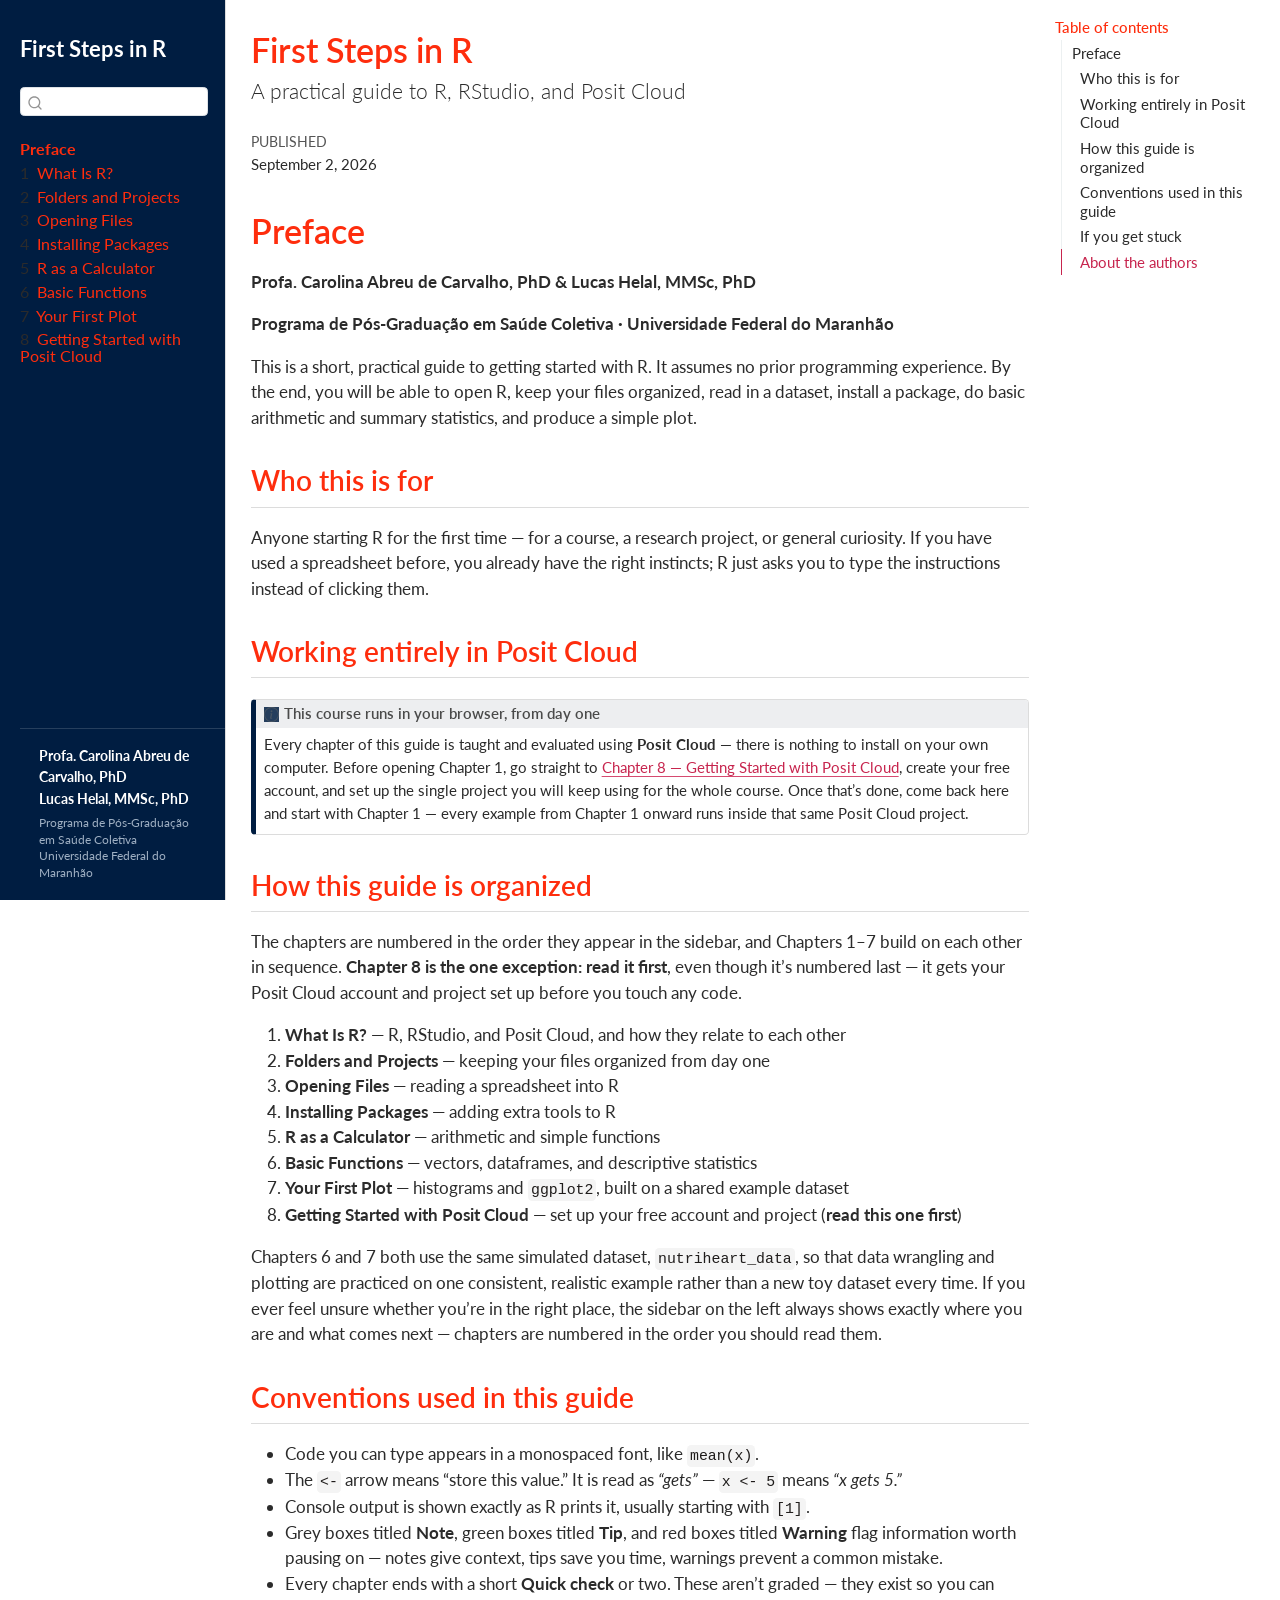
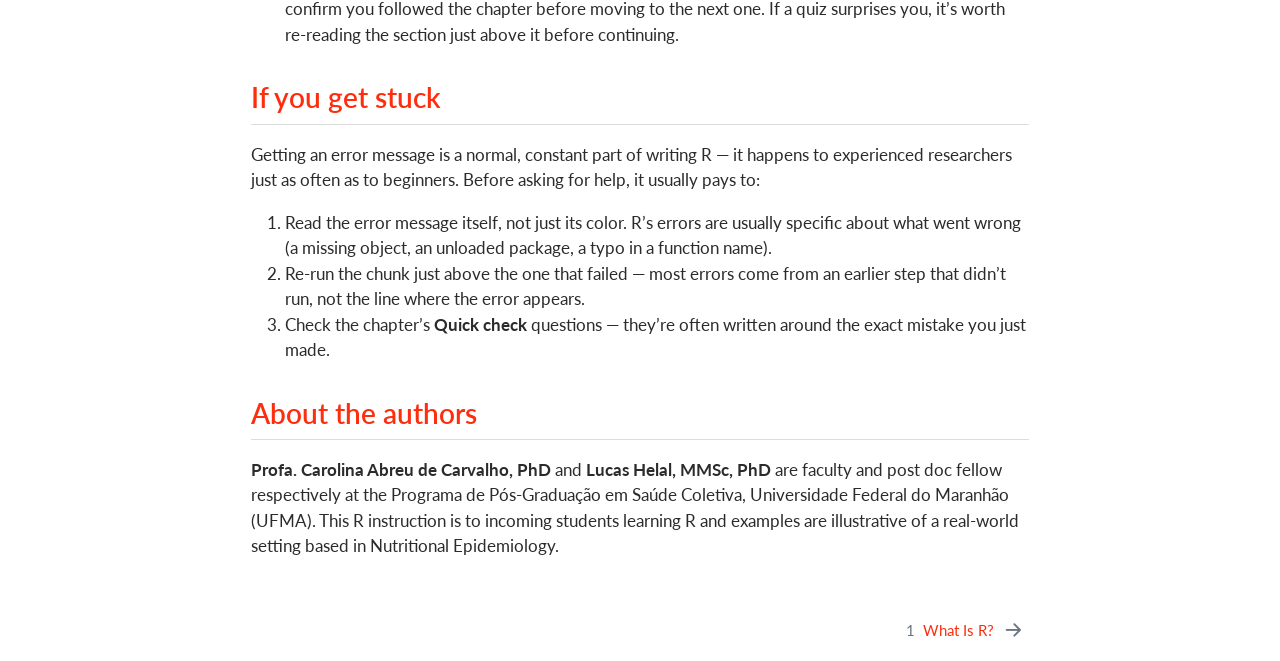
<file: docs/index.html>
<!DOCTYPE html>
<html xmlns="http://www.w3.org/1999/xhtml" lang="en" xml:lang="en"><head>

<meta charset="utf-8">
<meta name="generator" content="quarto-1.10.18">

<meta name="viewport" content="width=device-width, initial-scale=1.0, user-scalable=yes">

<meta name="dcterms.date" content="2026-09-02">

<title>First Steps in R</title>
<style>
/* Default styles provided by pandoc.
** See https://pandoc.org/MANUAL.html#variables-for-html for config info.
*/
span.smallcaps{font-variant: small-caps;}
div.columns{display: flex; gap: 1.5em;}
div.column{flex: auto;}
@media screen {
div.columns{gap: min(4vw, 1.5em);}
div.column{overflow-x: auto;}
}
div.hanging-indent{margin-left: 1.5em; text-indent: -1.5em;}
ul.task-list{list-style: none;}
ul.task-list li input[type="checkbox"] {
  width: 0.8em;
  margin: 0 0.8em 0.2em -1em; /* quarto-specific, see https://github.com/quarto-dev/quarto-cli/issues/4556 */ 
  vertical-align: middle;
}
</style>


<script src="site_libs/quarto-nav/quarto-nav.js"></script>
<script src="site_libs/quarto-nav/headroom.min.js"></script>
<script src="site_libs/clipboard/clipboard.min.js"></script>
<script src="site_libs/quarto-search/autocomplete.umd.js"></script>
<script src="site_libs/quarto-search/fuse.min.js"></script>
<script src="site_libs/quarto-search/quarto-search.js"></script>
<meta name="quarto:offset" content="./">
<link href="./01-what-is-r.html" rel="next">
<script src="site_libs/quarto-html/quarto.js" type="module"></script>
<script src="site_libs/quarto-html/tabsets/tabsets.js" type="module"></script>
<script src="site_libs/quarto-html/popper.min.js"></script>
<script src="site_libs/quarto-html/tippy.umd.min.js"></script>
<script src="site_libs/quarto-html/anchor.min.js"></script>
<link href="site_libs/quarto-html/tippy.css" rel="stylesheet">
<link href="site_libs/quarto-html/quarto-syntax-highlighting-3eb597036da341c70c29541d6edf80e9.css" rel="stylesheet" id="quarto-text-highlighting-styles">
<script src="site_libs/bootstrap/bootstrap.min.js"></script>
<link href="site_libs/bootstrap/bootstrap-icons.css" rel="stylesheet">
<link href="site_libs/bootstrap/bootstrap-fb699e119766c5307384d4a9fedd9ae5.min.css" rel="stylesheet" append-hash="true" id="quarto-bootstrap" data-mode="light">
<script id="quarto-search-options" type="application/json">{
  "location": "sidebar",
  "copy-button": false,
  "collapse-after": 3,
  "panel-placement": "start",
  "type": "textbox",
  "limit": 50,
  "keyboard-shortcut": [
    "f",
    "/",
    "s"
  ],
  "show-item-context": false,
  "language": {
    "search-no-results-text": "No results",
    "search-matching-documents-text": "matching documents",
    "search-copy-link-title": "Copy link to search",
    "search-hide-matches-text": "Hide additional matches",
    "search-more-match-text": "more match in this document",
    "search-more-matches-text": "more matches in this document",
    "search-clear-button-title": "Clear",
    "search-text-placeholder": "",
    "search-detached-cancel-button-title": "Cancel",
    "search-submit-button-title": "Submit",
    "search-label": "Search"
  }
}</script>


</head>

<body class="nav-sidebar docked quarto-light">

<div id="quarto-search-results"></div>
  <header id="quarto-header" class="headroom fixed-top">
  <nav class="quarto-secondary-nav">
    <div class="container-fluid d-flex">
      <button type="button" class="quarto-btn-toggle btn" data-bs-toggle="collapse" role="button" data-bs-target=".quarto-sidebar-collapse-item" aria-controls="quarto-sidebar" aria-expanded="false" aria-label="Toggle sidebar navigation" onclick="if (window.quartoToggleHeadroom) { window.quartoToggleHeadroom(); }">
        <i class="bi bi-layout-text-sidebar-reverse"></i>
      </button>
        <nav class="quarto-page-breadcrumbs" aria-label="breadcrumb"><ol class="breadcrumb"><li class="breadcrumb-item"><a href="./index.html">Preface</a></li></ol></nav>
        <a class="flex-grow-1" role="navigation" data-bs-toggle="collapse" data-bs-target=".quarto-sidebar-collapse-item" aria-controls="quarto-sidebar" aria-expanded="false" aria-label="Toggle sidebar navigation" onclick="if (window.quartoToggleHeadroom) { window.quartoToggleHeadroom(); }">      
        </a>
      <button type="button" class="btn quarto-search-button" aria-label="Search" onclick="window.quartoOpenSearch();">
        <i class="bi bi-search"></i>
      </button>
    </div>
  </nav>
</header>
<!-- content -->
<div id="quarto-content" class="quarto-container page-columns page-rows-contents page-layout-article">
<!-- sidebar -->
  <nav id="quarto-sidebar" class="sidebar collapse collapse-horizontal quarto-sidebar-collapse-item sidebar-navigation docked overflow-auto">
    <div class="pt-lg-2 mt-2 text-left sidebar-header">
    <div class="sidebar-title mb-0 py-0">
      <a href="./">First Steps in R</a> 
    </div>
      </div>
        <div class="mt-2 flex-shrink-0 align-items-center">
        <div class="sidebar-search">
        <div id="quarto-search" class="" title="Search"></div>
        </div>
        </div>
    <div class="sidebar-menu-container"> 
    <ul class="list-unstyled mt-1">
        <li class="sidebar-item">
  <div class="sidebar-item-container"> 
  <a href="./index.html" class="sidebar-item-text sidebar-link active">
 <span class="menu-text">Preface</span></a>
  </div>
</li>
        <li class="sidebar-item">
  <div class="sidebar-item-container"> 
  <a href="./01-what-is-r.html" class="sidebar-item-text sidebar-link">
 <span class="menu-text"><span class="chapter-number">1</span>&nbsp; <span class="chapter-title">What Is R?</span></span></a>
  </div>
</li>
        <li class="sidebar-item">
  <div class="sidebar-item-container"> 
  <a href="./02-folders.html" class="sidebar-item-text sidebar-link">
 <span class="menu-text"><span class="chapter-number">2</span>&nbsp; <span class="chapter-title">Folders and Projects</span></span></a>
  </div>
</li>
        <li class="sidebar-item">
  <div class="sidebar-item-container"> 
  <a href="./03-open-files.html" class="sidebar-item-text sidebar-link">
 <span class="menu-text"><span class="chapter-number">3</span>&nbsp; <span class="chapter-title">Opening Files</span></span></a>
  </div>
</li>
        <li class="sidebar-item">
  <div class="sidebar-item-container"> 
  <a href="./04-packages.html" class="sidebar-item-text sidebar-link">
 <span class="menu-text"><span class="chapter-number">4</span>&nbsp; <span class="chapter-title">Installing Packages</span></span></a>
  </div>
</li>
        <li class="sidebar-item">
  <div class="sidebar-item-container"> 
  <a href="./05-calculator.html" class="sidebar-item-text sidebar-link">
 <span class="menu-text"><span class="chapter-number">5</span>&nbsp; <span class="chapter-title">R as a Calculator</span></span></a>
  </div>
</li>
        <li class="sidebar-item">
  <div class="sidebar-item-container"> 
  <a href="./06-functions.html" class="sidebar-item-text sidebar-link">
 <span class="menu-text"><span class="chapter-number">6</span>&nbsp; <span class="chapter-title">Basic Functions</span></span></a>
  </div>
</li>
        <li class="sidebar-item">
  <div class="sidebar-item-container"> 
  <a href="./07-plot.html" class="sidebar-item-text sidebar-link">
 <span class="menu-text"><span class="chapter-number">7</span>&nbsp; <span class="chapter-title">Your First Plot</span></span></a>
  </div>
</li>
        <li class="sidebar-item">
  <div class="sidebar-item-container"> 
  <a href="./08-posit-cloud.html" class="sidebar-item-text sidebar-link">
 <span class="menu-text"><span class="chapter-number">8</span>&nbsp; <span class="chapter-title">Getting Started with Posit Cloud</span></span></a>
  </div>
</li>
    </ul>
    </div>
</nav>
<div id="quarto-sidebar-glass" class="quarto-sidebar-collapse-item" data-bs-toggle="collapse" data-bs-target=".quarto-sidebar-collapse-item"></div>
<!-- margin-sidebar -->
    <div id="quarto-margin-sidebar" class="sidebar margin-sidebar">
        <nav id="TOC" role="doc-toc" class="toc-active">
    <h2 id="toc-title">Table of contents</h2>
   
  <ul>
  <li><a href="#preface" id="toc-preface" class="nav-link active" data-scroll-target="#preface">Preface</a>
  <ul class="collapse">
  <li><a href="#who-this-is-for" id="toc-who-this-is-for" class="nav-link" data-scroll-target="#who-this-is-for">Who this is for</a></li>
  <li><a href="#working-entirely-in-posit-cloud" id="toc-working-entirely-in-posit-cloud" class="nav-link" data-scroll-target="#working-entirely-in-posit-cloud">Working entirely in Posit Cloud</a></li>
  <li><a href="#how-this-guide-is-organized" id="toc-how-this-guide-is-organized" class="nav-link" data-scroll-target="#how-this-guide-is-organized">How this guide is organized</a></li>
  <li><a href="#conventions-used-in-this-guide" id="toc-conventions-used-in-this-guide" class="nav-link" data-scroll-target="#conventions-used-in-this-guide">Conventions used in this guide</a></li>
  <li><a href="#if-you-get-stuck" id="toc-if-you-get-stuck" class="nav-link" data-scroll-target="#if-you-get-stuck">If you get stuck</a></li>
  <li><a href="#about-the-authors" id="toc-about-the-authors" class="nav-link" data-scroll-target="#about-the-authors">About the authors</a></li>
  </ul></li>
  </ul>
</nav>
    </div>
<!-- main -->
<main class="content" id="quarto-document-content">

<header id="title-block-header" class="quarto-title-block default">
<div class="quarto-title">
<h1 class="title">First Steps in R</h1>
<p class="subtitle lead">A practical guide to R, RStudio, and Posit Cloud</p>
</div>



<div class="quarto-title-meta">

    
    <div>
    <div class="quarto-title-meta-heading">Published</div>
    <div class="quarto-title-meta-contents">
      <p class="date">September 2, 2026</p>
    </div>
  </div>
  
    
  </div>
  


</header>


<section id="preface" class="level1 unnumbered">
<h1 class="unnumbered">Preface</h1>
<p><strong>Profa. Carolina Abreu de Carvalho, PhD &amp; Lucas Helal, MMSc, PhD</strong></p>
<p><strong>Programa de Pós-Graduação em Saúde Coletiva · Universidade Federal do Maranhão</strong></p>
<p>This is a short, practical guide to getting started with R. It assumes no prior programming experience. By the end, you will be able to open R, keep your files organized, read in a dataset, install a package, do basic arithmetic and summary statistics, and produce a simple plot.</p>
<section id="who-this-is-for" class="level2">
<h2 class="anchored" data-anchor-id="who-this-is-for">Who this is for</h2>
<p>Anyone starting R for the first time — for a course, a research project, or general curiosity. If you have used a spreadsheet before, you already have the right instincts; R just asks you to type the instructions instead of clicking them.</p>
</section>
<section id="working-entirely-in-posit-cloud" class="level2">
<h2 class="anchored" data-anchor-id="working-entirely-in-posit-cloud">Working entirely in Posit Cloud</h2>
<div class="callout callout-style-default callout-note callout-titled">
<div class="callout-header d-flex align-content-center">
<div class="callout-icon-container">
<i class="callout-icon"></i>
</div>
<div class="callout-title-container flex-fill">
<span class="screen-reader-only">Note</span>This course runs in your browser, from day one
</div>
</div>
<div class="callout-body-container callout-body">
<p>Every chapter of this guide is taught and evaluated using <strong>Posit Cloud</strong> — there is nothing to install on your own computer. Before opening Chapter 1, go straight to <strong><a href="./08-posit-cloud.html">Chapter 8 — Getting Started with Posit Cloud</a></strong>, create your free account, and set up the single project you will keep using for the whole course. Once that’s done, come back here and start with Chapter 1 — every example from Chapter 1 onward runs inside that same Posit Cloud project.</p>
</div>
</div>
</section>
<section id="how-this-guide-is-organized" class="level2">
<h2 class="anchored" data-anchor-id="how-this-guide-is-organized">How this guide is organized</h2>
<p>The chapters are numbered in the order they appear in the sidebar, and Chapters 1–7 build on each other in sequence. <strong>Chapter 8 is the one exception: read it first</strong>, even though it’s numbered last — it gets your Posit Cloud account and project set up before you touch any code.</p>
<ol type="1">
<li><strong>What Is R?</strong> — R, RStudio, and Posit Cloud, and how they relate to each other</li>
<li><strong>Folders and Projects</strong> — keeping your files organized from day one</li>
<li><strong>Opening Files</strong> — reading a spreadsheet into R</li>
<li><strong>Installing Packages</strong> — adding extra tools to R</li>
<li><strong>R as a Calculator</strong> — arithmetic and simple functions</li>
<li><strong>Basic Functions</strong> — vectors, dataframes, and descriptive statistics</li>
<li><strong>Your First Plot</strong> — histograms and <code>ggplot2</code>, built on a shared example dataset</li>
<li><strong>Getting Started with Posit Cloud</strong> — set up your free account and project (<strong>read this one first</strong>)</li>
</ol>
<p>Chapters 6 and 7 both use the same simulated dataset, <code>nutriheart_data</code>, so that data wrangling and plotting are practiced on one consistent, realistic example rather than a new toy dataset every time. If you ever feel unsure whether you’re in the right place, the sidebar on the left always shows exactly where you are and what comes next — chapters are numbered in the order you should read them.</p>
</section>
<section id="conventions-used-in-this-guide" class="level2">
<h2 class="anchored" data-anchor-id="conventions-used-in-this-guide">Conventions used in this guide</h2>
<ul>
<li>Code you can type appears in a monospaced font, like <code>mean(x)</code>.</li>
<li>The <code>&lt;-</code> arrow means “store this value.” It is read as <em>“gets”</em> — <code>x &lt;- 5</code> means <em>“x gets 5.”</em></li>
<li>Console output is shown exactly as R prints it, usually starting with <code>[1]</code>.</li>
<li>Grey boxes titled <strong>Note</strong>, green boxes titled <strong>Tip</strong>, and red boxes titled <strong>Warning</strong> flag information worth pausing on — notes give context, tips save you time, warnings prevent a common mistake.</li>
<li>Every chapter ends with a short <strong>Quick check</strong> or two. These aren’t graded — they exist so you can confirm you followed the chapter before moving to the next one. If a quiz surprises you, it’s worth re-reading the section just above it before continuing.</li>
</ul>
</section>
<section id="if-you-get-stuck" class="level2">
<h2 class="anchored" data-anchor-id="if-you-get-stuck">If you get stuck</h2>
<p>Getting an error message is a normal, constant part of writing R — it happens to experienced researchers just as often as to beginners. Before asking for help, it usually pays to:</p>
<ol type="1">
<li>Read the error message itself, not just its color. R’s errors are usually specific about what went wrong (a missing object, an unloaded package, a typo in a function name).</li>
<li>Re-run the chunk just above the one that failed — most errors come from an earlier step that didn’t run, not the line where the error appears.</li>
<li>Check the chapter’s <strong>Quick check</strong> questions — they’re often written around the exact mistake you just made.</li>
</ol>
</section>
<section id="about-the-authors" class="level2">
<h2 class="anchored" data-anchor-id="about-the-authors">About the authors</h2>
<p><strong>Profa. Carolina Abreu de Carvalho, PhD</strong> and <strong>Lucas Helal, MMSc, PhD</strong> are faculty and post doc fellow respectively at the Programa de Pós-Graduação em Saúde Coletiva, Universidade Federal do Maranhão (UFMA). This R instruction is to incoming students learning R and examples are illustrative of a real-world setting based in Nutritional Epidemiology.</p>


</section>
</section>

</main> <!-- /main -->
<script>
document.addEventListener("DOMContentLoaded", function () {

  /* ---- collapsible folder tree ---- */
  document.querySelectorAll(".tree-box .node.folder").forEach(function (node) {
    node.addEventListener("click", function () {
      node.parentElement.classList.toggle("closed");
    });
  });

  /* ---- safe arithmetic calculator ---- */
  function safeEval(expr) {
    var allowed = /^[0-9+\-*/^().\s,a-z]*$/i;
    if (!allowed.test(expr)) throw new Error("bad characters");
    var cleaned = expr.replace(/(sqrt|abs|round|floor|ceiling|log|exp)/gi, function (m) {
      return "__" + m.toLowerCase() + "__";
    });
    if (/[a-z]/i.test(cleaned.replace(/__(sqrt|abs|round|floor|ceiling|log|exp)__/gi, ""))) {
      throw new Error("unknown symbol");
    }
    var js = cleaned
      .replace(/__sqrt__/g, "Math.sqrt")
      .replace(/__abs__/g, "Math.abs")
      .replace(/__floor__/g, "Math.floor")
      .replace(/__ceiling__/g, "Math.ceil")
      .replace(/__log__/g, "Math.log")
      .replace(/__exp__/g, "Math.exp")
      .replace(/__round__\(([^,]+),\s*([^)]+)\)/g, "roundTo($1,$2)")
      .replace(/__round__\(([^)]+)\)/g, "Math.round($1)")
      .replace(/\^/g, "**");
    var roundTo = function (x, n) { return Math.round(x * Math.pow(10, n)) / Math.pow(10, n); };
    var fn = new Function("roundTo", "return (" + js + ");");
    var result = fn(roundTo);
    if (typeof result !== "number" || !isFinite(result)) throw new Error("not a number");
    return Math.round(result * 1e6) / 1e6;
  }

  var calcInput = document.getElementById("calcInput");
  var calcOut = document.getElementById("calcOut");
  var calcRun = document.getElementById("calcRun");
  if (calcInput) {
    function runCalc() {
      var expr = calcInput.value.trim();
      if (!expr) return;
      var l1 = document.createElement("div");
      l1.innerHTML = '<span class="prompt">&gt;</span> ' + expr.replace(/</g, "&lt;");
      var l2 = document.createElement("div");
      try {
        var r = safeEval(expr);
        l2.innerHTML = '<span class="ans">[1] ' + r + "</span>";
      } catch (e) {
        l2.innerHTML = '<span class="err">Error: could not evaluate that expression</span>';
      }
      calcOut.innerHTML = "";
      calcOut.appendChild(l1);
      calcOut.appendChild(l2);
    }
    calcRun.addEventListener("click", runCalc);
    calcInput.addEventListener("keydown", function (e) { if (e.key === "Enter") runCalc(); });
    document.querySelectorAll(".calc-box .example").forEach(function (ex) {
      ex.addEventListener("click", function () {
        calcInput.value = ex.getAttribute("data-expr");
        runCalc();
      });
    });
  }

  /* ---- function finder ---- */
  var matcherData = {
    avg:   { label: "mean()",    code: "mean(ages)\n[1] 32.71" },
    rows:  { label: "head()",    code: "head(my_data)\n# shows the first 6 rows" },
    count: { label: "length()",  code: "length(ages)\n[1] 7" },
    shape: { label: "str()",     code: "str(ages)\n num [1:7] 21 34 19 45 30 28 52" },
    range: { label: "min() / max()", code: "min(ages); max(ages)\n[1] 19\n[1] 52" }
  };
  var matcherSelect = document.getElementById("matcherSelect");
  if (matcherSelect) {
    var out = document.getElementById("matcherOut");
    matcherSelect.addEventListener("change", function () {
      var v = matcherSelect.value;
      if (!v) { out.classList.remove("show"); return; }
      out.textContent = matcherData[v].label + "\n\n" + matcherData[v].code;
      out.classList.add("show");
    });
  }

  /* ---- quizzes ---- */
  document.querySelectorAll(".quiz-box").forEach(function (quiz) {
    var opts = quiz.querySelectorAll(".opt");
    var fb = quiz.querySelector(".fb");
    opts.forEach(function (opt) {
      opt.addEventListener("click", function () {
        opts.forEach(function (o) { o.classList.remove("correct", "wrong"); });
        var correct = opt.getAttribute("data-correct") === "true";
        opt.classList.add(correct ? "correct" : "wrong");
        if (!correct) {
          opts.forEach(function (o) { if (o.getAttribute("data-correct") === "true") o.classList.add("correct"); });
        }
        fb.textContent = correct ? "Correct." : "Not quite — the right answer is highlighted above.";
        fb.classList.add("show");
      });
    });
  });

  /* ---- histogram bin demo ---- */
  var svg = document.getElementById("histSvg");
  if (svg) {
    function makeBins(n) {
      var arr = [];
      for (var i = 0; i < n; i++) {
        var x = (i / (n - 1)) * 2 - 1;
        var h = Math.max(6, Math.round(100 * Math.exp(-x * x * 2) + 10 * Math.sin(i * 1.7)));
        arr.push(h);
      }
      return arr;
    }
    function drawHist(n) {
      var heights = makeBins(n);
      var W = 560, H = 240, padB = 28, padT = 8, padX = 16, gap = 5;
      var max = Math.max.apply(null, heights);
      var barW = (W - padX * 2 - gap * (n - 1)) / n;
      var bars = "";
      heights.forEach(function (h, i) {
        var barH = (h / max) * (H - padT - padB);
        var x = padX + i * (barW + gap);
        var y = H - padB - barH;
        bars += '<rect x="' + x + '" y="' + y + '" width="' + barW + '" height="' + barH +
          '" fill="#001D41"></rect>';
      });
      svg.innerHTML = '<line x1="' + padX + '" y1="' + (H - padB) + '" x2="' + (W - padX) + '" y2="' + (H - padB) +
        '" stroke="#ccc" stroke-width="1"/>' + bars;
    }
    drawHist(8);
    document.querySelectorAll(".plot-box .bins button").forEach(function (btn) {
      btn.addEventListener("click", function () {
        document.querySelectorAll(".plot-box .bins button").forEach(function (b) { b.classList.remove("active"); });
        btn.classList.add("active");
        drawHist(parseInt(btn.getAttribute("data-bins"), 10));
      });
    });
  }

  /* ---- sidebar authorship footer ---- */
  (function () {
    var sidebar = document.getElementById("quarto-sidebar");
    if (!sidebar) return;
    var footer = document.createElement("div");
    footer.className = "sidebar-authors";
    footer.innerHTML =
      '<div class="sidebar-authors-names">' +
        '<span>Profa. Carolina Abreu de Carvalho, PhD</span>' +
        '<span>Lucas Helal, MMSc, PhD</span>' +
      '</div>' +
      '<div class="sidebar-authors-affil">' +
        'Programa de P\u00f3s-Gradua\u00e7\u00e3o em Sa\u00fade Coletiva<br>' +
        'Universidade Federal do Maranh\u00e3o' +
      '</div>';
    sidebar.appendChild(footer);
  })();

});
</script>
<script id="quarto-html-after-body" type="application/javascript">
  window.document.addEventListener("DOMContentLoaded", function (event) {
    const icon = "";
    const anchorJS = new window.AnchorJS();
    anchorJS.options = {
      placement: 'right',
      icon: icon
    };
    anchorJS.add('.anchored');
    const isCodeAnnotation = (el) => {
      for (const clz of el.classList) {
        if (clz.startsWith('code-annotation-')) {                     
          return true;
        }
      }
      return false;
    }
    const onCopySuccess = function(e) {
      // button target
      const button = e.trigger;
      // don't keep focus
      button.blur();
      // flash "checked"
      button.classList.add('code-copy-button-checked');
      var currentTitle = button.getAttribute("title");
      button.setAttribute("title", "Copied!");
      let tooltip;
      if (window.bootstrap) {
        button.setAttribute("data-bs-toggle", "tooltip");
        button.setAttribute("data-bs-placement", "left");
        button.setAttribute("data-bs-title", "Copied!");
        tooltip = new bootstrap.Tooltip(button, 
          { trigger: "manual", 
            customClass: "code-copy-button-tooltip",
            offset: [0, -8]});
        tooltip.show();    
      }
      setTimeout(function() {
        if (tooltip) {
          tooltip.hide();
          button.removeAttribute("data-bs-title");
          button.removeAttribute("data-bs-toggle");
          button.removeAttribute("data-bs-placement");
        }
        button.setAttribute("title", currentTitle);
        button.classList.remove('code-copy-button-checked');
      }, 1000);
      // clear code selection
      e.clearSelection();
    }
    const getTextToCopy = function(trigger) {
      const outerScaffold = trigger.parentElement.cloneNode(true);
      const codeEl = outerScaffold.querySelector('code');
      for (const childEl of codeEl.children) {
        if (isCodeAnnotation(childEl)) {
          childEl.remove();
        }
      }
      return codeEl.innerText;
    }
    const clipboard = new window.ClipboardJS('.code-copy-button:not([data-in-quarto-modal])', {
      text: getTextToCopy
    });
    clipboard.on('success', onCopySuccess);
    if (window.document.getElementById('quarto-embedded-source-code-modal')) {
      const clipboardModal = new window.ClipboardJS('.code-copy-button[data-in-quarto-modal]', {
        text: getTextToCopy,
        container: window.document.getElementById('quarto-embedded-source-code-modal')
      });
      clipboardModal.on('success', onCopySuccess);
    }
      var localhostRegex = new RegExp(/^(?:http|https):\/\/localhost\:?[0-9]*\//);
      var mailtoRegex = new RegExp(/^mailto:/);
        var filterRegex = new RegExp('/' + window.location.host + '/');
      var isInternal = (href) => {
          return filterRegex.test(href) || localhostRegex.test(href) || mailtoRegex.test(href);
      }
      // Inspect non-navigation links and adorn them if external
     var links = window.document.querySelectorAll('a[href]:not(.nav-link):not(.navbar-brand):not(.toc-action):not(.sidebar-link):not(.sidebar-item-toggle):not(.pagination-link):not(.no-external):not([aria-hidden]):not(.dropdown-item):not(.quarto-navigation-tool):not(.about-link)');
      for (var i=0; i<links.length; i++) {
        const link = links[i];
        if (!isInternal(link.href)) {
          // undo the damage that might have been done by quarto-nav.js in the case of
          // links that we want to consider external
          if (link.dataset.originalHref !== undefined) {
            link.href = link.dataset.originalHref;
          }
        }
      }
    function tippyHover(el, contentFn, onTriggerFn, onUntriggerFn) {
      const config = {
        allowHTML: true,
        maxWidth: 500,
        delay: 100,
        arrow: false,
        appendTo: function(el) {
            return el.parentElement;
        },
        interactive: true,
        interactiveBorder: 10,
        theme: 'quarto',
        placement: 'bottom-start',
      };
      if (contentFn) {
        config.content = contentFn;
      }
      if (onTriggerFn) {
        config.onTrigger = onTriggerFn;
      }
      if (onUntriggerFn) {
        config.onUntrigger = onUntriggerFn;
      }
      window.tippy(el, config); 
    }
    const noterefs = window.document.querySelectorAll('a[role="doc-noteref"]');
    for (var i=0; i<noterefs.length; i++) {
      const ref = noterefs[i];
      tippyHover(ref, function() {
        // use id or data attribute instead here
        let href = ref.getAttribute('data-footnote-href') || ref.getAttribute('href');
        try { href = new URL(href).hash; } catch {}
        const id = href.replace(/^#\/?/, "");
        const note = window.document.getElementById(id);
        if (note) {
          return note.innerHTML;
        } else {
          return "";
        }
      });
    }
    const xrefs = window.document.querySelectorAll('a.quarto-xref');
    const processXRef = (id, note) => {
      // Strip column container classes
      const stripColumnClz = (el) => {
        el.classList.remove("page-full", "page-columns");
        if (el.children) {
          for (const child of el.children) {
            stripColumnClz(child);
          }
        }
      }
      stripColumnClz(note)
      if (id === null || id.startsWith('sec-')) {
        // Special case sections, only their first couple elements
        const container = document.createElement("div");
        if (note.children && note.children.length > 2) {
          container.appendChild(note.children[0].cloneNode(true));
          for (let i = 1; i < note.children.length; i++) {
            const child = note.children[i];
            if (child.tagName === "P" && child.innerText === "") {
              continue;
            } else {
              container.appendChild(child.cloneNode(true));
              break;
            }
          }
          if (window.Quarto?.typesetMath) {
            window.Quarto.typesetMath(container);
          }
          return container.innerHTML
        } else {
          if (window.Quarto?.typesetMath) {
            window.Quarto.typesetMath(note);
          }
          return note.innerHTML;
        }
      } else {
        // Remove any anchor links if they are present
        const anchorLink = note.querySelector('a.anchorjs-link');
        if (anchorLink) {
          anchorLink.remove();
        }
        if (window.Quarto?.typesetMath) {
          window.Quarto.typesetMath(note);
        }
        if (note.classList.contains("callout")) {
          return note.outerHTML;
        } else {
          return note.innerHTML;
        }
      }
    }
    for (var i=0; i<xrefs.length; i++) {
      const xref = xrefs[i];
      tippyHover(xref, undefined, function(instance) {
        instance.disable();
        let url = xref.getAttribute('href');
        let hash = undefined; 
        if (url.startsWith('#')) {
          hash = url;
        } else {
          try { hash = new URL(url).hash; } catch {}
        }
        if (hash) {
          const id = hash.replace(/^#\/?/, "");
          const note = window.document.getElementById(id);
          if (note !== null) {
            try {
              const html = processXRef(id, note.cloneNode(true));
              instance.setContent(html);
            } finally {
              instance.enable();
              instance.show();
            }
          } else {
            // See if we can fetch this
            fetch(url.split('#')[0])
            .then(res => res.text())
            .then(html => {
              const parser = new DOMParser();
              const htmlDoc = parser.parseFromString(html, "text/html");
              const note = htmlDoc.getElementById(id);
              if (note !== null) {
                const html = processXRef(id, note);
                instance.setContent(html);
              } 
            }).finally(() => {
              instance.enable();
              instance.show();
            });
          }
        } else {
          // See if we can fetch a full url (with no hash to target)
          // This is a special case and we should probably do some content thinning / targeting
          fetch(url)
          .then(res => res.text())
          .then(html => {
            const parser = new DOMParser();
            const htmlDoc = parser.parseFromString(html, "text/html");
            const note = htmlDoc.querySelector('main.content');
            if (note !== null) {
              // This should only happen for chapter cross references
              // (since there is no id in the URL)
              // remove the first header
              if (note.children.length > 0 && note.children[0].tagName === "HEADER") {
                note.children[0].remove();
              }
              const html = processXRef(null, note);
              instance.setContent(html);
            } 
          }).finally(() => {
            instance.enable();
            instance.show();
          });
        }
      }, function(instance) {
      });
    }
        let selectedAnnoteEl;
        const selectorForAnnotation = ( cell, annotation) => {
          let cellAttr = 'data-code-cell="' + cell + '"';
          let lineAttr = 'data-code-annotation="' +  annotation + '"';
          const selector = 'span[' + cellAttr + '][' + lineAttr + ']';
          return selector;
        }
        const selectCodeLines = (annoteEl) => {
          const doc = window.document;
          const targetCell = annoteEl.getAttribute("data-target-cell");
          const targetAnnotation = annoteEl.getAttribute("data-target-annotation");
          const annoteSpan = window.document.querySelector(selectorForAnnotation(targetCell, targetAnnotation));
          const lines = annoteSpan.getAttribute("data-code-lines").split(",");
          const lineIds = lines.map((line) => {
            return targetCell + "-" + line;
          })
          let top = null;
          let height = null;
          let parent = null;
          if (lineIds.length > 0) {
              //compute the position of the single el (top and bottom and make a div)
              const el = window.document.getElementById(lineIds[0]);
              top = el.offsetTop;
              height = el.offsetHeight;
              parent = el.parentElement.parentElement;
            if (lineIds.length > 1) {
              const lastEl = window.document.getElementById(lineIds[lineIds.length - 1]);
              const bottom = lastEl.offsetTop + lastEl.offsetHeight;
              height = bottom - top;
            }
            if (top !== null && height !== null && parent !== null) {
              // cook up a div (if necessary) and position it 
              let div = window.document.getElementById("code-annotation-line-highlight");
              if (div === null) {
                div = window.document.createElement("div");
                div.setAttribute("id", "code-annotation-line-highlight");
                div.style.position = 'absolute';
                parent.appendChild(div);
              }
              div.style.top = top - 2 + "px";
              div.style.height = height + 4 + "px";
              div.style.left = 0;
              let gutterDiv = window.document.getElementById("code-annotation-line-highlight-gutter");
              if (gutterDiv === null) {
                gutterDiv = window.document.createElement("div");
                gutterDiv.setAttribute("id", "code-annotation-line-highlight-gutter");
                gutterDiv.style.position = 'absolute';
                const codeCell = window.document.getElementById(targetCell);
                const gutter = codeCell.querySelector('.code-annotation-gutter');
                gutter.appendChild(gutterDiv);
              }
              gutterDiv.style.top = top - 2 + "px";
              gutterDiv.style.height = height + 4 + "px";
            }
            selectedAnnoteEl = annoteEl;
          }
        };
        const unselectCodeLines = () => {
          const elementsIds = ["code-annotation-line-highlight", "code-annotation-line-highlight-gutter"];
          elementsIds.forEach((elId) => {
            const div = window.document.getElementById(elId);
            if (div) {
              div.remove();
            }
          });
          selectedAnnoteEl = undefined;
        };
          // Handle positioning of the toggle
      window.addEventListener(
        "resize",
        throttle(() => {
          elRect = undefined;
          if (selectedAnnoteEl) {
            selectCodeLines(selectedAnnoteEl);
          }
        }, 10)
      );
      function throttle(fn, ms) {
      let throttle = false;
      let timer;
        return (...args) => {
          if(!throttle) { // first call gets through
              fn.apply(this, args);
              throttle = true;
          } else { // all the others get throttled
              if(timer) clearTimeout(timer); // cancel #2
              timer = setTimeout(() => {
                fn.apply(this, args);
                timer = throttle = false;
              }, ms);
          }
        };
      }
        // Attach click handler to the DT
        const annoteDls = window.document.querySelectorAll('dt[data-target-cell]');
        for (const annoteDlNode of annoteDls) {
          annoteDlNode.addEventListener('click', (event) => {
            const clickedEl = event.target;
            if (clickedEl !== selectedAnnoteEl) {
              unselectCodeLines();
              const activeEl = window.document.querySelector('dt[data-target-cell].code-annotation-active');
              if (activeEl) {
                activeEl.classList.remove('code-annotation-active');
              }
              selectCodeLines(clickedEl);
              clickedEl.classList.add('code-annotation-active');
            } else {
              // Unselect the line
              unselectCodeLines();
              clickedEl.classList.remove('code-annotation-active');
            }
          });
        }
    const findCites = (el) => {
      const parentEl = el.parentElement;
      if (parentEl) {
        const cites = parentEl.dataset.cites;
        if (cites) {
          return {
            el,
            cites: cites.split(' ')
          };
        } else {
          return findCites(el.parentElement)
        }
      } else {
        return undefined;
      }
    };
    var bibliorefs = window.document.querySelectorAll('a[role="doc-biblioref"]');
    for (var i=0; i<bibliorefs.length; i++) {
      const ref = bibliorefs[i];
      const citeInfo = findCites(ref);
      if (citeInfo) {
        tippyHover(citeInfo.el, function() {
          var popup = window.document.createElement('div');
          citeInfo.cites.forEach(function(cite) {
            var citeDiv = window.document.createElement('div');
            citeDiv.classList.add('hanging-indent');
            citeDiv.classList.add('csl-entry');
            var biblioDiv = window.document.getElementById('ref-' + cite);
            if (biblioDiv) {
              citeDiv.innerHTML = biblioDiv.innerHTML;
            }
            popup.appendChild(citeDiv);
          });
          return popup.innerHTML;
        });
      }
    }
  });
  </script>
<nav class="page-navigation">
  <div class="nav-page nav-page-previous">
  </div>
  <div class="nav-page nav-page-next">
      <a href="./01-what-is-r.html" class="pagination-link" aria-label="What Is R?">
        <span class="nav-page-text"><span class="chapter-number">1</span>&nbsp; <span class="chapter-title">What Is R?</span></span> <i class="bi bi-arrow-right-short"></i>
      </a>
  </div>
</nav>
</div> <!-- /content -->




</body></html>
</file>
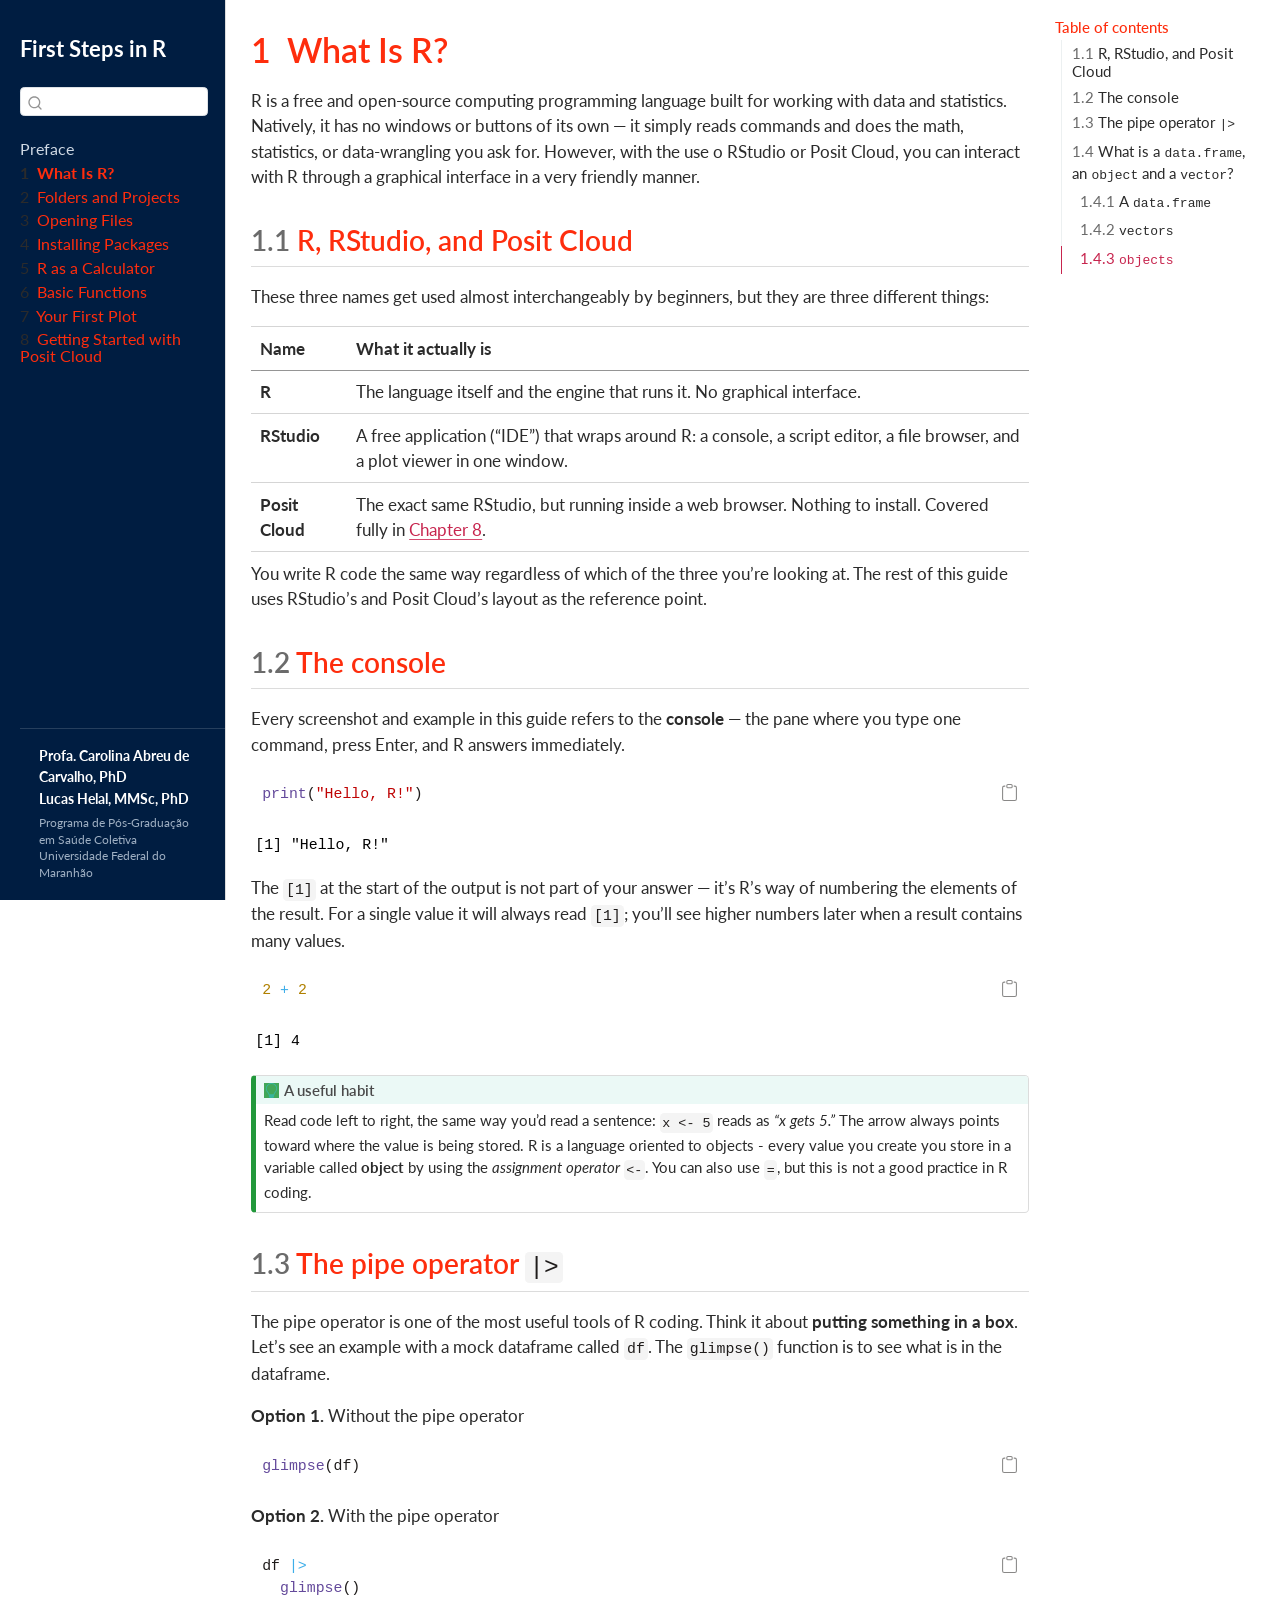
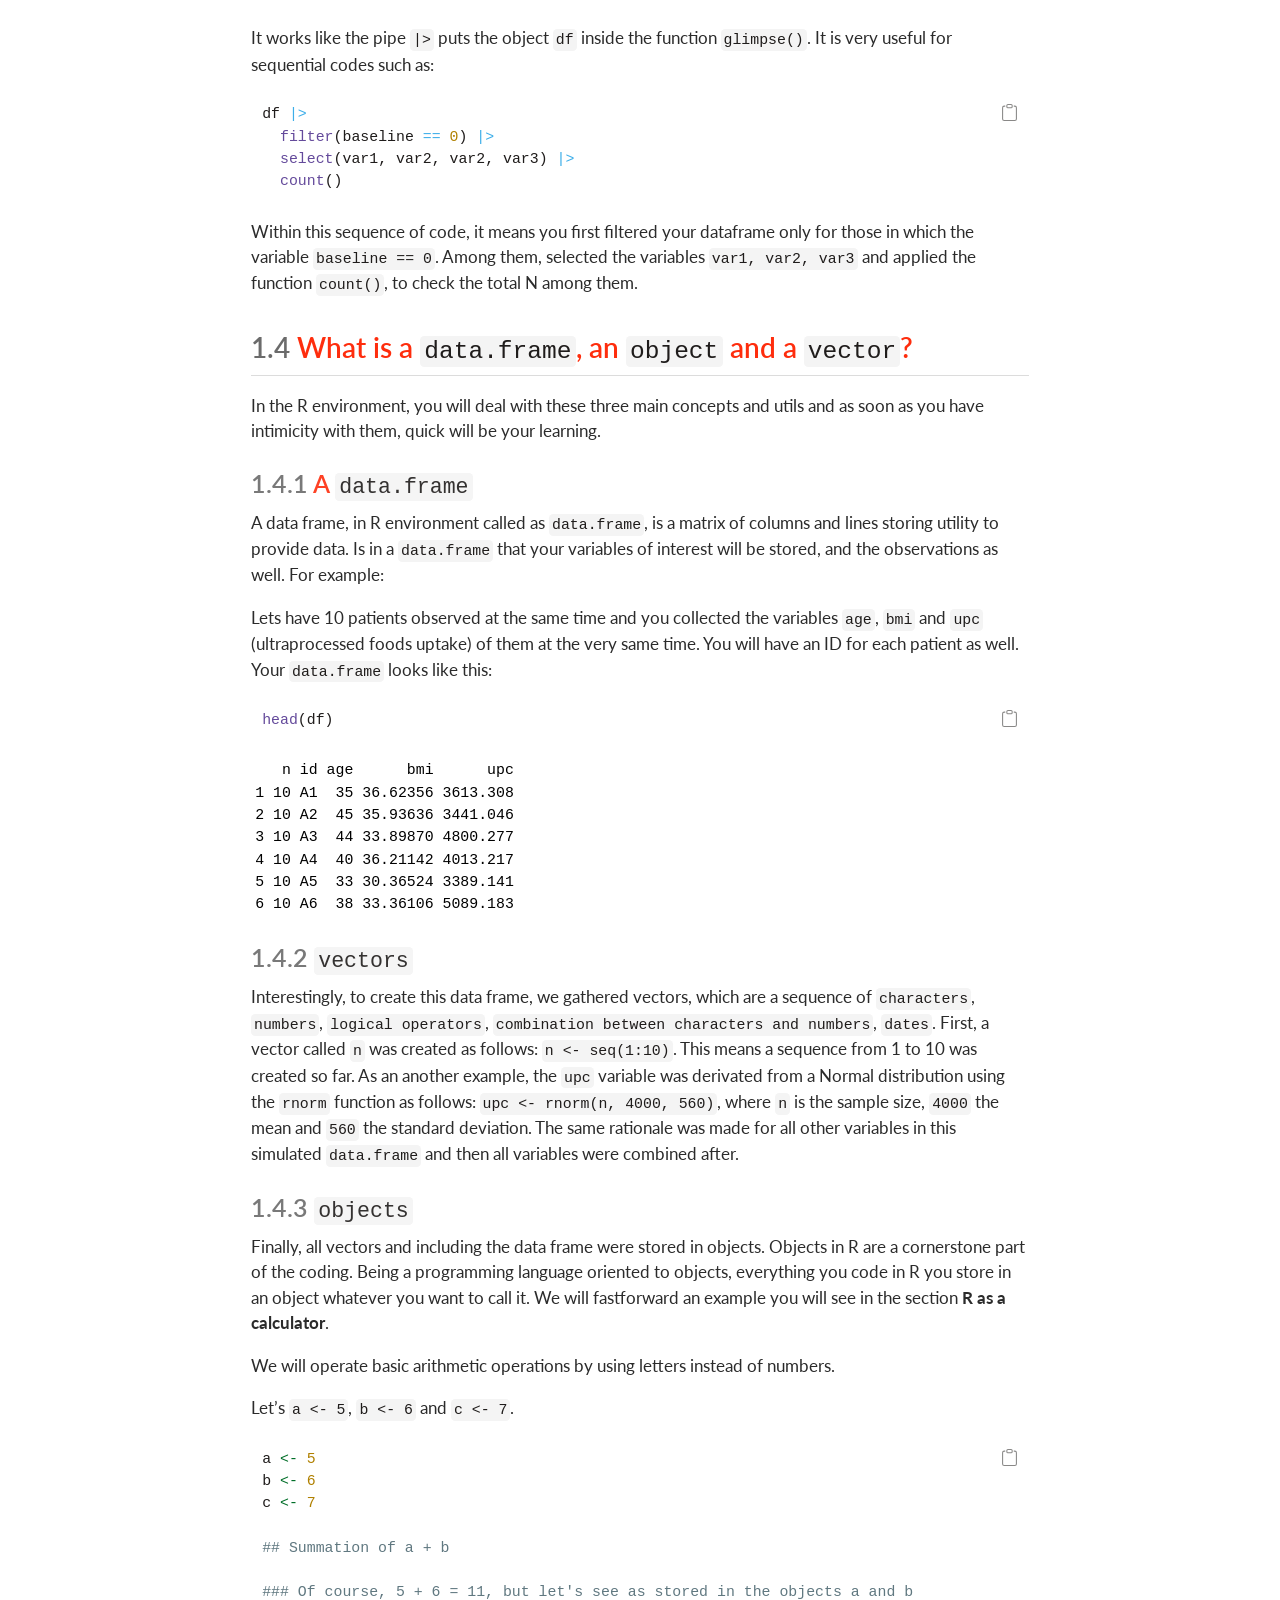
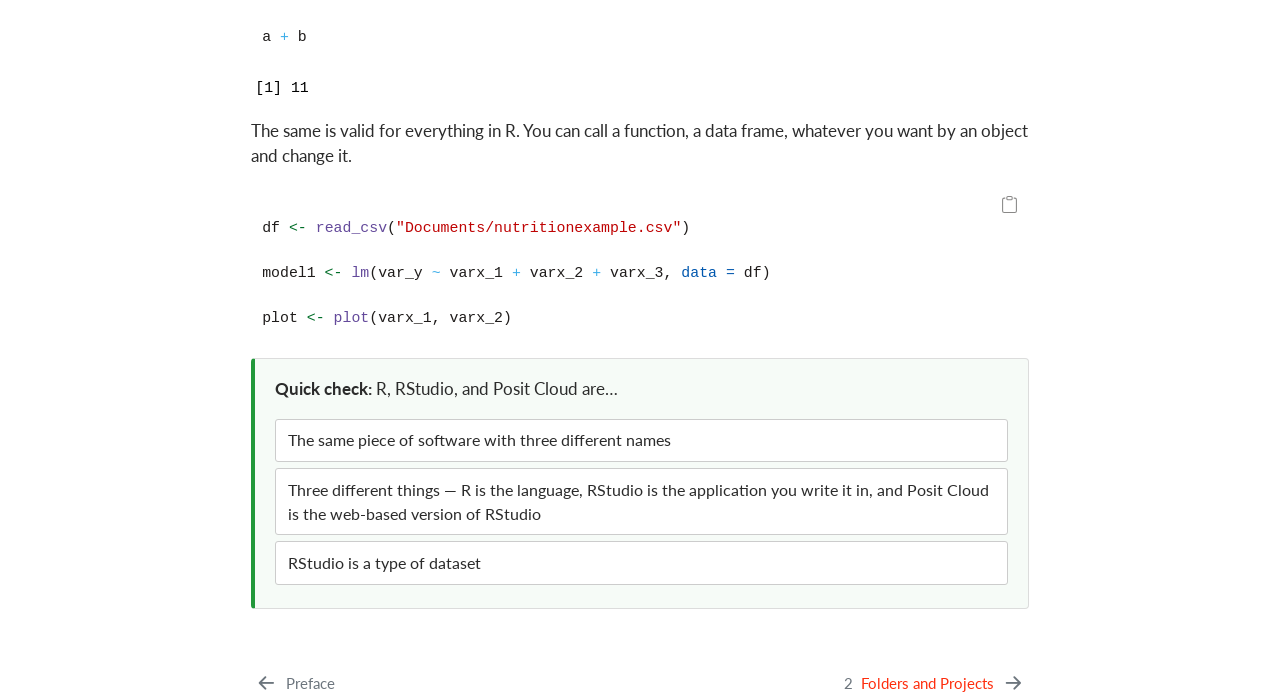
<file: docs/01-what-is-r.html>
<!DOCTYPE html>
<html xmlns="http://www.w3.org/1999/xhtml" lang="en" xml:lang="en"><head>

<meta charset="utf-8">
<meta name="generator" content="quarto-1.10.18">

<meta name="viewport" content="width=device-width, initial-scale=1.0, user-scalable=yes">


<title>1&nbsp; What Is R? – First Steps in R</title>
<style>
/* Default styles provided by pandoc.
** See https://pandoc.org/MANUAL.html#variables-for-html for config info.
*/
span.smallcaps{font-variant: small-caps;}
div.columns{display: flex; gap: 1.5em;}
div.column{flex: auto;}
@media screen {
div.columns{gap: min(4vw, 1.5em);}
div.column{overflow-x: auto;}
}
div.hanging-indent{margin-left: 1.5em; text-indent: -1.5em;}
ul.task-list{list-style: none;}
ul.task-list li input[type="checkbox"] {
  width: 0.8em;
  margin: 0 0.8em 0.2em -1em; /* quarto-specific, see https://github.com/quarto-dev/quarto-cli/issues/4556 */ 
  vertical-align: middle;
}
/* CSS for syntax highlighting */
html { -webkit-text-size-adjust: 100%; }
pre > code.sourceCode { white-space: pre; position: relative; }
pre > code.sourceCode > span { display: inline-block; line-height: 1.25; }
pre > code.sourceCode > span:empty { height: 1.2em; }
.sourceCode { overflow: visible; }
code.sourceCode > span { color: inherit; text-decoration: inherit; }
div.sourceCode { margin: 1em 0; }
pre.sourceCode { margin: 0; }
@media screen {
div.sourceCode { overflow: auto; }
}
@media print {
pre > code.sourceCode { white-space: pre-wrap; }
pre > code.sourceCode > span { text-indent: -5em; padding-left: 5em; }
}
pre.numberSource code
  { counter-reset: source-line 0; }
pre.numberSource code > span
  { position: relative; left: -4em; counter-increment: source-line; }
pre.numberSource code > span > a:first-child::before
  { content: counter(source-line);
    position: relative; left: -1em; text-align: right; vertical-align: baseline;
    border: none; display: inline-block;
    -webkit-touch-callout: none; -webkit-user-select: none;
    -khtml-user-select: none; -moz-user-select: none;
    -ms-user-select: none; user-select: none;
    padding: 0 4px; width: 4em;
  }
pre.numberSource { margin-left: 3em;  padding-left: 4px; }
div.sourceCode
  {   }
@media screen {
pre > code.sourceCode > span > a:first-child::before { text-decoration: underline; }
}
</style>


<script src="site_libs/quarto-nav/quarto-nav.js"></script>
<script src="site_libs/quarto-nav/headroom.min.js"></script>
<script src="site_libs/clipboard/clipboard.min.js"></script>
<script src="site_libs/quarto-search/autocomplete.umd.js"></script>
<script src="site_libs/quarto-search/fuse.min.js"></script>
<script src="site_libs/quarto-search/quarto-search.js"></script>
<meta name="quarto:offset" content="./">
<link href="./02-folders.html" rel="next">
<link href="./index.html" rel="prev">
<script src="site_libs/quarto-html/quarto.js" type="module"></script>
<script src="site_libs/quarto-html/tabsets/tabsets.js" type="module"></script>
<script src="site_libs/quarto-html/popper.min.js"></script>
<script src="site_libs/quarto-html/tippy.umd.min.js"></script>
<script src="site_libs/quarto-html/anchor.min.js"></script>
<link href="site_libs/quarto-html/tippy.css" rel="stylesheet">
<link href="site_libs/quarto-html/quarto-syntax-highlighting-3eb597036da341c70c29541d6edf80e9.css" rel="stylesheet" id="quarto-text-highlighting-styles">
<script src="site_libs/bootstrap/bootstrap.min.js"></script>
<link href="site_libs/bootstrap/bootstrap-icons.css" rel="stylesheet">
<link href="site_libs/bootstrap/bootstrap-fb699e119766c5307384d4a9fedd9ae5.min.css" rel="stylesheet" append-hash="true" id="quarto-bootstrap" data-mode="light">
<script id="quarto-search-options" type="application/json">{
  "location": "sidebar",
  "copy-button": false,
  "collapse-after": 3,
  "panel-placement": "start",
  "type": "textbox",
  "limit": 50,
  "keyboard-shortcut": [
    "f",
    "/",
    "s"
  ],
  "show-item-context": false,
  "language": {
    "search-no-results-text": "No results",
    "search-matching-documents-text": "matching documents",
    "search-copy-link-title": "Copy link to search",
    "search-hide-matches-text": "Hide additional matches",
    "search-more-match-text": "more match in this document",
    "search-more-matches-text": "more matches in this document",
    "search-clear-button-title": "Clear",
    "search-text-placeholder": "",
    "search-detached-cancel-button-title": "Cancel",
    "search-submit-button-title": "Submit",
    "search-label": "Search"
  }
}</script>


</head>

<body class="nav-sidebar docked quarto-light">

<div id="quarto-search-results"></div>
  <header id="quarto-header" class="headroom fixed-top">
  <nav class="quarto-secondary-nav">
    <div class="container-fluid d-flex">
      <button type="button" class="quarto-btn-toggle btn" data-bs-toggle="collapse" role="button" data-bs-target=".quarto-sidebar-collapse-item" aria-controls="quarto-sidebar" aria-expanded="false" aria-label="Toggle sidebar navigation" onclick="if (window.quartoToggleHeadroom) { window.quartoToggleHeadroom(); }">
        <i class="bi bi-layout-text-sidebar-reverse"></i>
      </button>
        <nav class="quarto-page-breadcrumbs" aria-label="breadcrumb"><ol class="breadcrumb"><li class="breadcrumb-item"><a href="./01-what-is-r.html"><span class="chapter-number">1</span>&nbsp; <span class="chapter-title">What Is R?</span></a></li></ol></nav>
        <a class="flex-grow-1" role="navigation" data-bs-toggle="collapse" data-bs-target=".quarto-sidebar-collapse-item" aria-controls="quarto-sidebar" aria-expanded="false" aria-label="Toggle sidebar navigation" onclick="if (window.quartoToggleHeadroom) { window.quartoToggleHeadroom(); }">      
        </a>
      <button type="button" class="btn quarto-search-button" aria-label="Search" onclick="window.quartoOpenSearch();">
        <i class="bi bi-search"></i>
      </button>
    </div>
  </nav>
</header>
<!-- content -->
<div id="quarto-content" class="quarto-container page-columns page-rows-contents page-layout-article">
<!-- sidebar -->
  <nav id="quarto-sidebar" class="sidebar collapse collapse-horizontal quarto-sidebar-collapse-item sidebar-navigation docked overflow-auto">
    <div class="pt-lg-2 mt-2 text-left sidebar-header">
    <div class="sidebar-title mb-0 py-0">
      <a href="./">First Steps in R</a> 
    </div>
      </div>
        <div class="mt-2 flex-shrink-0 align-items-center">
        <div class="sidebar-search">
        <div id="quarto-search" class="" title="Search"></div>
        </div>
        </div>
    <div class="sidebar-menu-container"> 
    <ul class="list-unstyled mt-1">
        <li class="sidebar-item">
  <div class="sidebar-item-container"> 
  <a href="./index.html" class="sidebar-item-text sidebar-link">
 <span class="menu-text">Preface</span></a>
  </div>
</li>
        <li class="sidebar-item">
  <div class="sidebar-item-container"> 
  <a href="./01-what-is-r.html" class="sidebar-item-text sidebar-link active">
 <span class="menu-text"><span class="chapter-number">1</span>&nbsp; <span class="chapter-title">What Is R?</span></span></a>
  </div>
</li>
        <li class="sidebar-item">
  <div class="sidebar-item-container"> 
  <a href="./02-folders.html" class="sidebar-item-text sidebar-link">
 <span class="menu-text"><span class="chapter-number">2</span>&nbsp; <span class="chapter-title">Folders and Projects</span></span></a>
  </div>
</li>
        <li class="sidebar-item">
  <div class="sidebar-item-container"> 
  <a href="./03-open-files.html" class="sidebar-item-text sidebar-link">
 <span class="menu-text"><span class="chapter-number">3</span>&nbsp; <span class="chapter-title">Opening Files</span></span></a>
  </div>
</li>
        <li class="sidebar-item">
  <div class="sidebar-item-container"> 
  <a href="./04-packages.html" class="sidebar-item-text sidebar-link">
 <span class="menu-text"><span class="chapter-number">4</span>&nbsp; <span class="chapter-title">Installing Packages</span></span></a>
  </div>
</li>
        <li class="sidebar-item">
  <div class="sidebar-item-container"> 
  <a href="./05-calculator.html" class="sidebar-item-text sidebar-link">
 <span class="menu-text"><span class="chapter-number">5</span>&nbsp; <span class="chapter-title">R as a Calculator</span></span></a>
  </div>
</li>
        <li class="sidebar-item">
  <div class="sidebar-item-container"> 
  <a href="./06-functions.html" class="sidebar-item-text sidebar-link">
 <span class="menu-text"><span class="chapter-number">6</span>&nbsp; <span class="chapter-title">Basic Functions</span></span></a>
  </div>
</li>
        <li class="sidebar-item">
  <div class="sidebar-item-container"> 
  <a href="./07-plot.html" class="sidebar-item-text sidebar-link">
 <span class="menu-text"><span class="chapter-number">7</span>&nbsp; <span class="chapter-title">Your First Plot</span></span></a>
  </div>
</li>
        <li class="sidebar-item">
  <div class="sidebar-item-container"> 
  <a href="./08-posit-cloud.html" class="sidebar-item-text sidebar-link">
 <span class="menu-text"><span class="chapter-number">8</span>&nbsp; <span class="chapter-title">Getting Started with Posit Cloud</span></span></a>
  </div>
</li>
    </ul>
    </div>
</nav>
<div id="quarto-sidebar-glass" class="quarto-sidebar-collapse-item" data-bs-toggle="collapse" data-bs-target=".quarto-sidebar-collapse-item"></div>
<!-- margin-sidebar -->
    <div id="quarto-margin-sidebar" class="sidebar margin-sidebar">
        <nav id="TOC" role="doc-toc" class="toc-active">
    <h2 id="toc-title">Table of contents</h2>
   
  <ul>
  <li><a href="#r-rstudio-and-posit-cloud" id="toc-r-rstudio-and-posit-cloud" class="nav-link active" data-scroll-target="#r-rstudio-and-posit-cloud"><span class="header-section-number">1.1</span> R, RStudio, and Posit Cloud</a></li>
  <li><a href="#the-console" id="toc-the-console" class="nav-link" data-scroll-target="#the-console"><span class="header-section-number">1.2</span> The console</a></li>
  <li><a href="#the-pipe-operator" id="toc-the-pipe-operator" class="nav-link" data-scroll-target="#the-pipe-operator"><span class="header-section-number">1.3</span> The pipe operator <code>|&gt;</code></a></li>
  <li><a href="#what-is-a-data.frame-an-object-and-a-vector" id="toc-what-is-a-data.frame-an-object-and-a-vector" class="nav-link" data-scroll-target="#what-is-a-data.frame-an-object-and-a-vector"><span class="header-section-number">1.4</span> What is a <code>data.frame</code>, an <code>object</code> and a <code>vector</code>?</a>
  <ul class="collapse">
  <li><a href="#a-data.frame" id="toc-a-data.frame" class="nav-link" data-scroll-target="#a-data.frame"><span class="header-section-number">1.4.1</span> A <code>data.frame</code></a></li>
  <li><a href="#vectors" id="toc-vectors" class="nav-link" data-scroll-target="#vectors"><span class="header-section-number">1.4.2</span> <code>vectors</code></a></li>
  <li><a href="#objects" id="toc-objects" class="nav-link" data-scroll-target="#objects"><span class="header-section-number">1.4.3</span> <code>objects</code></a></li>
  </ul></li>
  </ul>
</nav>
    </div>
<!-- main -->
<main class="content" id="quarto-document-content">

<header id="title-block-header" class="quarto-title-block default">
<div class="quarto-title">
<h1 class="title"><span id="sec-what-is-r" class="quarto-section-identifier"><span class="chapter-number">1</span>&nbsp; <span class="chapter-title">What Is R?</span></span></h1>
</div>



<div class="quarto-title-meta">

    
  
    
  </div>
  


</header>


<p>R is a free and open-source computing programming language built for working with data and statistics. Natively, it has no windows or buttons of its own — it simply reads commands and does the math, statistics, or data-wrangling you ask for. However, with the use o RStudio or Posit Cloud, you can interact with R through a graphical interface in a very friendly manner.</p>
<section id="r-rstudio-and-posit-cloud" class="level2" data-number="1.1">
<h2 data-number="1.1" class="anchored" data-anchor-id="r-rstudio-and-posit-cloud"><span class="header-section-number">1.1</span> R, RStudio, and Posit Cloud</h2>
<p>These three names get used almost interchangeably by beginners, but they are three different things:</p>
<table class="caption-top table">
<thead>
<tr class="header">
<th>Name</th>
<th>What it actually is</th>
</tr>
</thead>
<tbody>
<tr class="odd">
<td><strong>R</strong></td>
<td>The language itself and the engine that runs it. No graphical interface.</td>
</tr>
<tr class="even">
<td><strong>RStudio</strong></td>
<td>A free application (“IDE”) that wraps around R: a console, a script editor, a file browser, and a plot viewer in one window.</td>
</tr>
<tr class="odd">
<td><strong>Posit Cloud</strong></td>
<td>The exact same RStudio, but running inside a web browser. Nothing to install. Covered fully in <a href="./08-posit-cloud.html">Chapter 8</a>.</td>
</tr>
</tbody>
</table>
<p>You write R code the same way regardless of which of the three you’re looking at. The rest of this guide uses RStudio’s and Posit Cloud’s layout as the reference point.</p>
</section>
<section id="the-console" class="level2" data-number="1.2">
<h2 data-number="1.2" class="anchored" data-anchor-id="the-console"><span class="header-section-number">1.2</span> The console</h2>
<p>Every screenshot and example in this guide refers to the <strong>console</strong> — the pane where you type one command, press Enter, and R answers immediately.</p>
<div class="code-copy-outer-scaffold"><div class="sourceCode" id="cb1"><pre class="sourceCode r code-with-copy"><code class="sourceCode r"><span id="cb1-1"><a href="#cb1-1" aria-hidden="true" tabindex="-1"></a><span class="fu">print</span>(<span class="st">"Hello, R!"</span>)</span></code></pre></div><button title="Copy to Clipboard" class="code-copy-button"><i class="bi"></i></button></div>
<pre><code>[1] "Hello, R!"</code></pre>
<p>The <code>[1]</code> at the start of the output is not part of your answer — it’s R’s way of numbering the elements of the result. For a single value it will always read <code>[1]</code>; you’ll see higher numbers later when a result contains many values.</p>
<div class="code-copy-outer-scaffold"><div class="sourceCode" id="cb3"><pre class="sourceCode r code-with-copy"><code class="sourceCode r"><span id="cb3-1"><a href="#cb3-1" aria-hidden="true" tabindex="-1"></a><span class="dv">2</span> <span class="sc">+</span> <span class="dv">2</span></span></code></pre></div><button title="Copy to Clipboard" class="code-copy-button"><i class="bi"></i></button></div>
<pre><code>[1] 4</code></pre>
<div class="callout callout-style-default callout-tip callout-titled">
<div class="callout-header d-flex align-content-center">
<div class="callout-icon-container">
<i class="callout-icon"></i>
</div>
<div class="callout-title-container flex-fill">
<span class="screen-reader-only">Tip</span>A useful habit
</div>
</div>
<div class="callout-body-container callout-body">
<p>Read code left to right, the same way you’d read a sentence: <code>x &lt;- 5</code> reads as <em>“x gets 5.”</em> The arrow always points toward where the value is being stored. R is a language oriented to objects - every value you create you store in a variable called <strong>object</strong> by using the <em>assignment operator</em> <code>&lt;-</code>. You can also use <code>=</code>, but this is not a good practice in R coding.</p>
</div>
</div>
</section>
<section id="the-pipe-operator" class="level2" data-number="1.3">
<h2 data-number="1.3" class="anchored" data-anchor-id="the-pipe-operator"><span class="header-section-number">1.3</span> The pipe operator <code>|&gt;</code></h2>
<p>The pipe operator is one of the most useful tools of R coding. Think it about <strong>putting something in a box</strong>. Let’s see an example with a mock dataframe called <code>df</code>. The <code>glimpse()</code> function is to see what is in the dataframe.</p>
<p><strong>Option 1.</strong> Without the pipe operator</p>
<div class="code-copy-outer-scaffold"><div class="sourceCode" id="cb5"><pre class="sourceCode r code-with-copy"><code class="sourceCode r"><span id="cb5-1"><a href="#cb5-1" aria-hidden="true" tabindex="-1"></a><span class="fu">glimpse</span>(df)</span></code></pre></div><button title="Copy to Clipboard" class="code-copy-button"><i class="bi"></i></button></div>
<p><strong>Option 2.</strong> With the pipe operator</p>
<div class="code-copy-outer-scaffold"><div class="sourceCode" id="cb6"><pre class="sourceCode r code-with-copy"><code class="sourceCode r"><span id="cb6-1"><a href="#cb6-1" aria-hidden="true" tabindex="-1"></a>df <span class="sc">|&gt;</span></span>
<span id="cb6-2"><a href="#cb6-2" aria-hidden="true" tabindex="-1"></a>  <span class="fu">glimpse</span>()</span></code></pre></div><button title="Copy to Clipboard" class="code-copy-button"><i class="bi"></i></button></div>
<p>It works like the pipe <code>|&gt;</code> puts the object <code>df</code> inside the function <code>glimpse()</code>. It is very useful for sequential codes such as:</p>
<div class="code-copy-outer-scaffold"><div class="sourceCode" id="cb7"><pre class="sourceCode r code-with-copy"><code class="sourceCode r"><span id="cb7-1"><a href="#cb7-1" aria-hidden="true" tabindex="-1"></a>df <span class="sc">|&gt;</span></span>
<span id="cb7-2"><a href="#cb7-2" aria-hidden="true" tabindex="-1"></a>  <span class="fu">filter</span>(baseline <span class="sc">==</span> <span class="dv">0</span>) <span class="sc">|&gt;</span></span>
<span id="cb7-3"><a href="#cb7-3" aria-hidden="true" tabindex="-1"></a>  <span class="fu">select</span>(var1, var2, var2, var3) <span class="sc">|&gt;</span></span>
<span id="cb7-4"><a href="#cb7-4" aria-hidden="true" tabindex="-1"></a>  <span class="fu">count</span>()</span></code></pre></div><button title="Copy to Clipboard" class="code-copy-button"><i class="bi"></i></button></div>
<p>Within this sequence of code, it means you first filtered your dataframe only for those in which the variable <code>baseline == 0</code>. Among them, selected the variables <code>var1, var2, var3</code> and applied the function <code>count()</code>, to check the total N among them.</p>
</section>
<section id="what-is-a-data.frame-an-object-and-a-vector" class="level2" data-number="1.4">
<h2 data-number="1.4" class="anchored" data-anchor-id="what-is-a-data.frame-an-object-and-a-vector"><span class="header-section-number">1.4</span> What is a <code>data.frame</code>, an <code>object</code> and a <code>vector</code>?</h2>
<p>In the R environment, you will deal with these three main concepts and utils and as soon as you have intimicity with them, quick will be your learning.</p>
<section id="a-data.frame" class="level3" data-number="1.4.1">
<h3 data-number="1.4.1" class="anchored" data-anchor-id="a-data.frame"><span class="header-section-number">1.4.1</span> A <code>data.frame</code></h3>
<p>A data frame, in R environment called as <code>data.frame</code>, is a matrix of columns and lines storing utility to provide data. Is in a <code>data.frame</code> that your variables of interest will be stored, and the observations as well. For example:</p>
<p>Lets have 10 patients observed at the same time and you collected the variables <code>age</code>, <code>bmi</code> and <code>upc</code> (ultraprocessed foods uptake) of them at the very same time. You will have an ID for each patient as well. Your <code>data.frame</code> looks like this:</p>
<div class="cell">
<div class="code-copy-outer-scaffold"><div class="sourceCode cell-code" id="cb8"><pre class="sourceCode r code-with-copy"><code class="sourceCode r"><span id="cb8-1"><a href="#cb8-1" aria-hidden="true" tabindex="-1"></a><span class="fu">head</span>(df)</span></code></pre></div><button title="Copy to Clipboard" class="code-copy-button"><i class="bi"></i></button></div>
<div class="cell-output cell-output-stdout">
<pre><code>   n id age      bmi      upc
1 10 A1  35 36.62356 3613.308
2 10 A2  45 35.93636 3441.046
3 10 A3  44 33.89870 4800.277
4 10 A4  40 36.21142 4013.217
5 10 A5  33 30.36524 3389.141
6 10 A6  38 33.36106 5089.183</code></pre>
</div>
</div>
</section>
<section id="vectors" class="level3" data-number="1.4.2">
<h3 data-number="1.4.2" class="anchored" data-anchor-id="vectors"><span class="header-section-number">1.4.2</span> <code>vectors</code></h3>
<p>Interestingly, to create this data frame, we gathered vectors, which are a sequence of <code>characters</code>, <code>numbers</code>, <code>logical operators</code>, <code>combination between characters and numbers</code>, <code>dates</code>. First, a vector called <code>n</code> was created as follows: <code>n &lt;- seq(1:10)</code>. This means a sequence from 1 to 10 was created so far. As an another example, the <code>upc</code> variable was derivated from a Normal distribution using the <code>rnorm</code> function as follows: <code>upc &lt;- rnorm(n, 4000, 560)</code>, where <code>n</code> is the sample size, <code>4000</code> the mean and <code>560</code> the standard deviation. The same rationale was made for all other variables in this simulated <code>data.frame</code> and then all variables were combined after.</p>
</section>
<section id="objects" class="level3" data-number="1.4.3">
<h3 data-number="1.4.3" class="anchored" data-anchor-id="objects"><span class="header-section-number">1.4.3</span> <code>objects</code></h3>
<p>Finally, all vectors and including the data frame were stored in objects. Objects in R are a cornerstone part of the coding. Being a programming language oriented to objects, everything you code in R you store in an object whatever you want to call it. We will fastforward an example you will see in the section <strong>R as a calculator</strong>.</p>
<p>We will operate basic arithmetic operations by using letters instead of numbers.</p>
<p>Let’s <code>a &lt;- 5</code>, <code>b &lt;- 6</code> and <code>c &lt;- 7</code>.</p>
<div class="cell">
<div class="code-copy-outer-scaffold"><div class="sourceCode cell-code" id="cb10"><pre class="sourceCode r code-with-copy"><code class="sourceCode r"><span id="cb10-1"><a href="#cb10-1" aria-hidden="true" tabindex="-1"></a>a <span class="ot">&lt;-</span> <span class="dv">5</span></span>
<span id="cb10-2"><a href="#cb10-2" aria-hidden="true" tabindex="-1"></a>b <span class="ot">&lt;-</span> <span class="dv">6</span></span>
<span id="cb10-3"><a href="#cb10-3" aria-hidden="true" tabindex="-1"></a>c <span class="ot">&lt;-</span> <span class="dv">7</span></span>
<span id="cb10-4"><a href="#cb10-4" aria-hidden="true" tabindex="-1"></a></span>
<span id="cb10-5"><a href="#cb10-5" aria-hidden="true" tabindex="-1"></a><span class="do">## Summation of a + b </span></span>
<span id="cb10-6"><a href="#cb10-6" aria-hidden="true" tabindex="-1"></a></span>
<span id="cb10-7"><a href="#cb10-7" aria-hidden="true" tabindex="-1"></a><span class="do">### Of course, 5 + 6 = 11, but let's see as stored in the objects a and b</span></span>
<span id="cb10-8"><a href="#cb10-8" aria-hidden="true" tabindex="-1"></a></span>
<span id="cb10-9"><a href="#cb10-9" aria-hidden="true" tabindex="-1"></a>a <span class="sc">+</span> b </span></code></pre></div><button title="Copy to Clipboard" class="code-copy-button"><i class="bi"></i></button></div>
<div class="cell-output cell-output-stdout">
<pre><code>[1] 11</code></pre>
</div>
</div>
<p>The same is valid for everything in R. You can call a function, a data frame, whatever you want by an object and change it.</p>
<div class="code-copy-outer-scaffold"><div class="sourceCode" id="cb12"><pre class="sourceCode r code-with-copy"><code class="sourceCode r"><span id="cb12-1"><a href="#cb12-1" aria-hidden="true" tabindex="-1"></a></span>
<span id="cb12-2"><a href="#cb12-2" aria-hidden="true" tabindex="-1"></a>df <span class="ot">&lt;-</span> <span class="fu">read_csv</span>(<span class="st">"Documents/nutritionexample.csv"</span>)</span>
<span id="cb12-3"><a href="#cb12-3" aria-hidden="true" tabindex="-1"></a></span>
<span id="cb12-4"><a href="#cb12-4" aria-hidden="true" tabindex="-1"></a>model1 <span class="ot">&lt;-</span> <span class="fu">lm</span>(var_y <span class="sc">~</span> varx_1 <span class="sc">+</span> varx_2 <span class="sc">+</span> varx_3, <span class="at">data =</span> df)</span>
<span id="cb12-5"><a href="#cb12-5" aria-hidden="true" tabindex="-1"></a></span>
<span id="cb12-6"><a href="#cb12-6" aria-hidden="true" tabindex="-1"></a>plot <span class="ot">&lt;-</span> <span class="fu">plot</span>(varx_1, varx_2) </span></code></pre></div><button title="Copy to Clipboard" class="code-copy-button"><i class="bi"></i></button></div>
<div class="quiz-box">
<p><strong>Quick check:</strong> R, RStudio, and Posit Cloud are…</p>
<div class="opt" data-correct="false">
The same piece of software with three different names
</div>
<div class="opt" data-correct="true">
Three different things — R is the language, RStudio is the application you write it in, and Posit Cloud is the web-based version of RStudio
</div>
<div class="opt" data-correct="false">
RStudio is a type of dataset
</div>
<div class="fb">

</div>
</div>


</section>
</section>

</main> <!-- /main -->
<script>
document.addEventListener("DOMContentLoaded", function () {

  /* ---- collapsible folder tree ---- */
  document.querySelectorAll(".tree-box .node.folder").forEach(function (node) {
    node.addEventListener("click", function () {
      node.parentElement.classList.toggle("closed");
    });
  });

  /* ---- safe arithmetic calculator ---- */
  function safeEval(expr) {
    var allowed = /^[0-9+\-*/^().\s,a-z]*$/i;
    if (!allowed.test(expr)) throw new Error("bad characters");
    var cleaned = expr.replace(/(sqrt|abs|round|floor|ceiling|log|exp)/gi, function (m) {
      return "__" + m.toLowerCase() + "__";
    });
    if (/[a-z]/i.test(cleaned.replace(/__(sqrt|abs|round|floor|ceiling|log|exp)__/gi, ""))) {
      throw new Error("unknown symbol");
    }
    var js = cleaned
      .replace(/__sqrt__/g, "Math.sqrt")
      .replace(/__abs__/g, "Math.abs")
      .replace(/__floor__/g, "Math.floor")
      .replace(/__ceiling__/g, "Math.ceil")
      .replace(/__log__/g, "Math.log")
      .replace(/__exp__/g, "Math.exp")
      .replace(/__round__\(([^,]+),\s*([^)]+)\)/g, "roundTo($1,$2)")
      .replace(/__round__\(([^)]+)\)/g, "Math.round($1)")
      .replace(/\^/g, "**");
    var roundTo = function (x, n) { return Math.round(x * Math.pow(10, n)) / Math.pow(10, n); };
    var fn = new Function("roundTo", "return (" + js + ");");
    var result = fn(roundTo);
    if (typeof result !== "number" || !isFinite(result)) throw new Error("not a number");
    return Math.round(result * 1e6) / 1e6;
  }

  var calcInput = document.getElementById("calcInput");
  var calcOut = document.getElementById("calcOut");
  var calcRun = document.getElementById("calcRun");
  if (calcInput) {
    function runCalc() {
      var expr = calcInput.value.trim();
      if (!expr) return;
      var l1 = document.createElement("div");
      l1.innerHTML = '<span class="prompt">&gt;</span> ' + expr.replace(/</g, "&lt;");
      var l2 = document.createElement("div");
      try {
        var r = safeEval(expr);
        l2.innerHTML = '<span class="ans">[1] ' + r + "</span>";
      } catch (e) {
        l2.innerHTML = '<span class="err">Error: could not evaluate that expression</span>';
      }
      calcOut.innerHTML = "";
      calcOut.appendChild(l1);
      calcOut.appendChild(l2);
    }
    calcRun.addEventListener("click", runCalc);
    calcInput.addEventListener("keydown", function (e) { if (e.key === "Enter") runCalc(); });
    document.querySelectorAll(".calc-box .example").forEach(function (ex) {
      ex.addEventListener("click", function () {
        calcInput.value = ex.getAttribute("data-expr");
        runCalc();
      });
    });
  }

  /* ---- function finder ---- */
  var matcherData = {
    avg:   { label: "mean()",    code: "mean(ages)\n[1] 32.71" },
    rows:  { label: "head()",    code: "head(my_data)\n# shows the first 6 rows" },
    count: { label: "length()",  code: "length(ages)\n[1] 7" },
    shape: { label: "str()",     code: "str(ages)\n num [1:7] 21 34 19 45 30 28 52" },
    range: { label: "min() / max()", code: "min(ages); max(ages)\n[1] 19\n[1] 52" }
  };
  var matcherSelect = document.getElementById("matcherSelect");
  if (matcherSelect) {
    var out = document.getElementById("matcherOut");
    matcherSelect.addEventListener("change", function () {
      var v = matcherSelect.value;
      if (!v) { out.classList.remove("show"); return; }
      out.textContent = matcherData[v].label + "\n\n" + matcherData[v].code;
      out.classList.add("show");
    });
  }

  /* ---- quizzes ---- */
  document.querySelectorAll(".quiz-box").forEach(function (quiz) {
    var opts = quiz.querySelectorAll(".opt");
    var fb = quiz.querySelector(".fb");
    opts.forEach(function (opt) {
      opt.addEventListener("click", function () {
        opts.forEach(function (o) { o.classList.remove("correct", "wrong"); });
        var correct = opt.getAttribute("data-correct") === "true";
        opt.classList.add(correct ? "correct" : "wrong");
        if (!correct) {
          opts.forEach(function (o) { if (o.getAttribute("data-correct") === "true") o.classList.add("correct"); });
        }
        fb.textContent = correct ? "Correct." : "Not quite — the right answer is highlighted above.";
        fb.classList.add("show");
      });
    });
  });

  /* ---- histogram bin demo ---- */
  var svg = document.getElementById("histSvg");
  if (svg) {
    function makeBins(n) {
      var arr = [];
      for (var i = 0; i < n; i++) {
        var x = (i / (n - 1)) * 2 - 1;
        var h = Math.max(6, Math.round(100 * Math.exp(-x * x * 2) + 10 * Math.sin(i * 1.7)));
        arr.push(h);
      }
      return arr;
    }
    function drawHist(n) {
      var heights = makeBins(n);
      var W = 560, H = 240, padB = 28, padT = 8, padX = 16, gap = 5;
      var max = Math.max.apply(null, heights);
      var barW = (W - padX * 2 - gap * (n - 1)) / n;
      var bars = "";
      heights.forEach(function (h, i) {
        var barH = (h / max) * (H - padT - padB);
        var x = padX + i * (barW + gap);
        var y = H - padB - barH;
        bars += '<rect x="' + x + '" y="' + y + '" width="' + barW + '" height="' + barH +
          '" fill="#001D41"></rect>';
      });
      svg.innerHTML = '<line x1="' + padX + '" y1="' + (H - padB) + '" x2="' + (W - padX) + '" y2="' + (H - padB) +
        '" stroke="#ccc" stroke-width="1"/>' + bars;
    }
    drawHist(8);
    document.querySelectorAll(".plot-box .bins button").forEach(function (btn) {
      btn.addEventListener("click", function () {
        document.querySelectorAll(".plot-box .bins button").forEach(function (b) { b.classList.remove("active"); });
        btn.classList.add("active");
        drawHist(parseInt(btn.getAttribute("data-bins"), 10));
      });
    });
  }

  /* ---- sidebar authorship footer ---- */
  (function () {
    var sidebar = document.getElementById("quarto-sidebar");
    if (!sidebar) return;
    var footer = document.createElement("div");
    footer.className = "sidebar-authors";
    footer.innerHTML =
      '<div class="sidebar-authors-names">' +
        '<span>Profa. Carolina Abreu de Carvalho, PhD</span>' +
        '<span>Lucas Helal, MMSc, PhD</span>' +
      '</div>' +
      '<div class="sidebar-authors-affil">' +
        'Programa de P\u00f3s-Gradua\u00e7\u00e3o em Sa\u00fade Coletiva<br>' +
        'Universidade Federal do Maranh\u00e3o' +
      '</div>';
    sidebar.appendChild(footer);
  })();

});
</script>
<script id="quarto-html-after-body" type="application/javascript">
  window.document.addEventListener("DOMContentLoaded", function (event) {
    const icon = "";
    const anchorJS = new window.AnchorJS();
    anchorJS.options = {
      placement: 'right',
      icon: icon
    };
    anchorJS.add('.anchored');
    const isCodeAnnotation = (el) => {
      for (const clz of el.classList) {
        if (clz.startsWith('code-annotation-')) {                     
          return true;
        }
      }
      return false;
    }
    const onCopySuccess = function(e) {
      // button target
      const button = e.trigger;
      // don't keep focus
      button.blur();
      // flash "checked"
      button.classList.add('code-copy-button-checked');
      var currentTitle = button.getAttribute("title");
      button.setAttribute("title", "Copied!");
      let tooltip;
      if (window.bootstrap) {
        button.setAttribute("data-bs-toggle", "tooltip");
        button.setAttribute("data-bs-placement", "left");
        button.setAttribute("data-bs-title", "Copied!");
        tooltip = new bootstrap.Tooltip(button, 
          { trigger: "manual", 
            customClass: "code-copy-button-tooltip",
            offset: [0, -8]});
        tooltip.show();    
      }
      setTimeout(function() {
        if (tooltip) {
          tooltip.hide();
          button.removeAttribute("data-bs-title");
          button.removeAttribute("data-bs-toggle");
          button.removeAttribute("data-bs-placement");
        }
        button.setAttribute("title", currentTitle);
        button.classList.remove('code-copy-button-checked');
      }, 1000);
      // clear code selection
      e.clearSelection();
    }
    const getTextToCopy = function(trigger) {
      const outerScaffold = trigger.parentElement.cloneNode(true);
      const codeEl = outerScaffold.querySelector('code');
      for (const childEl of codeEl.children) {
        if (isCodeAnnotation(childEl)) {
          childEl.remove();
        }
      }
      return codeEl.innerText;
    }
    const clipboard = new window.ClipboardJS('.code-copy-button:not([data-in-quarto-modal])', {
      text: getTextToCopy
    });
    clipboard.on('success', onCopySuccess);
    if (window.document.getElementById('quarto-embedded-source-code-modal')) {
      const clipboardModal = new window.ClipboardJS('.code-copy-button[data-in-quarto-modal]', {
        text: getTextToCopy,
        container: window.document.getElementById('quarto-embedded-source-code-modal')
      });
      clipboardModal.on('success', onCopySuccess);
    }
      var localhostRegex = new RegExp(/^(?:http|https):\/\/localhost\:?[0-9]*\//);
      var mailtoRegex = new RegExp(/^mailto:/);
        var filterRegex = new RegExp('/' + window.location.host + '/');
      var isInternal = (href) => {
          return filterRegex.test(href) || localhostRegex.test(href) || mailtoRegex.test(href);
      }
      // Inspect non-navigation links and adorn them if external
     var links = window.document.querySelectorAll('a[href]:not(.nav-link):not(.navbar-brand):not(.toc-action):not(.sidebar-link):not(.sidebar-item-toggle):not(.pagination-link):not(.no-external):not([aria-hidden]):not(.dropdown-item):not(.quarto-navigation-tool):not(.about-link)');
      for (var i=0; i<links.length; i++) {
        const link = links[i];
        if (!isInternal(link.href)) {
          // undo the damage that might have been done by quarto-nav.js in the case of
          // links that we want to consider external
          if (link.dataset.originalHref !== undefined) {
            link.href = link.dataset.originalHref;
          }
        }
      }
    function tippyHover(el, contentFn, onTriggerFn, onUntriggerFn) {
      const config = {
        allowHTML: true,
        maxWidth: 500,
        delay: 100,
        arrow: false,
        appendTo: function(el) {
            return el.parentElement;
        },
        interactive: true,
        interactiveBorder: 10,
        theme: 'quarto',
        placement: 'bottom-start',
      };
      if (contentFn) {
        config.content = contentFn;
      }
      if (onTriggerFn) {
        config.onTrigger = onTriggerFn;
      }
      if (onUntriggerFn) {
        config.onUntrigger = onUntriggerFn;
      }
      window.tippy(el, config); 
    }
    const noterefs = window.document.querySelectorAll('a[role="doc-noteref"]');
    for (var i=0; i<noterefs.length; i++) {
      const ref = noterefs[i];
      tippyHover(ref, function() {
        // use id or data attribute instead here
        let href = ref.getAttribute('data-footnote-href') || ref.getAttribute('href');
        try { href = new URL(href).hash; } catch {}
        const id = href.replace(/^#\/?/, "");
        const note = window.document.getElementById(id);
        if (note) {
          return note.innerHTML;
        } else {
          return "";
        }
      });
    }
    const xrefs = window.document.querySelectorAll('a.quarto-xref');
    const processXRef = (id, note) => {
      // Strip column container classes
      const stripColumnClz = (el) => {
        el.classList.remove("page-full", "page-columns");
        if (el.children) {
          for (const child of el.children) {
            stripColumnClz(child);
          }
        }
      }
      stripColumnClz(note)
      if (id === null || id.startsWith('sec-')) {
        // Special case sections, only their first couple elements
        const container = document.createElement("div");
        if (note.children && note.children.length > 2) {
          container.appendChild(note.children[0].cloneNode(true));
          for (let i = 1; i < note.children.length; i++) {
            const child = note.children[i];
            if (child.tagName === "P" && child.innerText === "") {
              continue;
            } else {
              container.appendChild(child.cloneNode(true));
              break;
            }
          }
          if (window.Quarto?.typesetMath) {
            window.Quarto.typesetMath(container);
          }
          return container.innerHTML
        } else {
          if (window.Quarto?.typesetMath) {
            window.Quarto.typesetMath(note);
          }
          return note.innerHTML;
        }
      } else {
        // Remove any anchor links if they are present
        const anchorLink = note.querySelector('a.anchorjs-link');
        if (anchorLink) {
          anchorLink.remove();
        }
        if (window.Quarto?.typesetMath) {
          window.Quarto.typesetMath(note);
        }
        if (note.classList.contains("callout")) {
          return note.outerHTML;
        } else {
          return note.innerHTML;
        }
      }
    }
    for (var i=0; i<xrefs.length; i++) {
      const xref = xrefs[i];
      tippyHover(xref, undefined, function(instance) {
        instance.disable();
        let url = xref.getAttribute('href');
        let hash = undefined; 
        if (url.startsWith('#')) {
          hash = url;
        } else {
          try { hash = new URL(url).hash; } catch {}
        }
        if (hash) {
          const id = hash.replace(/^#\/?/, "");
          const note = window.document.getElementById(id);
          if (note !== null) {
            try {
              const html = processXRef(id, note.cloneNode(true));
              instance.setContent(html);
            } finally {
              instance.enable();
              instance.show();
            }
          } else {
            // See if we can fetch this
            fetch(url.split('#')[0])
            .then(res => res.text())
            .then(html => {
              const parser = new DOMParser();
              const htmlDoc = parser.parseFromString(html, "text/html");
              const note = htmlDoc.getElementById(id);
              if (note !== null) {
                const html = processXRef(id, note);
                instance.setContent(html);
              } 
            }).finally(() => {
              instance.enable();
              instance.show();
            });
          }
        } else {
          // See if we can fetch a full url (with no hash to target)
          // This is a special case and we should probably do some content thinning / targeting
          fetch(url)
          .then(res => res.text())
          .then(html => {
            const parser = new DOMParser();
            const htmlDoc = parser.parseFromString(html, "text/html");
            const note = htmlDoc.querySelector('main.content');
            if (note !== null) {
              // This should only happen for chapter cross references
              // (since there is no id in the URL)
              // remove the first header
              if (note.children.length > 0 && note.children[0].tagName === "HEADER") {
                note.children[0].remove();
              }
              const html = processXRef(null, note);
              instance.setContent(html);
            } 
          }).finally(() => {
            instance.enable();
            instance.show();
          });
        }
      }, function(instance) {
      });
    }
        let selectedAnnoteEl;
        const selectorForAnnotation = ( cell, annotation) => {
          let cellAttr = 'data-code-cell="' + cell + '"';
          let lineAttr = 'data-code-annotation="' +  annotation + '"';
          const selector = 'span[' + cellAttr + '][' + lineAttr + ']';
          return selector;
        }
        const selectCodeLines = (annoteEl) => {
          const doc = window.document;
          const targetCell = annoteEl.getAttribute("data-target-cell");
          const targetAnnotation = annoteEl.getAttribute("data-target-annotation");
          const annoteSpan = window.document.querySelector(selectorForAnnotation(targetCell, targetAnnotation));
          const lines = annoteSpan.getAttribute("data-code-lines").split(",");
          const lineIds = lines.map((line) => {
            return targetCell + "-" + line;
          })
          let top = null;
          let height = null;
          let parent = null;
          if (lineIds.length > 0) {
              //compute the position of the single el (top and bottom and make a div)
              const el = window.document.getElementById(lineIds[0]);
              top = el.offsetTop;
              height = el.offsetHeight;
              parent = el.parentElement.parentElement;
            if (lineIds.length > 1) {
              const lastEl = window.document.getElementById(lineIds[lineIds.length - 1]);
              const bottom = lastEl.offsetTop + lastEl.offsetHeight;
              height = bottom - top;
            }
            if (top !== null && height !== null && parent !== null) {
              // cook up a div (if necessary) and position it 
              let div = window.document.getElementById("code-annotation-line-highlight");
              if (div === null) {
                div = window.document.createElement("div");
                div.setAttribute("id", "code-annotation-line-highlight");
                div.style.position = 'absolute';
                parent.appendChild(div);
              }
              div.style.top = top - 2 + "px";
              div.style.height = height + 4 + "px";
              div.style.left = 0;
              let gutterDiv = window.document.getElementById("code-annotation-line-highlight-gutter");
              if (gutterDiv === null) {
                gutterDiv = window.document.createElement("div");
                gutterDiv.setAttribute("id", "code-annotation-line-highlight-gutter");
                gutterDiv.style.position = 'absolute';
                const codeCell = window.document.getElementById(targetCell);
                const gutter = codeCell.querySelector('.code-annotation-gutter');
                gutter.appendChild(gutterDiv);
              }
              gutterDiv.style.top = top - 2 + "px";
              gutterDiv.style.height = height + 4 + "px";
            }
            selectedAnnoteEl = annoteEl;
          }
        };
        const unselectCodeLines = () => {
          const elementsIds = ["code-annotation-line-highlight", "code-annotation-line-highlight-gutter"];
          elementsIds.forEach((elId) => {
            const div = window.document.getElementById(elId);
            if (div) {
              div.remove();
            }
          });
          selectedAnnoteEl = undefined;
        };
          // Handle positioning of the toggle
      window.addEventListener(
        "resize",
        throttle(() => {
          elRect = undefined;
          if (selectedAnnoteEl) {
            selectCodeLines(selectedAnnoteEl);
          }
        }, 10)
      );
      function throttle(fn, ms) {
      let throttle = false;
      let timer;
        return (...args) => {
          if(!throttle) { // first call gets through
              fn.apply(this, args);
              throttle = true;
          } else { // all the others get throttled
              if(timer) clearTimeout(timer); // cancel #2
              timer = setTimeout(() => {
                fn.apply(this, args);
                timer = throttle = false;
              }, ms);
          }
        };
      }
        // Attach click handler to the DT
        const annoteDls = window.document.querySelectorAll('dt[data-target-cell]');
        for (const annoteDlNode of annoteDls) {
          annoteDlNode.addEventListener('click', (event) => {
            const clickedEl = event.target;
            if (clickedEl !== selectedAnnoteEl) {
              unselectCodeLines();
              const activeEl = window.document.querySelector('dt[data-target-cell].code-annotation-active');
              if (activeEl) {
                activeEl.classList.remove('code-annotation-active');
              }
              selectCodeLines(clickedEl);
              clickedEl.classList.add('code-annotation-active');
            } else {
              // Unselect the line
              unselectCodeLines();
              clickedEl.classList.remove('code-annotation-active');
            }
          });
        }
    const findCites = (el) => {
      const parentEl = el.parentElement;
      if (parentEl) {
        const cites = parentEl.dataset.cites;
        if (cites) {
          return {
            el,
            cites: cites.split(' ')
          };
        } else {
          return findCites(el.parentElement)
        }
      } else {
        return undefined;
      }
    };
    var bibliorefs = window.document.querySelectorAll('a[role="doc-biblioref"]');
    for (var i=0; i<bibliorefs.length; i++) {
      const ref = bibliorefs[i];
      const citeInfo = findCites(ref);
      if (citeInfo) {
        tippyHover(citeInfo.el, function() {
          var popup = window.document.createElement('div');
          citeInfo.cites.forEach(function(cite) {
            var citeDiv = window.document.createElement('div');
            citeDiv.classList.add('hanging-indent');
            citeDiv.classList.add('csl-entry');
            var biblioDiv = window.document.getElementById('ref-' + cite);
            if (biblioDiv) {
              citeDiv.innerHTML = biblioDiv.innerHTML;
            }
            popup.appendChild(citeDiv);
          });
          return popup.innerHTML;
        });
      }
    }
  });
  </script>
<nav class="page-navigation">
  <div class="nav-page nav-page-previous">
      <a href="./index.html" class="pagination-link" aria-label="Preface">
        <i class="bi bi-arrow-left-short"></i> <span class="nav-page-text">Preface</span>
      </a>          
  </div>
  <div class="nav-page nav-page-next">
      <a href="./02-folders.html" class="pagination-link" aria-label="Folders and Projects">
        <span class="nav-page-text"><span class="chapter-number">2</span>&nbsp; <span class="chapter-title">Folders and Projects</span></span> <i class="bi bi-arrow-right-short"></i>
      </a>
  </div>
</nav>
</div> <!-- /content -->




</body></html>
</file>
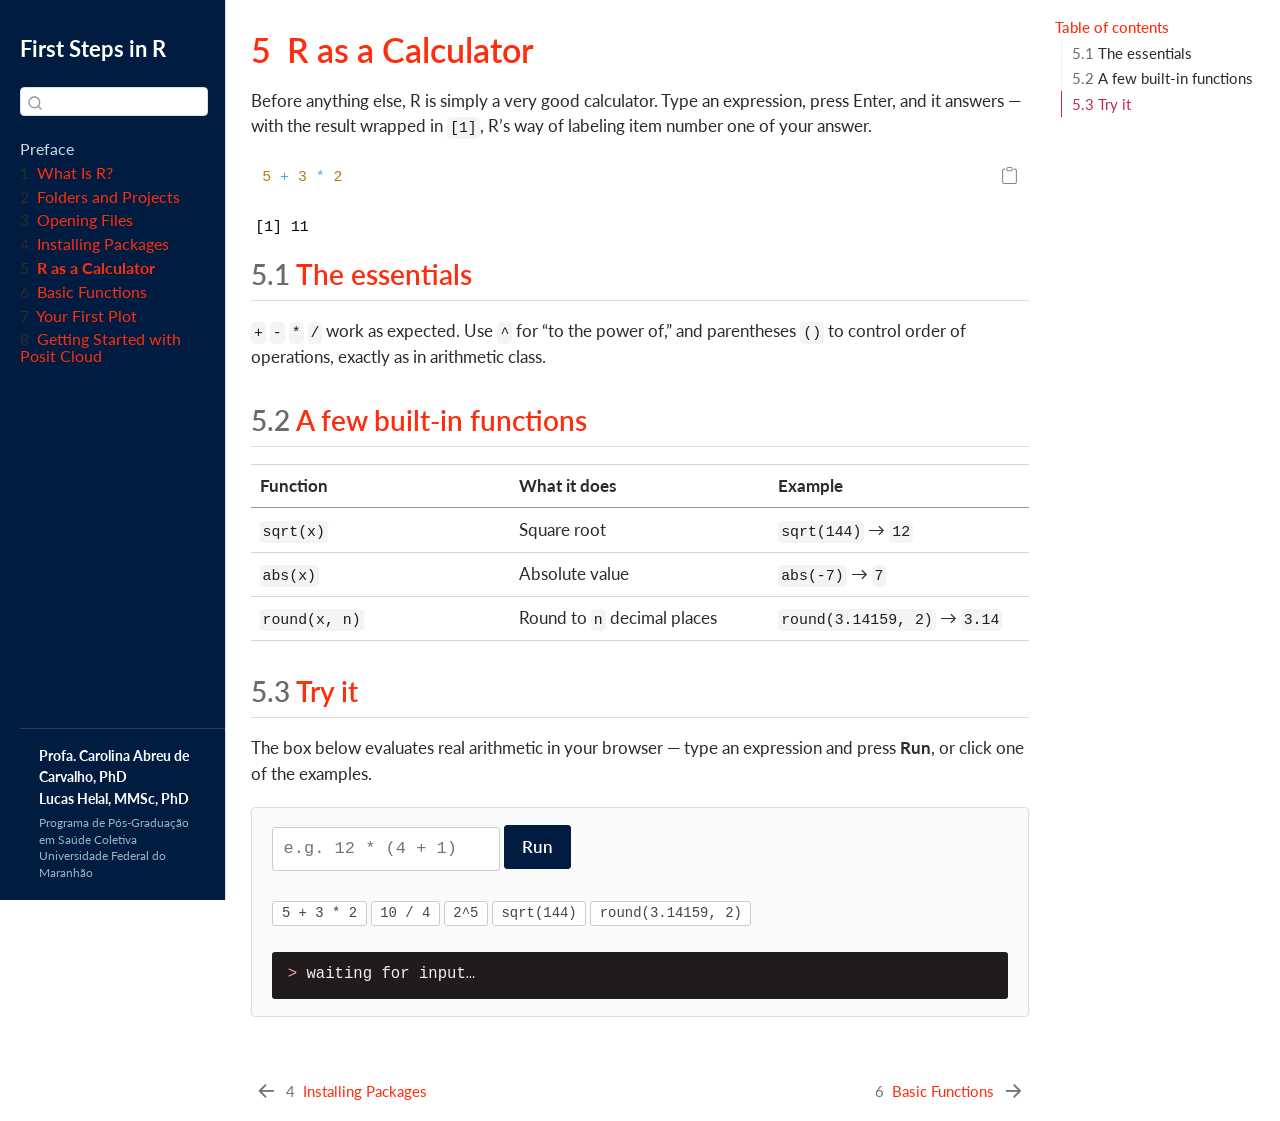
<file: docs/05-calculator.html>
<!DOCTYPE html>
<html xmlns="http://www.w3.org/1999/xhtml" lang="en" xml:lang="en"><head>

<meta charset="utf-8">
<meta name="generator" content="quarto-1.10.18">

<meta name="viewport" content="width=device-width, initial-scale=1.0, user-scalable=yes">


<title>5&nbsp; R as a Calculator – First Steps in R</title>
<style>
/* Default styles provided by pandoc.
** See https://pandoc.org/MANUAL.html#variables-for-html for config info.
*/
span.smallcaps{font-variant: small-caps;}
div.columns{display: flex; gap: 1.5em;}
div.column{flex: auto;}
@media screen {
div.columns{gap: min(4vw, 1.5em);}
div.column{overflow-x: auto;}
}
div.hanging-indent{margin-left: 1.5em; text-indent: -1.5em;}
ul.task-list{list-style: none;}
ul.task-list li input[type="checkbox"] {
  width: 0.8em;
  margin: 0 0.8em 0.2em -1em; /* quarto-specific, see https://github.com/quarto-dev/quarto-cli/issues/4556 */ 
  vertical-align: middle;
}
/* CSS for syntax highlighting */
html { -webkit-text-size-adjust: 100%; }
pre > code.sourceCode { white-space: pre; position: relative; }
pre > code.sourceCode > span { display: inline-block; line-height: 1.25; }
pre > code.sourceCode > span:empty { height: 1.2em; }
.sourceCode { overflow: visible; }
code.sourceCode > span { color: inherit; text-decoration: inherit; }
div.sourceCode { margin: 1em 0; }
pre.sourceCode { margin: 0; }
@media screen {
div.sourceCode { overflow: auto; }
}
@media print {
pre > code.sourceCode { white-space: pre-wrap; }
pre > code.sourceCode > span { text-indent: -5em; padding-left: 5em; }
}
pre.numberSource code
  { counter-reset: source-line 0; }
pre.numberSource code > span
  { position: relative; left: -4em; counter-increment: source-line; }
pre.numberSource code > span > a:first-child::before
  { content: counter(source-line);
    position: relative; left: -1em; text-align: right; vertical-align: baseline;
    border: none; display: inline-block;
    -webkit-touch-callout: none; -webkit-user-select: none;
    -khtml-user-select: none; -moz-user-select: none;
    -ms-user-select: none; user-select: none;
    padding: 0 4px; width: 4em;
  }
pre.numberSource { margin-left: 3em;  padding-left: 4px; }
div.sourceCode
  {   }
@media screen {
pre > code.sourceCode > span > a:first-child::before { text-decoration: underline; }
}
</style>


<script src="site_libs/quarto-nav/quarto-nav.js"></script>
<script src="site_libs/quarto-nav/headroom.min.js"></script>
<script src="site_libs/clipboard/clipboard.min.js"></script>
<script src="site_libs/quarto-search/autocomplete.umd.js"></script>
<script src="site_libs/quarto-search/fuse.min.js"></script>
<script src="site_libs/quarto-search/quarto-search.js"></script>
<meta name="quarto:offset" content="./">
<link href="./06-functions.html" rel="next">
<link href="./04-packages.html" rel="prev">
<script src="site_libs/quarto-html/quarto.js" type="module"></script>
<script src="site_libs/quarto-html/tabsets/tabsets.js" type="module"></script>
<script src="site_libs/quarto-html/popper.min.js"></script>
<script src="site_libs/quarto-html/tippy.umd.min.js"></script>
<script src="site_libs/quarto-html/anchor.min.js"></script>
<link href="site_libs/quarto-html/tippy.css" rel="stylesheet">
<link href="site_libs/quarto-html/quarto-syntax-highlighting-3eb597036da341c70c29541d6edf80e9.css" rel="stylesheet" id="quarto-text-highlighting-styles">
<script src="site_libs/bootstrap/bootstrap.min.js"></script>
<link href="site_libs/bootstrap/bootstrap-icons.css" rel="stylesheet">
<link href="site_libs/bootstrap/bootstrap-fb699e119766c5307384d4a9fedd9ae5.min.css" rel="stylesheet" append-hash="true" id="quarto-bootstrap" data-mode="light">
<script id="quarto-search-options" type="application/json">{
  "location": "sidebar",
  "copy-button": false,
  "collapse-after": 3,
  "panel-placement": "start",
  "type": "textbox",
  "limit": 50,
  "keyboard-shortcut": [
    "f",
    "/",
    "s"
  ],
  "show-item-context": false,
  "language": {
    "search-no-results-text": "No results",
    "search-matching-documents-text": "matching documents",
    "search-copy-link-title": "Copy link to search",
    "search-hide-matches-text": "Hide additional matches",
    "search-more-match-text": "more match in this document",
    "search-more-matches-text": "more matches in this document",
    "search-clear-button-title": "Clear",
    "search-text-placeholder": "",
    "search-detached-cancel-button-title": "Cancel",
    "search-submit-button-title": "Submit",
    "search-label": "Search"
  }
}</script>


</head>

<body class="nav-sidebar docked quarto-light">

<div id="quarto-search-results"></div>
  <header id="quarto-header" class="headroom fixed-top">
  <nav class="quarto-secondary-nav">
    <div class="container-fluid d-flex">
      <button type="button" class="quarto-btn-toggle btn" data-bs-toggle="collapse" role="button" data-bs-target=".quarto-sidebar-collapse-item" aria-controls="quarto-sidebar" aria-expanded="false" aria-label="Toggle sidebar navigation" onclick="if (window.quartoToggleHeadroom) { window.quartoToggleHeadroom(); }">
        <i class="bi bi-layout-text-sidebar-reverse"></i>
      </button>
        <nav class="quarto-page-breadcrumbs" aria-label="breadcrumb"><ol class="breadcrumb"><li class="breadcrumb-item"><a href="./05-calculator.html"><span class="chapter-number">5</span>&nbsp; <span class="chapter-title">R as a Calculator</span></a></li></ol></nav>
        <a class="flex-grow-1" role="navigation" data-bs-toggle="collapse" data-bs-target=".quarto-sidebar-collapse-item" aria-controls="quarto-sidebar" aria-expanded="false" aria-label="Toggle sidebar navigation" onclick="if (window.quartoToggleHeadroom) { window.quartoToggleHeadroom(); }">      
        </a>
      <button type="button" class="btn quarto-search-button" aria-label="Search" onclick="window.quartoOpenSearch();">
        <i class="bi bi-search"></i>
      </button>
    </div>
  </nav>
</header>
<!-- content -->
<div id="quarto-content" class="quarto-container page-columns page-rows-contents page-layout-article">
<!-- sidebar -->
  <nav id="quarto-sidebar" class="sidebar collapse collapse-horizontal quarto-sidebar-collapse-item sidebar-navigation docked overflow-auto">
    <div class="pt-lg-2 mt-2 text-left sidebar-header">
    <div class="sidebar-title mb-0 py-0">
      <a href="./">First Steps in R</a> 
    </div>
      </div>
        <div class="mt-2 flex-shrink-0 align-items-center">
        <div class="sidebar-search">
        <div id="quarto-search" class="" title="Search"></div>
        </div>
        </div>
    <div class="sidebar-menu-container"> 
    <ul class="list-unstyled mt-1">
        <li class="sidebar-item">
  <div class="sidebar-item-container"> 
  <a href="./index.html" class="sidebar-item-text sidebar-link">
 <span class="menu-text">Preface</span></a>
  </div>
</li>
        <li class="sidebar-item">
  <div class="sidebar-item-container"> 
  <a href="./01-what-is-r.html" class="sidebar-item-text sidebar-link">
 <span class="menu-text"><span class="chapter-number">1</span>&nbsp; <span class="chapter-title">What Is R?</span></span></a>
  </div>
</li>
        <li class="sidebar-item">
  <div class="sidebar-item-container"> 
  <a href="./02-folders.html" class="sidebar-item-text sidebar-link">
 <span class="menu-text"><span class="chapter-number">2</span>&nbsp; <span class="chapter-title">Folders and Projects</span></span></a>
  </div>
</li>
        <li class="sidebar-item">
  <div class="sidebar-item-container"> 
  <a href="./03-open-files.html" class="sidebar-item-text sidebar-link">
 <span class="menu-text"><span class="chapter-number">3</span>&nbsp; <span class="chapter-title">Opening Files</span></span></a>
  </div>
</li>
        <li class="sidebar-item">
  <div class="sidebar-item-container"> 
  <a href="./04-packages.html" class="sidebar-item-text sidebar-link">
 <span class="menu-text"><span class="chapter-number">4</span>&nbsp; <span class="chapter-title">Installing Packages</span></span></a>
  </div>
</li>
        <li class="sidebar-item">
  <div class="sidebar-item-container"> 
  <a href="./05-calculator.html" class="sidebar-item-text sidebar-link active">
 <span class="menu-text"><span class="chapter-number">5</span>&nbsp; <span class="chapter-title">R as a Calculator</span></span></a>
  </div>
</li>
        <li class="sidebar-item">
  <div class="sidebar-item-container"> 
  <a href="./06-functions.html" class="sidebar-item-text sidebar-link">
 <span class="menu-text"><span class="chapter-number">6</span>&nbsp; <span class="chapter-title">Basic Functions</span></span></a>
  </div>
</li>
        <li class="sidebar-item">
  <div class="sidebar-item-container"> 
  <a href="./07-plot.html" class="sidebar-item-text sidebar-link">
 <span class="menu-text"><span class="chapter-number">7</span>&nbsp; <span class="chapter-title">Your First Plot</span></span></a>
  </div>
</li>
        <li class="sidebar-item">
  <div class="sidebar-item-container"> 
  <a href="./08-posit-cloud.html" class="sidebar-item-text sidebar-link">
 <span class="menu-text"><span class="chapter-number">8</span>&nbsp; <span class="chapter-title">Getting Started with Posit Cloud</span></span></a>
  </div>
</li>
    </ul>
    </div>
</nav>
<div id="quarto-sidebar-glass" class="quarto-sidebar-collapse-item" data-bs-toggle="collapse" data-bs-target=".quarto-sidebar-collapse-item"></div>
<!-- margin-sidebar -->
    <div id="quarto-margin-sidebar" class="sidebar margin-sidebar">
        <nav id="TOC" role="doc-toc" class="toc-active">
    <h2 id="toc-title">Table of contents</h2>
   
  <ul>
  <li><a href="#the-essentials" id="toc-the-essentials" class="nav-link active" data-scroll-target="#the-essentials"><span class="header-section-number">5.1</span> The essentials</a></li>
  <li><a href="#a-few-built-in-functions" id="toc-a-few-built-in-functions" class="nav-link" data-scroll-target="#a-few-built-in-functions"><span class="header-section-number">5.2</span> A few built-in functions</a></li>
  <li><a href="#try-it" id="toc-try-it" class="nav-link" data-scroll-target="#try-it"><span class="header-section-number">5.3</span> Try it</a></li>
  </ul>
</nav>
    </div>
<!-- main -->
<main class="content" id="quarto-document-content">

<header id="title-block-header" class="quarto-title-block default">
<div class="quarto-title">
<h1 class="title"><span id="sec-calculator" class="quarto-section-identifier"><span class="chapter-number">5</span>&nbsp; <span class="chapter-title">R as a Calculator</span></span></h1>
</div>



<div class="quarto-title-meta">

    
  
    
  </div>
  


</header>


<p>Before anything else, R is simply a very good calculator. Type an expression, press Enter, and it answers — with the result wrapped in <code>[1]</code>, R’s way of labeling item number one of your answer.</p>
<div class="code-copy-outer-scaffold"><div class="sourceCode" id="cb1"><pre class="sourceCode r code-with-copy"><code class="sourceCode r"><span id="cb1-1"><a href="#cb1-1" aria-hidden="true" tabindex="-1"></a><span class="dv">5</span> <span class="sc">+</span> <span class="dv">3</span> <span class="sc">*</span> <span class="dv">2</span></span></code></pre></div><button title="Copy to Clipboard" class="code-copy-button"><i class="bi"></i></button></div>
<pre><code>[1] 11</code></pre>
<section id="the-essentials" class="level2" data-number="5.1">
<h2 data-number="5.1" class="anchored" data-anchor-id="the-essentials"><span class="header-section-number">5.1</span> The essentials</h2>
<p><code>+</code> <code>-</code> <code>*</code> <code>/</code> work as expected. Use <code>^</code> for “to the power of,” and parentheses <code>()</code> to control order of operations, exactly as in arithmetic class.</p>
</section>
<section id="a-few-built-in-functions" class="level2" data-number="5.2">
<h2 data-number="5.2" class="anchored" data-anchor-id="a-few-built-in-functions"><span class="header-section-number">5.2</span> A few built-in functions</h2>
<table class="caption-top table">
<colgroup>
<col style="width: 33%">
<col style="width: 33%">
<col style="width: 33%">
</colgroup>
<thead>
<tr class="header">
<th>Function</th>
<th>What it does</th>
<th>Example</th>
</tr>
</thead>
<tbody>
<tr class="odd">
<td><code>sqrt(x)</code></td>
<td>Square root</td>
<td><code>sqrt(144)</code> → <code>12</code></td>
</tr>
<tr class="even">
<td><code>abs(x)</code></td>
<td>Absolute value</td>
<td><code>abs(-7)</code> → <code>7</code></td>
</tr>
<tr class="odd">
<td><code>round(x, n)</code></td>
<td>Round to <code>n</code> decimal places</td>
<td><code>round(3.14159, 2)</code> → <code>3.14</code></td>
</tr>
</tbody>
</table>
</section>
<section id="try-it" class="level2" data-number="5.3">
<h2 data-number="5.3" class="anchored" data-anchor-id="try-it"><span class="header-section-number">5.3</span> Try it</h2>
<p>The box below evaluates real arithmetic in your browser — type an expression and press <strong>Run</strong>, or click one of the examples.</p>
<div class="calc-box">
<div class="row">
<p><input type="text" id="calcInput" placeholder="e.g. 12 * (4 + 1)"> <button id="calcRun">Run</button></p>
</div>
<div class="row">
<p><span class="example" data-expr="5 + 3 * 2">5 + 3 * 2</span> <span class="example" data-expr="10 / 4">10 / 4</span> <span class="example" data-expr="2^5">2^5</span> <span class="example" data-expr="sqrt(144)">sqrt(144)</span> <span class="example" data-expr="round(3.14159, 2)">round(3.14159, 2)</span></p>
</div>
<div id="calcOut" class="calc-out">
<div>
<span class="prompt">&gt;</span> waiting for input…
</div>
</div>
</div>


</section>

</main> <!-- /main -->
<script>
document.addEventListener("DOMContentLoaded", function () {

  /* ---- collapsible folder tree ---- */
  document.querySelectorAll(".tree-box .node.folder").forEach(function (node) {
    node.addEventListener("click", function () {
      node.parentElement.classList.toggle("closed");
    });
  });

  /* ---- safe arithmetic calculator ---- */
  function safeEval(expr) {
    var allowed = /^[0-9+\-*/^().\s,a-z]*$/i;
    if (!allowed.test(expr)) throw new Error("bad characters");
    var cleaned = expr.replace(/(sqrt|abs|round|floor|ceiling|log|exp)/gi, function (m) {
      return "__" + m.toLowerCase() + "__";
    });
    if (/[a-z]/i.test(cleaned.replace(/__(sqrt|abs|round|floor|ceiling|log|exp)__/gi, ""))) {
      throw new Error("unknown symbol");
    }
    var js = cleaned
      .replace(/__sqrt__/g, "Math.sqrt")
      .replace(/__abs__/g, "Math.abs")
      .replace(/__floor__/g, "Math.floor")
      .replace(/__ceiling__/g, "Math.ceil")
      .replace(/__log__/g, "Math.log")
      .replace(/__exp__/g, "Math.exp")
      .replace(/__round__\(([^,]+),\s*([^)]+)\)/g, "roundTo($1,$2)")
      .replace(/__round__\(([^)]+)\)/g, "Math.round($1)")
      .replace(/\^/g, "**");
    var roundTo = function (x, n) { return Math.round(x * Math.pow(10, n)) / Math.pow(10, n); };
    var fn = new Function("roundTo", "return (" + js + ");");
    var result = fn(roundTo);
    if (typeof result !== "number" || !isFinite(result)) throw new Error("not a number");
    return Math.round(result * 1e6) / 1e6;
  }

  var calcInput = document.getElementById("calcInput");
  var calcOut = document.getElementById("calcOut");
  var calcRun = document.getElementById("calcRun");
  if (calcInput) {
    function runCalc() {
      var expr = calcInput.value.trim();
      if (!expr) return;
      var l1 = document.createElement("div");
      l1.innerHTML = '<span class="prompt">&gt;</span> ' + expr.replace(/</g, "&lt;");
      var l2 = document.createElement("div");
      try {
        var r = safeEval(expr);
        l2.innerHTML = '<span class="ans">[1] ' + r + "</span>";
      } catch (e) {
        l2.innerHTML = '<span class="err">Error: could not evaluate that expression</span>';
      }
      calcOut.innerHTML = "";
      calcOut.appendChild(l1);
      calcOut.appendChild(l2);
    }
    calcRun.addEventListener("click", runCalc);
    calcInput.addEventListener("keydown", function (e) { if (e.key === "Enter") runCalc(); });
    document.querySelectorAll(".calc-box .example").forEach(function (ex) {
      ex.addEventListener("click", function () {
        calcInput.value = ex.getAttribute("data-expr");
        runCalc();
      });
    });
  }

  /* ---- function finder ---- */
  var matcherData = {
    avg:   { label: "mean()",    code: "mean(ages)\n[1] 32.71" },
    rows:  { label: "head()",    code: "head(my_data)\n# shows the first 6 rows" },
    count: { label: "length()",  code: "length(ages)\n[1] 7" },
    shape: { label: "str()",     code: "str(ages)\n num [1:7] 21 34 19 45 30 28 52" },
    range: { label: "min() / max()", code: "min(ages); max(ages)\n[1] 19\n[1] 52" }
  };
  var matcherSelect = document.getElementById("matcherSelect");
  if (matcherSelect) {
    var out = document.getElementById("matcherOut");
    matcherSelect.addEventListener("change", function () {
      var v = matcherSelect.value;
      if (!v) { out.classList.remove("show"); return; }
      out.textContent = matcherData[v].label + "\n\n" + matcherData[v].code;
      out.classList.add("show");
    });
  }

  /* ---- quizzes ---- */
  document.querySelectorAll(".quiz-box").forEach(function (quiz) {
    var opts = quiz.querySelectorAll(".opt");
    var fb = quiz.querySelector(".fb");
    opts.forEach(function (opt) {
      opt.addEventListener("click", function () {
        opts.forEach(function (o) { o.classList.remove("correct", "wrong"); });
        var correct = opt.getAttribute("data-correct") === "true";
        opt.classList.add(correct ? "correct" : "wrong");
        if (!correct) {
          opts.forEach(function (o) { if (o.getAttribute("data-correct") === "true") o.classList.add("correct"); });
        }
        fb.textContent = correct ? "Correct." : "Not quite — the right answer is highlighted above.";
        fb.classList.add("show");
      });
    });
  });

  /* ---- histogram bin demo ---- */
  var svg = document.getElementById("histSvg");
  if (svg) {
    function makeBins(n) {
      var arr = [];
      for (var i = 0; i < n; i++) {
        var x = (i / (n - 1)) * 2 - 1;
        var h = Math.max(6, Math.round(100 * Math.exp(-x * x * 2) + 10 * Math.sin(i * 1.7)));
        arr.push(h);
      }
      return arr;
    }
    function drawHist(n) {
      var heights = makeBins(n);
      var W = 560, H = 240, padB = 28, padT = 8, padX = 16, gap = 5;
      var max = Math.max.apply(null, heights);
      var barW = (W - padX * 2 - gap * (n - 1)) / n;
      var bars = "";
      heights.forEach(function (h, i) {
        var barH = (h / max) * (H - padT - padB);
        var x = padX + i * (barW + gap);
        var y = H - padB - barH;
        bars += '<rect x="' + x + '" y="' + y + '" width="' + barW + '" height="' + barH +
          '" fill="#001D41"></rect>';
      });
      svg.innerHTML = '<line x1="' + padX + '" y1="' + (H - padB) + '" x2="' + (W - padX) + '" y2="' + (H - padB) +
        '" stroke="#ccc" stroke-width="1"/>' + bars;
    }
    drawHist(8);
    document.querySelectorAll(".plot-box .bins button").forEach(function (btn) {
      btn.addEventListener("click", function () {
        document.querySelectorAll(".plot-box .bins button").forEach(function (b) { b.classList.remove("active"); });
        btn.classList.add("active");
        drawHist(parseInt(btn.getAttribute("data-bins"), 10));
      });
    });
  }

  /* ---- sidebar authorship footer ---- */
  (function () {
    var sidebar = document.getElementById("quarto-sidebar");
    if (!sidebar) return;
    var footer = document.createElement("div");
    footer.className = "sidebar-authors";
    footer.innerHTML =
      '<div class="sidebar-authors-names">' +
        '<span>Profa. Carolina Abreu de Carvalho, PhD</span>' +
        '<span>Lucas Helal, MMSc, PhD</span>' +
      '</div>' +
      '<div class="sidebar-authors-affil">' +
        'Programa de P\u00f3s-Gradua\u00e7\u00e3o em Sa\u00fade Coletiva<br>' +
        'Universidade Federal do Maranh\u00e3o' +
      '</div>';
    sidebar.appendChild(footer);
  })();

});
</script>
<script id="quarto-html-after-body" type="application/javascript">
  window.document.addEventListener("DOMContentLoaded", function (event) {
    const icon = "";
    const anchorJS = new window.AnchorJS();
    anchorJS.options = {
      placement: 'right',
      icon: icon
    };
    anchorJS.add('.anchored');
    const isCodeAnnotation = (el) => {
      for (const clz of el.classList) {
        if (clz.startsWith('code-annotation-')) {                     
          return true;
        }
      }
      return false;
    }
    const onCopySuccess = function(e) {
      // button target
      const button = e.trigger;
      // don't keep focus
      button.blur();
      // flash "checked"
      button.classList.add('code-copy-button-checked');
      var currentTitle = button.getAttribute("title");
      button.setAttribute("title", "Copied!");
      let tooltip;
      if (window.bootstrap) {
        button.setAttribute("data-bs-toggle", "tooltip");
        button.setAttribute("data-bs-placement", "left");
        button.setAttribute("data-bs-title", "Copied!");
        tooltip = new bootstrap.Tooltip(button, 
          { trigger: "manual", 
            customClass: "code-copy-button-tooltip",
            offset: [0, -8]});
        tooltip.show();    
      }
      setTimeout(function() {
        if (tooltip) {
          tooltip.hide();
          button.removeAttribute("data-bs-title");
          button.removeAttribute("data-bs-toggle");
          button.removeAttribute("data-bs-placement");
        }
        button.setAttribute("title", currentTitle);
        button.classList.remove('code-copy-button-checked');
      }, 1000);
      // clear code selection
      e.clearSelection();
    }
    const getTextToCopy = function(trigger) {
      const outerScaffold = trigger.parentElement.cloneNode(true);
      const codeEl = outerScaffold.querySelector('code');
      for (const childEl of codeEl.children) {
        if (isCodeAnnotation(childEl)) {
          childEl.remove();
        }
      }
      return codeEl.innerText;
    }
    const clipboard = new window.ClipboardJS('.code-copy-button:not([data-in-quarto-modal])', {
      text: getTextToCopy
    });
    clipboard.on('success', onCopySuccess);
    if (window.document.getElementById('quarto-embedded-source-code-modal')) {
      const clipboardModal = new window.ClipboardJS('.code-copy-button[data-in-quarto-modal]', {
        text: getTextToCopy,
        container: window.document.getElementById('quarto-embedded-source-code-modal')
      });
      clipboardModal.on('success', onCopySuccess);
    }
      var localhostRegex = new RegExp(/^(?:http|https):\/\/localhost\:?[0-9]*\//);
      var mailtoRegex = new RegExp(/^mailto:/);
        var filterRegex = new RegExp('/' + window.location.host + '/');
      var isInternal = (href) => {
          return filterRegex.test(href) || localhostRegex.test(href) || mailtoRegex.test(href);
      }
      // Inspect non-navigation links and adorn them if external
     var links = window.document.querySelectorAll('a[href]:not(.nav-link):not(.navbar-brand):not(.toc-action):not(.sidebar-link):not(.sidebar-item-toggle):not(.pagination-link):not(.no-external):not([aria-hidden]):not(.dropdown-item):not(.quarto-navigation-tool):not(.about-link)');
      for (var i=0; i<links.length; i++) {
        const link = links[i];
        if (!isInternal(link.href)) {
          // undo the damage that might have been done by quarto-nav.js in the case of
          // links that we want to consider external
          if (link.dataset.originalHref !== undefined) {
            link.href = link.dataset.originalHref;
          }
        }
      }
    function tippyHover(el, contentFn, onTriggerFn, onUntriggerFn) {
      const config = {
        allowHTML: true,
        maxWidth: 500,
        delay: 100,
        arrow: false,
        appendTo: function(el) {
            return el.parentElement;
        },
        interactive: true,
        interactiveBorder: 10,
        theme: 'quarto',
        placement: 'bottom-start',
      };
      if (contentFn) {
        config.content = contentFn;
      }
      if (onTriggerFn) {
        config.onTrigger = onTriggerFn;
      }
      if (onUntriggerFn) {
        config.onUntrigger = onUntriggerFn;
      }
      window.tippy(el, config); 
    }
    const noterefs = window.document.querySelectorAll('a[role="doc-noteref"]');
    for (var i=0; i<noterefs.length; i++) {
      const ref = noterefs[i];
      tippyHover(ref, function() {
        // use id or data attribute instead here
        let href = ref.getAttribute('data-footnote-href') || ref.getAttribute('href');
        try { href = new URL(href).hash; } catch {}
        const id = href.replace(/^#\/?/, "");
        const note = window.document.getElementById(id);
        if (note) {
          return note.innerHTML;
        } else {
          return "";
        }
      });
    }
    const xrefs = window.document.querySelectorAll('a.quarto-xref');
    const processXRef = (id, note) => {
      // Strip column container classes
      const stripColumnClz = (el) => {
        el.classList.remove("page-full", "page-columns");
        if (el.children) {
          for (const child of el.children) {
            stripColumnClz(child);
          }
        }
      }
      stripColumnClz(note)
      if (id === null || id.startsWith('sec-')) {
        // Special case sections, only their first couple elements
        const container = document.createElement("div");
        if (note.children && note.children.length > 2) {
          container.appendChild(note.children[0].cloneNode(true));
          for (let i = 1; i < note.children.length; i++) {
            const child = note.children[i];
            if (child.tagName === "P" && child.innerText === "") {
              continue;
            } else {
              container.appendChild(child.cloneNode(true));
              break;
            }
          }
          if (window.Quarto?.typesetMath) {
            window.Quarto.typesetMath(container);
          }
          return container.innerHTML
        } else {
          if (window.Quarto?.typesetMath) {
            window.Quarto.typesetMath(note);
          }
          return note.innerHTML;
        }
      } else {
        // Remove any anchor links if they are present
        const anchorLink = note.querySelector('a.anchorjs-link');
        if (anchorLink) {
          anchorLink.remove();
        }
        if (window.Quarto?.typesetMath) {
          window.Quarto.typesetMath(note);
        }
        if (note.classList.contains("callout")) {
          return note.outerHTML;
        } else {
          return note.innerHTML;
        }
      }
    }
    for (var i=0; i<xrefs.length; i++) {
      const xref = xrefs[i];
      tippyHover(xref, undefined, function(instance) {
        instance.disable();
        let url = xref.getAttribute('href');
        let hash = undefined; 
        if (url.startsWith('#')) {
          hash = url;
        } else {
          try { hash = new URL(url).hash; } catch {}
        }
        if (hash) {
          const id = hash.replace(/^#\/?/, "");
          const note = window.document.getElementById(id);
          if (note !== null) {
            try {
              const html = processXRef(id, note.cloneNode(true));
              instance.setContent(html);
            } finally {
              instance.enable();
              instance.show();
            }
          } else {
            // See if we can fetch this
            fetch(url.split('#')[0])
            .then(res => res.text())
            .then(html => {
              const parser = new DOMParser();
              const htmlDoc = parser.parseFromString(html, "text/html");
              const note = htmlDoc.getElementById(id);
              if (note !== null) {
                const html = processXRef(id, note);
                instance.setContent(html);
              } 
            }).finally(() => {
              instance.enable();
              instance.show();
            });
          }
        } else {
          // See if we can fetch a full url (with no hash to target)
          // This is a special case and we should probably do some content thinning / targeting
          fetch(url)
          .then(res => res.text())
          .then(html => {
            const parser = new DOMParser();
            const htmlDoc = parser.parseFromString(html, "text/html");
            const note = htmlDoc.querySelector('main.content');
            if (note !== null) {
              // This should only happen for chapter cross references
              // (since there is no id in the URL)
              // remove the first header
              if (note.children.length > 0 && note.children[0].tagName === "HEADER") {
                note.children[0].remove();
              }
              const html = processXRef(null, note);
              instance.setContent(html);
            } 
          }).finally(() => {
            instance.enable();
            instance.show();
          });
        }
      }, function(instance) {
      });
    }
        let selectedAnnoteEl;
        const selectorForAnnotation = ( cell, annotation) => {
          let cellAttr = 'data-code-cell="' + cell + '"';
          let lineAttr = 'data-code-annotation="' +  annotation + '"';
          const selector = 'span[' + cellAttr + '][' + lineAttr + ']';
          return selector;
        }
        const selectCodeLines = (annoteEl) => {
          const doc = window.document;
          const targetCell = annoteEl.getAttribute("data-target-cell");
          const targetAnnotation = annoteEl.getAttribute("data-target-annotation");
          const annoteSpan = window.document.querySelector(selectorForAnnotation(targetCell, targetAnnotation));
          const lines = annoteSpan.getAttribute("data-code-lines").split(",");
          const lineIds = lines.map((line) => {
            return targetCell + "-" + line;
          })
          let top = null;
          let height = null;
          let parent = null;
          if (lineIds.length > 0) {
              //compute the position of the single el (top and bottom and make a div)
              const el = window.document.getElementById(lineIds[0]);
              top = el.offsetTop;
              height = el.offsetHeight;
              parent = el.parentElement.parentElement;
            if (lineIds.length > 1) {
              const lastEl = window.document.getElementById(lineIds[lineIds.length - 1]);
              const bottom = lastEl.offsetTop + lastEl.offsetHeight;
              height = bottom - top;
            }
            if (top !== null && height !== null && parent !== null) {
              // cook up a div (if necessary) and position it 
              let div = window.document.getElementById("code-annotation-line-highlight");
              if (div === null) {
                div = window.document.createElement("div");
                div.setAttribute("id", "code-annotation-line-highlight");
                div.style.position = 'absolute';
                parent.appendChild(div);
              }
              div.style.top = top - 2 + "px";
              div.style.height = height + 4 + "px";
              div.style.left = 0;
              let gutterDiv = window.document.getElementById("code-annotation-line-highlight-gutter");
              if (gutterDiv === null) {
                gutterDiv = window.document.createElement("div");
                gutterDiv.setAttribute("id", "code-annotation-line-highlight-gutter");
                gutterDiv.style.position = 'absolute';
                const codeCell = window.document.getElementById(targetCell);
                const gutter = codeCell.querySelector('.code-annotation-gutter');
                gutter.appendChild(gutterDiv);
              }
              gutterDiv.style.top = top - 2 + "px";
              gutterDiv.style.height = height + 4 + "px";
            }
            selectedAnnoteEl = annoteEl;
          }
        };
        const unselectCodeLines = () => {
          const elementsIds = ["code-annotation-line-highlight", "code-annotation-line-highlight-gutter"];
          elementsIds.forEach((elId) => {
            const div = window.document.getElementById(elId);
            if (div) {
              div.remove();
            }
          });
          selectedAnnoteEl = undefined;
        };
          // Handle positioning of the toggle
      window.addEventListener(
        "resize",
        throttle(() => {
          elRect = undefined;
          if (selectedAnnoteEl) {
            selectCodeLines(selectedAnnoteEl);
          }
        }, 10)
      );
      function throttle(fn, ms) {
      let throttle = false;
      let timer;
        return (...args) => {
          if(!throttle) { // first call gets through
              fn.apply(this, args);
              throttle = true;
          } else { // all the others get throttled
              if(timer) clearTimeout(timer); // cancel #2
              timer = setTimeout(() => {
                fn.apply(this, args);
                timer = throttle = false;
              }, ms);
          }
        };
      }
        // Attach click handler to the DT
        const annoteDls = window.document.querySelectorAll('dt[data-target-cell]');
        for (const annoteDlNode of annoteDls) {
          annoteDlNode.addEventListener('click', (event) => {
            const clickedEl = event.target;
            if (clickedEl !== selectedAnnoteEl) {
              unselectCodeLines();
              const activeEl = window.document.querySelector('dt[data-target-cell].code-annotation-active');
              if (activeEl) {
                activeEl.classList.remove('code-annotation-active');
              }
              selectCodeLines(clickedEl);
              clickedEl.classList.add('code-annotation-active');
            } else {
              // Unselect the line
              unselectCodeLines();
              clickedEl.classList.remove('code-annotation-active');
            }
          });
        }
    const findCites = (el) => {
      const parentEl = el.parentElement;
      if (parentEl) {
        const cites = parentEl.dataset.cites;
        if (cites) {
          return {
            el,
            cites: cites.split(' ')
          };
        } else {
          return findCites(el.parentElement)
        }
      } else {
        return undefined;
      }
    };
    var bibliorefs = window.document.querySelectorAll('a[role="doc-biblioref"]');
    for (var i=0; i<bibliorefs.length; i++) {
      const ref = bibliorefs[i];
      const citeInfo = findCites(ref);
      if (citeInfo) {
        tippyHover(citeInfo.el, function() {
          var popup = window.document.createElement('div');
          citeInfo.cites.forEach(function(cite) {
            var citeDiv = window.document.createElement('div');
            citeDiv.classList.add('hanging-indent');
            citeDiv.classList.add('csl-entry');
            var biblioDiv = window.document.getElementById('ref-' + cite);
            if (biblioDiv) {
              citeDiv.innerHTML = biblioDiv.innerHTML;
            }
            popup.appendChild(citeDiv);
          });
          return popup.innerHTML;
        });
      }
    }
  });
  </script>
<nav class="page-navigation">
  <div class="nav-page nav-page-previous">
      <a href="./04-packages.html" class="pagination-link" aria-label="Installing Packages">
        <i class="bi bi-arrow-left-short"></i> <span class="nav-page-text"><span class="chapter-number">4</span>&nbsp; <span class="chapter-title">Installing Packages</span></span>
      </a>          
  </div>
  <div class="nav-page nav-page-next">
      <a href="./06-functions.html" class="pagination-link" aria-label="Basic Functions">
        <span class="nav-page-text"><span class="chapter-number">6</span>&nbsp; <span class="chapter-title">Basic Functions</span></span> <i class="bi bi-arrow-right-short"></i>
      </a>
  </div>
</nav>
</div> <!-- /content -->




</body></html>
</file>
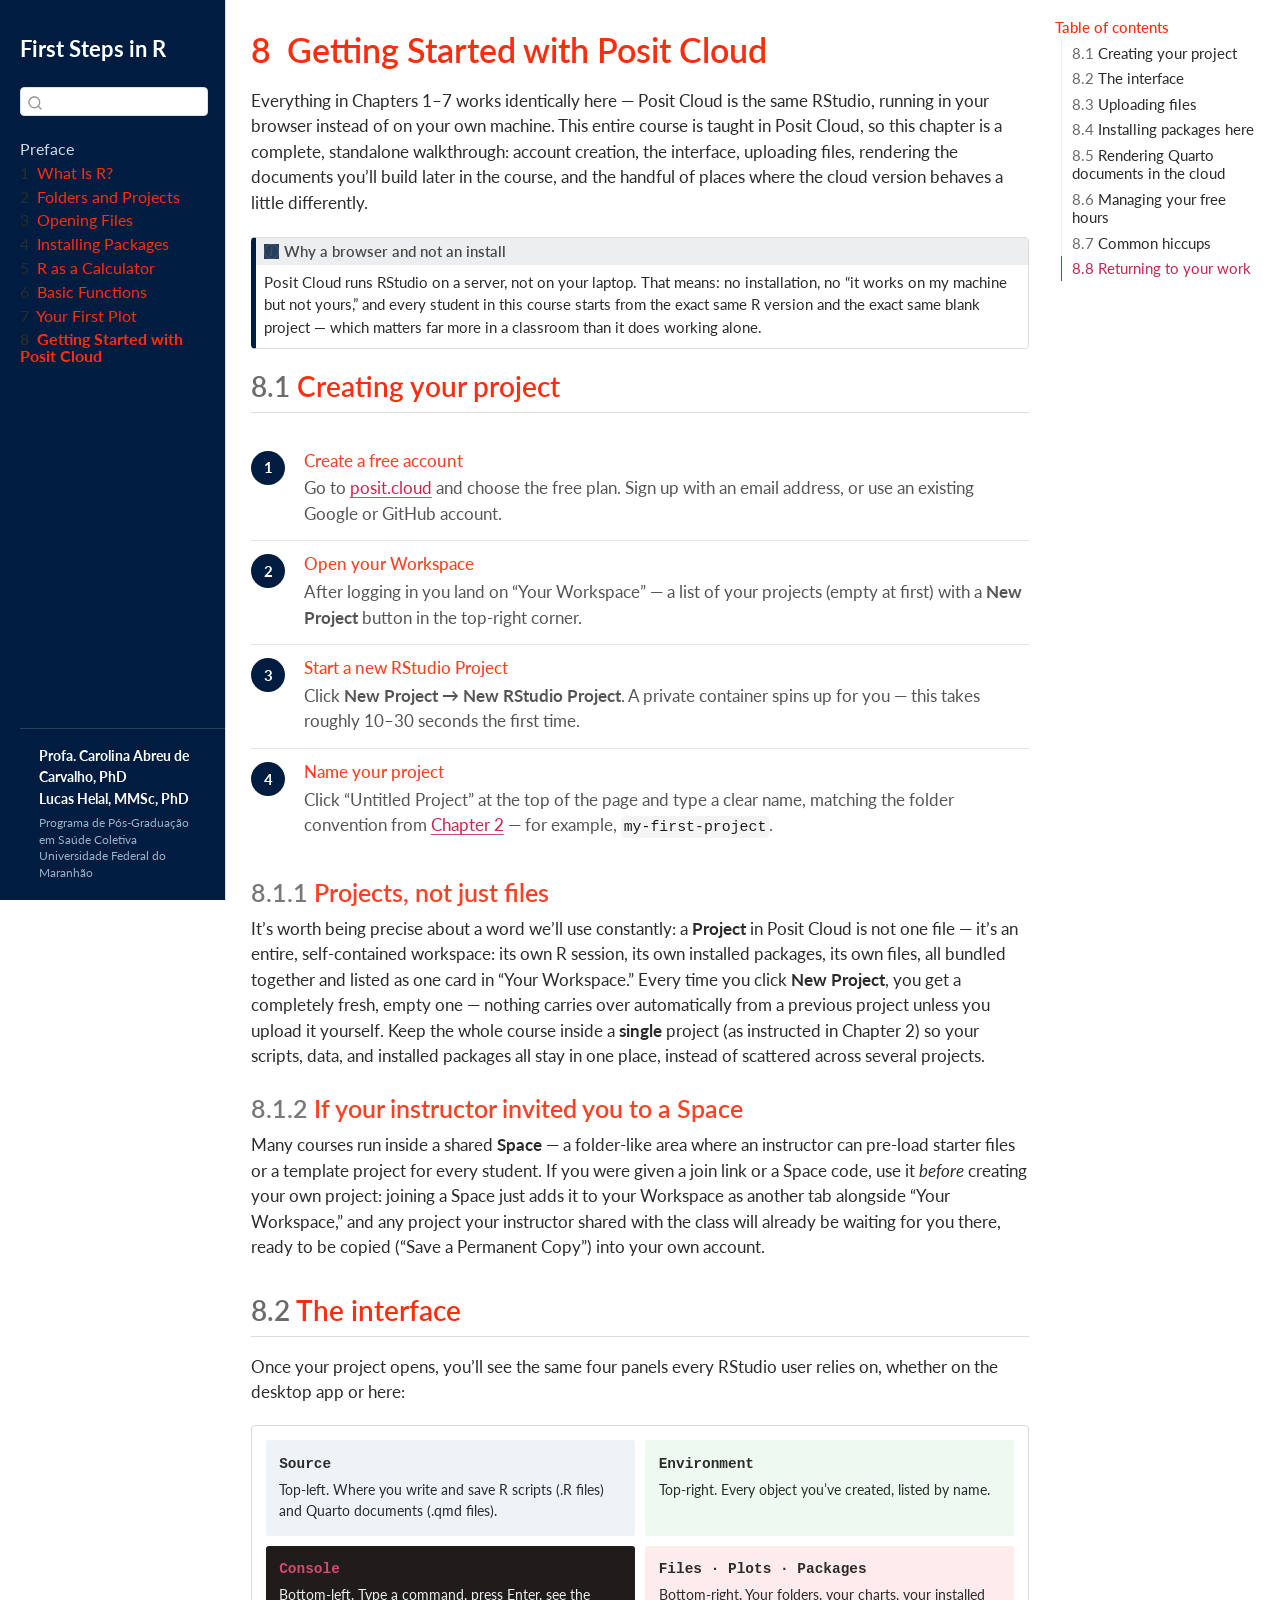
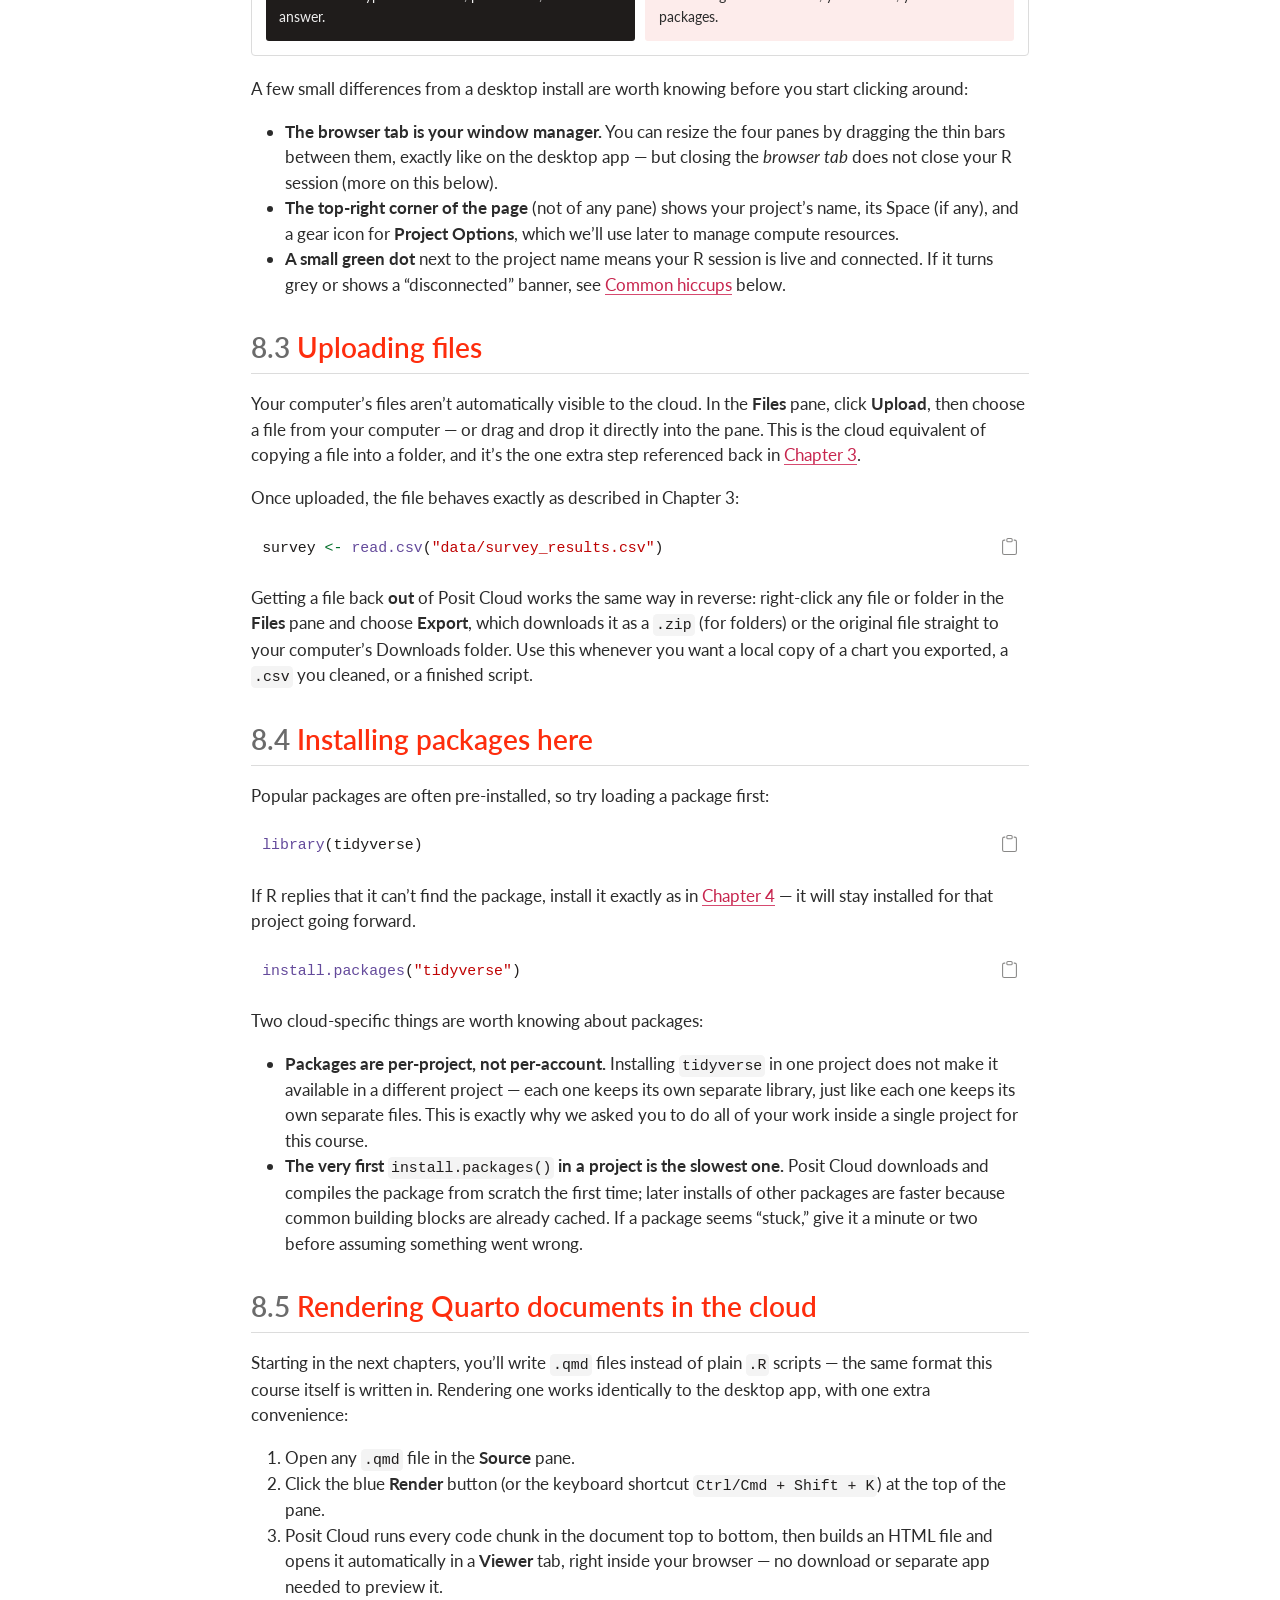
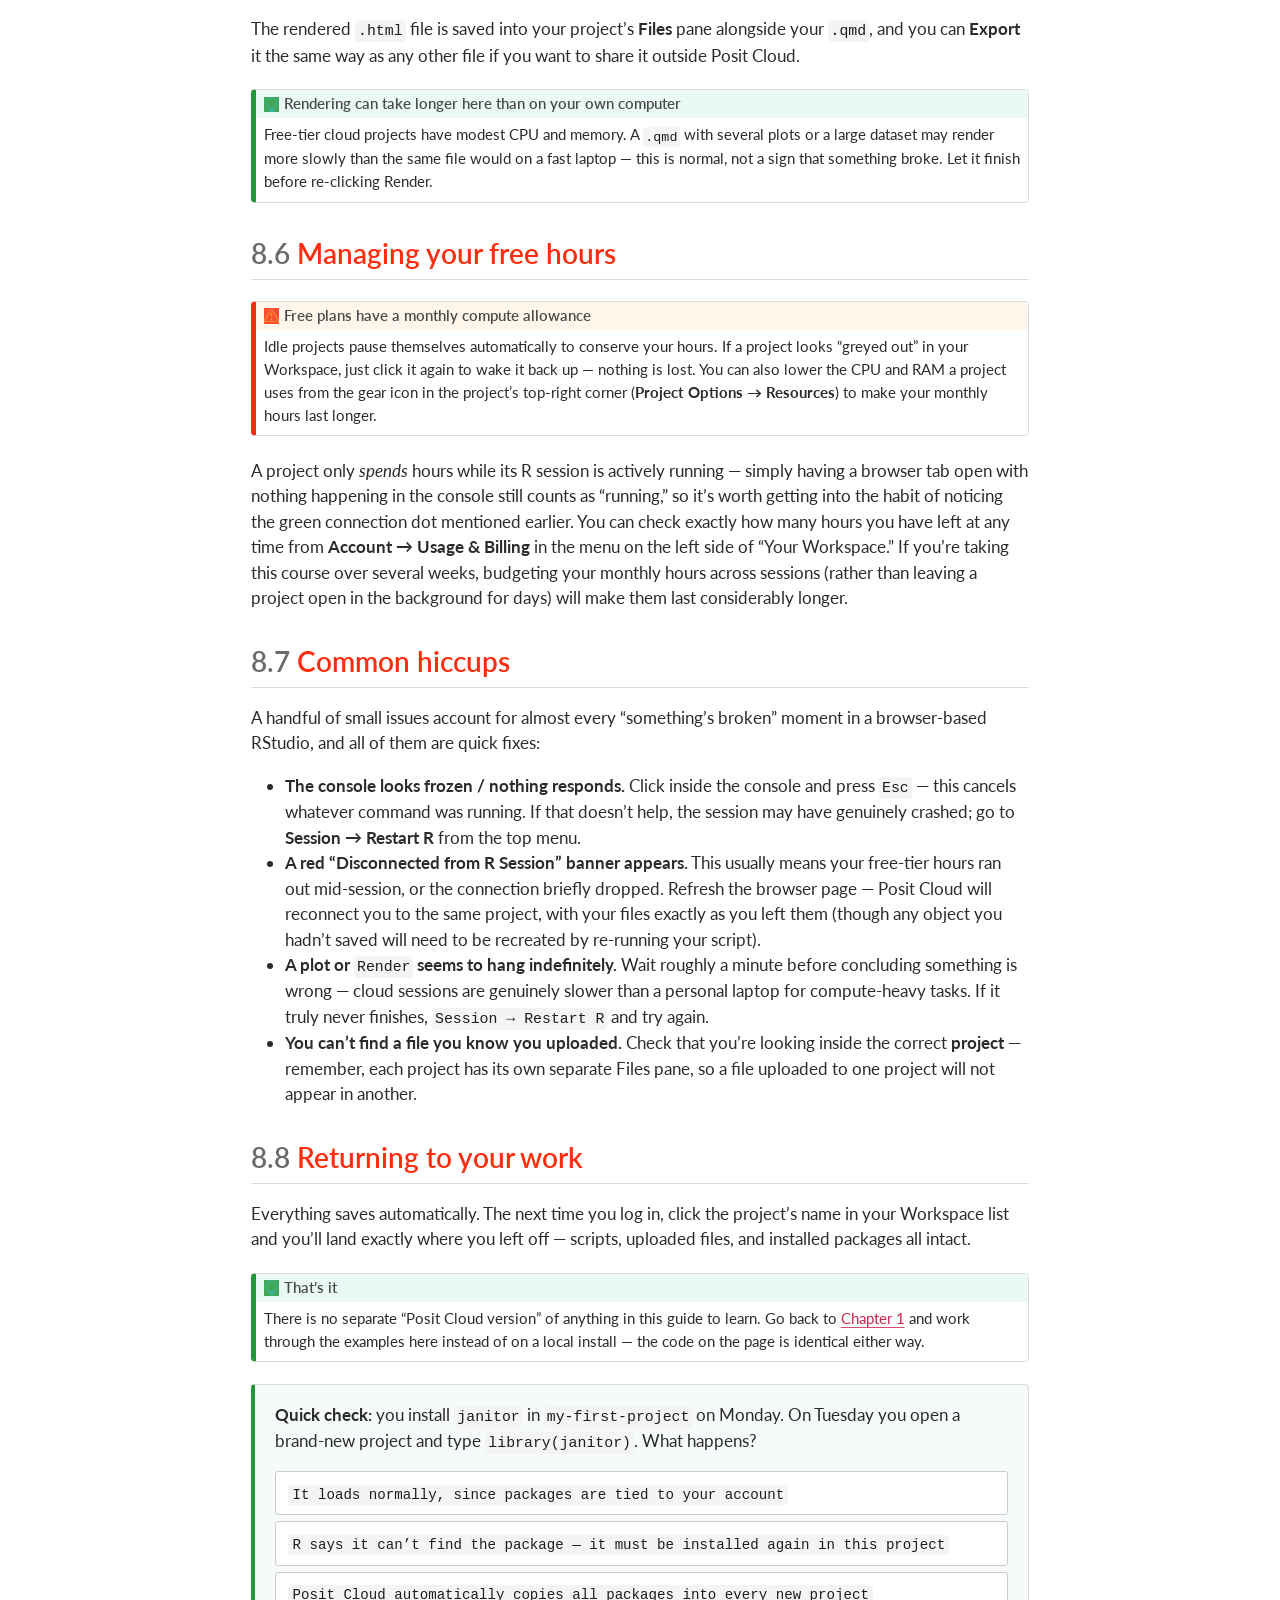
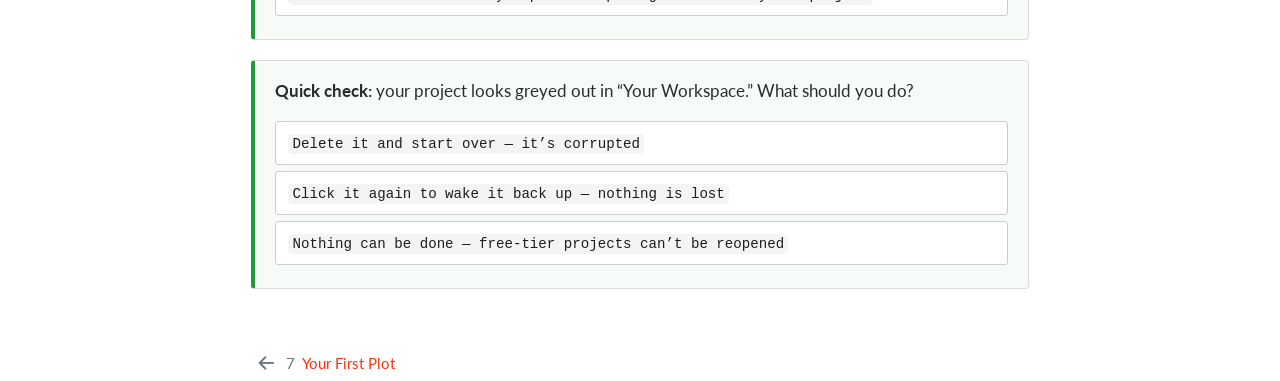
<file: docs/08-posit-cloud.html>
<!DOCTYPE html>
<html xmlns="http://www.w3.org/1999/xhtml" lang="en" xml:lang="en"><head>

<meta charset="utf-8">
<meta name="generator" content="quarto-1.10.18">

<meta name="viewport" content="width=device-width, initial-scale=1.0, user-scalable=yes">


<title>8&nbsp; Getting Started with Posit Cloud – First Steps in R</title>
<style>
/* Default styles provided by pandoc.
** See https://pandoc.org/MANUAL.html#variables-for-html for config info.
*/
span.smallcaps{font-variant: small-caps;}
div.columns{display: flex; gap: 1.5em;}
div.column{flex: auto;}
@media screen {
div.columns{gap: min(4vw, 1.5em);}
div.column{overflow-x: auto;}
}
div.hanging-indent{margin-left: 1.5em; text-indent: -1.5em;}
ul.task-list{list-style: none;}
ul.task-list li input[type="checkbox"] {
  width: 0.8em;
  margin: 0 0.8em 0.2em -1em; /* quarto-specific, see https://github.com/quarto-dev/quarto-cli/issues/4556 */ 
  vertical-align: middle;
}
/* CSS for syntax highlighting */
html { -webkit-text-size-adjust: 100%; }
pre > code.sourceCode { white-space: pre; position: relative; }
pre > code.sourceCode > span { display: inline-block; line-height: 1.25; }
pre > code.sourceCode > span:empty { height: 1.2em; }
.sourceCode { overflow: visible; }
code.sourceCode > span { color: inherit; text-decoration: inherit; }
div.sourceCode { margin: 1em 0; }
pre.sourceCode { margin: 0; }
@media screen {
div.sourceCode { overflow: auto; }
}
@media print {
pre > code.sourceCode { white-space: pre-wrap; }
pre > code.sourceCode > span { text-indent: -5em; padding-left: 5em; }
}
pre.numberSource code
  { counter-reset: source-line 0; }
pre.numberSource code > span
  { position: relative; left: -4em; counter-increment: source-line; }
pre.numberSource code > span > a:first-child::before
  { content: counter(source-line);
    position: relative; left: -1em; text-align: right; vertical-align: baseline;
    border: none; display: inline-block;
    -webkit-touch-callout: none; -webkit-user-select: none;
    -khtml-user-select: none; -moz-user-select: none;
    -ms-user-select: none; user-select: none;
    padding: 0 4px; width: 4em;
  }
pre.numberSource { margin-left: 3em;  padding-left: 4px; }
div.sourceCode
  {   }
@media screen {
pre > code.sourceCode > span > a:first-child::before { text-decoration: underline; }
}
</style>


<script src="site_libs/quarto-nav/quarto-nav.js"></script>
<script src="site_libs/quarto-nav/headroom.min.js"></script>
<script src="site_libs/clipboard/clipboard.min.js"></script>
<script src="site_libs/quarto-search/autocomplete.umd.js"></script>
<script src="site_libs/quarto-search/fuse.min.js"></script>
<script src="site_libs/quarto-search/quarto-search.js"></script>
<meta name="quarto:offset" content="./">
<link href="./07-plot.html" rel="prev">
<script src="site_libs/quarto-html/quarto.js" type="module"></script>
<script src="site_libs/quarto-html/tabsets/tabsets.js" type="module"></script>
<script src="site_libs/quarto-html/popper.min.js"></script>
<script src="site_libs/quarto-html/tippy.umd.min.js"></script>
<script src="site_libs/quarto-html/anchor.min.js"></script>
<link href="site_libs/quarto-html/tippy.css" rel="stylesheet">
<link href="site_libs/quarto-html/quarto-syntax-highlighting-3eb597036da341c70c29541d6edf80e9.css" rel="stylesheet" id="quarto-text-highlighting-styles">
<script src="site_libs/bootstrap/bootstrap.min.js"></script>
<link href="site_libs/bootstrap/bootstrap-icons.css" rel="stylesheet">
<link href="site_libs/bootstrap/bootstrap-fb699e119766c5307384d4a9fedd9ae5.min.css" rel="stylesheet" append-hash="true" id="quarto-bootstrap" data-mode="light">
<script id="quarto-search-options" type="application/json">{
  "location": "sidebar",
  "copy-button": false,
  "collapse-after": 3,
  "panel-placement": "start",
  "type": "textbox",
  "limit": 50,
  "keyboard-shortcut": [
    "f",
    "/",
    "s"
  ],
  "show-item-context": false,
  "language": {
    "search-no-results-text": "No results",
    "search-matching-documents-text": "matching documents",
    "search-copy-link-title": "Copy link to search",
    "search-hide-matches-text": "Hide additional matches",
    "search-more-match-text": "more match in this document",
    "search-more-matches-text": "more matches in this document",
    "search-clear-button-title": "Clear",
    "search-text-placeholder": "",
    "search-detached-cancel-button-title": "Cancel",
    "search-submit-button-title": "Submit",
    "search-label": "Search"
  }
}</script>


</head>

<body class="nav-sidebar docked quarto-light">

<div id="quarto-search-results"></div>
  <header id="quarto-header" class="headroom fixed-top">
  <nav class="quarto-secondary-nav">
    <div class="container-fluid d-flex">
      <button type="button" class="quarto-btn-toggle btn" data-bs-toggle="collapse" role="button" data-bs-target=".quarto-sidebar-collapse-item" aria-controls="quarto-sidebar" aria-expanded="false" aria-label="Toggle sidebar navigation" onclick="if (window.quartoToggleHeadroom) { window.quartoToggleHeadroom(); }">
        <i class="bi bi-layout-text-sidebar-reverse"></i>
      </button>
        <nav class="quarto-page-breadcrumbs" aria-label="breadcrumb"><ol class="breadcrumb"><li class="breadcrumb-item"><a href="./08-posit-cloud.html"><span class="chapter-number">8</span>&nbsp; <span class="chapter-title">Getting Started with Posit Cloud</span></a></li></ol></nav>
        <a class="flex-grow-1" role="navigation" data-bs-toggle="collapse" data-bs-target=".quarto-sidebar-collapse-item" aria-controls="quarto-sidebar" aria-expanded="false" aria-label="Toggle sidebar navigation" onclick="if (window.quartoToggleHeadroom) { window.quartoToggleHeadroom(); }">      
        </a>
      <button type="button" class="btn quarto-search-button" aria-label="Search" onclick="window.quartoOpenSearch();">
        <i class="bi bi-search"></i>
      </button>
    </div>
  </nav>
</header>
<!-- content -->
<div id="quarto-content" class="quarto-container page-columns page-rows-contents page-layout-article">
<!-- sidebar -->
  <nav id="quarto-sidebar" class="sidebar collapse collapse-horizontal quarto-sidebar-collapse-item sidebar-navigation docked overflow-auto">
    <div class="pt-lg-2 mt-2 text-left sidebar-header">
    <div class="sidebar-title mb-0 py-0">
      <a href="./">First Steps in R</a> 
    </div>
      </div>
        <div class="mt-2 flex-shrink-0 align-items-center">
        <div class="sidebar-search">
        <div id="quarto-search" class="" title="Search"></div>
        </div>
        </div>
    <div class="sidebar-menu-container"> 
    <ul class="list-unstyled mt-1">
        <li class="sidebar-item">
  <div class="sidebar-item-container"> 
  <a href="./index.html" class="sidebar-item-text sidebar-link">
 <span class="menu-text">Preface</span></a>
  </div>
</li>
        <li class="sidebar-item">
  <div class="sidebar-item-container"> 
  <a href="./01-what-is-r.html" class="sidebar-item-text sidebar-link">
 <span class="menu-text"><span class="chapter-number">1</span>&nbsp; <span class="chapter-title">What Is R?</span></span></a>
  </div>
</li>
        <li class="sidebar-item">
  <div class="sidebar-item-container"> 
  <a href="./02-folders.html" class="sidebar-item-text sidebar-link">
 <span class="menu-text"><span class="chapter-number">2</span>&nbsp; <span class="chapter-title">Folders and Projects</span></span></a>
  </div>
</li>
        <li class="sidebar-item">
  <div class="sidebar-item-container"> 
  <a href="./03-open-files.html" class="sidebar-item-text sidebar-link">
 <span class="menu-text"><span class="chapter-number">3</span>&nbsp; <span class="chapter-title">Opening Files</span></span></a>
  </div>
</li>
        <li class="sidebar-item">
  <div class="sidebar-item-container"> 
  <a href="./04-packages.html" class="sidebar-item-text sidebar-link">
 <span class="menu-text"><span class="chapter-number">4</span>&nbsp; <span class="chapter-title">Installing Packages</span></span></a>
  </div>
</li>
        <li class="sidebar-item">
  <div class="sidebar-item-container"> 
  <a href="./05-calculator.html" class="sidebar-item-text sidebar-link">
 <span class="menu-text"><span class="chapter-number">5</span>&nbsp; <span class="chapter-title">R as a Calculator</span></span></a>
  </div>
</li>
        <li class="sidebar-item">
  <div class="sidebar-item-container"> 
  <a href="./06-functions.html" class="sidebar-item-text sidebar-link">
 <span class="menu-text"><span class="chapter-number">6</span>&nbsp; <span class="chapter-title">Basic Functions</span></span></a>
  </div>
</li>
        <li class="sidebar-item">
  <div class="sidebar-item-container"> 
  <a href="./07-plot.html" class="sidebar-item-text sidebar-link">
 <span class="menu-text"><span class="chapter-number">7</span>&nbsp; <span class="chapter-title">Your First Plot</span></span></a>
  </div>
</li>
        <li class="sidebar-item">
  <div class="sidebar-item-container"> 
  <a href="./08-posit-cloud.html" class="sidebar-item-text sidebar-link active">
 <span class="menu-text"><span class="chapter-number">8</span>&nbsp; <span class="chapter-title">Getting Started with Posit Cloud</span></span></a>
  </div>
</li>
    </ul>
    </div>
</nav>
<div id="quarto-sidebar-glass" class="quarto-sidebar-collapse-item" data-bs-toggle="collapse" data-bs-target=".quarto-sidebar-collapse-item"></div>
<!-- margin-sidebar -->
    <div id="quarto-margin-sidebar" class="sidebar margin-sidebar">
        <nav id="TOC" role="doc-toc" class="toc-active">
    <h2 id="toc-title">Table of contents</h2>
   
  <ul>
  <li><a href="#creating-your-project" id="toc-creating-your-project" class="nav-link active" data-scroll-target="#creating-your-project"><span class="header-section-number">8.1</span> Creating your project</a>
  <ul class="collapse">
  <li><a href="#projects-not-just-files" id="toc-projects-not-just-files" class="nav-link" data-scroll-target="#projects-not-just-files"><span class="header-section-number">8.1.1</span> Projects, not just files</a></li>
  <li><a href="#if-your-instructor-invited-you-to-a-space" id="toc-if-your-instructor-invited-you-to-a-space" class="nav-link" data-scroll-target="#if-your-instructor-invited-you-to-a-space"><span class="header-section-number">8.1.2</span> If your instructor invited you to a Space</a></li>
  </ul></li>
  <li><a href="#the-interface" id="toc-the-interface" class="nav-link" data-scroll-target="#the-interface"><span class="header-section-number">8.2</span> The interface</a></li>
  <li><a href="#uploading-files" id="toc-uploading-files" class="nav-link" data-scroll-target="#uploading-files"><span class="header-section-number">8.3</span> Uploading files</a></li>
  <li><a href="#installing-packages-here" id="toc-installing-packages-here" class="nav-link" data-scroll-target="#installing-packages-here"><span class="header-section-number">8.4</span> Installing packages here</a></li>
  <li><a href="#rendering-quarto-documents-in-the-cloud" id="toc-rendering-quarto-documents-in-the-cloud" class="nav-link" data-scroll-target="#rendering-quarto-documents-in-the-cloud"><span class="header-section-number">8.5</span> Rendering Quarto documents in the cloud</a></li>
  <li><a href="#managing-your-free-hours" id="toc-managing-your-free-hours" class="nav-link" data-scroll-target="#managing-your-free-hours"><span class="header-section-number">8.6</span> Managing your free hours</a></li>
  <li><a href="#common-hiccups" id="toc-common-hiccups" class="nav-link" data-scroll-target="#common-hiccups"><span class="header-section-number">8.7</span> Common hiccups</a></li>
  <li><a href="#returning-to-your-work" id="toc-returning-to-your-work" class="nav-link" data-scroll-target="#returning-to-your-work"><span class="header-section-number">8.8</span> Returning to your work</a></li>
  </ul>
</nav>
    </div>
<!-- main -->
<main class="content" id="quarto-document-content">

<header id="title-block-header" class="quarto-title-block default">
<div class="quarto-title">
<h1 class="title"><span id="sec-posit-cloud" class="quarto-section-identifier"><span class="chapter-number">8</span>&nbsp; <span class="chapter-title">Getting Started with Posit Cloud</span></span></h1>
</div>



<div class="quarto-title-meta">

    
  
    
  </div>
  


</header>


<p>Everything in Chapters 1–7 works identically here — Posit Cloud is the same RStudio, running in your browser instead of on your own machine. This entire course is taught in Posit Cloud, so this chapter is a complete, standalone walkthrough: account creation, the interface, uploading files, rendering the documents you’ll build later in the course, and the handful of places where the cloud version behaves a little differently.</p>
<div class="callout callout-style-default callout-note callout-titled">
<div class="callout-header d-flex align-content-center">
<div class="callout-icon-container">
<i class="callout-icon"></i>
</div>
<div class="callout-title-container flex-fill">
<span class="screen-reader-only">Note</span>Why a browser and not an install
</div>
</div>
<div class="callout-body-container callout-body">
<p>Posit Cloud runs RStudio on a server, not on your laptop. That means: no installation, no “it works on my machine but not yours,” and every student in this course starts from the exact same R version and the exact same blank project — which matters far more in a classroom than it does working alone.</p>
</div>
</div>
<section id="creating-your-project" class="level2" data-number="8.1">
<h2 data-number="8.1" class="anchored" data-anchor-id="creating-your-project"><span class="header-section-number">8.1</span> Creating your project</h2>
<div class="step-list">
<div class="step">
<div class="n">

</div>
<div>
<h4 class="anchored">
Create a free account
</h4>
<p>
Go to <a href="https://posit.cloud" target="_blank" rel="noopener">posit.cloud</a> and choose the free plan. Sign up with an email address, or use an existing Google or GitHub account.
</p>
</div>
</div>
<div class="step">
<div class="n">

</div>
<div>
<h4 class="anchored">
Open your Workspace
</h4>
<p>
After logging in you land on “Your Workspace” — a list of your projects (empty at first) with a <strong>New Project</strong> button in the top-right corner.
</p>
</div>
</div>
<div class="step">
<div class="n">

</div>
<div>
<h4 class="anchored">
Start a new RStudio Project
</h4>
<p>
Click <strong>New Project → New RStudio Project</strong>. A private container spins up for you — this takes roughly 10–30 seconds the first time.
</p>
</div>
</div>
<div class="step">
<div class="n">

</div>
<div>
<h4 class="anchored">
Name your project
</h4>
<p>
Click “Untitled Project” at the top of the page and type a clear name, matching the folder convention from <a href="./02-folders.html">Chapter 2</a> — for example, <code>my-first-project</code>.
</p>
</div>
</div>
</div>
<section id="projects-not-just-files" class="level3" data-number="8.1.1">
<h3 data-number="8.1.1" class="anchored" data-anchor-id="projects-not-just-files"><span class="header-section-number">8.1.1</span> Projects, not just files</h3>
<p>It’s worth being precise about a word we’ll use constantly: a <strong>Project</strong> in Posit Cloud is not one file — it’s an entire, self-contained workspace: its own R session, its own installed packages, its own files, all bundled together and listed as one card in “Your Workspace.” Every time you click <strong>New Project</strong>, you get a completely fresh, empty one — nothing carries over automatically from a previous project unless you upload it yourself. Keep the whole course inside a <strong>single</strong> project (as instructed in Chapter 2) so your scripts, data, and installed packages all stay in one place, instead of scattered across several projects.</p>
</section>
<section id="if-your-instructor-invited-you-to-a-space" class="level3" data-number="8.1.2">
<h3 data-number="8.1.2" class="anchored" data-anchor-id="if-your-instructor-invited-you-to-a-space"><span class="header-section-number">8.1.2</span> If your instructor invited you to a Space</h3>
<p>Many courses run inside a shared <strong>Space</strong> — a folder-like area where an instructor can pre-load starter files or a template project for every student. If you were given a join link or a Space code, use it <em>before</em> creating your own project: joining a Space just adds it to your Workspace as another tab alongside “Your Workspace,” and any project your instructor shared with the class will already be waiting for you there, ready to be copied (“Save a Permanent Copy”) into your own account.</p>
</section>
</section>
<section id="the-interface" class="level2" data-number="8.2">
<h2 data-number="8.2" class="anchored" data-anchor-id="the-interface"><span class="header-section-number">8.2</span> The interface</h2>
<p>Once your project opens, you’ll see the same four panels every RStudio user relies on, whether on the desktop app or here:</p>
<div class="pane-grid">
<div class="pane p-source">
<strong>Source</strong>Top-left. Where you write and save R scripts (.R files) and Quarto documents (.qmd files).
</div>
<div class="pane p-env">
<strong>Environment</strong>Top-right. Every object you’ve created, listed by name.
</div>
<div class="pane p-console">
<strong>Console</strong>Bottom-left. Type a command, press Enter, see the answer.
</div>
<div class="pane p-files">
<strong>Files · Plots · Packages</strong>Bottom-right. Your folders, your charts, your installed packages.
</div>
</div>
<p>A few small differences from a desktop install are worth knowing before you start clicking around:</p>
<ul>
<li><strong>The browser tab is your window manager.</strong> You can resize the four panes by dragging the thin bars between them, exactly like on the desktop app — but closing the <em>browser tab</em> does not close your R session (more on this below).</li>
<li><strong>The top-right corner of the page</strong> (not of any pane) shows your project’s name, its Space (if any), and a gear icon for <strong>Project Options</strong>, which we’ll use later to manage compute resources.</li>
<li><strong>A small green dot</strong> next to the project name means your R session is live and connected. If it turns grey or shows a “disconnected” banner, see <a href="#common-hiccups">Common hiccups</a> below.</li>
</ul>
</section>
<section id="uploading-files" class="level2" data-number="8.3">
<h2 data-number="8.3" class="anchored" data-anchor-id="uploading-files"><span class="header-section-number">8.3</span> Uploading files</h2>
<p>Your computer’s files aren’t automatically visible to the cloud. In the <strong>Files</strong> pane, click <strong>Upload</strong>, then choose a file from your computer — or drag and drop it directly into the pane. This is the cloud equivalent of copying a file into a folder, and it’s the one extra step referenced back in <a href="./03-open-files.html">Chapter 3</a>.</p>
<p>Once uploaded, the file behaves exactly as described in Chapter 3:</p>
<div class="code-copy-outer-scaffold"><div class="sourceCode" id="cb1"><pre class="sourceCode r code-with-copy"><code class="sourceCode r"><span id="cb1-1"><a href="#cb1-1" aria-hidden="true" tabindex="-1"></a>survey <span class="ot">&lt;-</span> <span class="fu">read.csv</span>(<span class="st">"data/survey_results.csv"</span>)</span></code></pre></div><button title="Copy to Clipboard" class="code-copy-button"><i class="bi"></i></button></div>
<p>Getting a file back <strong>out</strong> of Posit Cloud works the same way in reverse: right-click any file or folder in the <strong>Files</strong> pane and choose <strong>Export</strong>, which downloads it as a <code>.zip</code> (for folders) or the original file straight to your computer’s Downloads folder. Use this whenever you want a local copy of a chart you exported, a <code>.csv</code> you cleaned, or a finished script.</p>
</section>
<section id="installing-packages-here" class="level2" data-number="8.4">
<h2 data-number="8.4" class="anchored" data-anchor-id="installing-packages-here"><span class="header-section-number">8.4</span> Installing packages here</h2>
<p>Popular packages are often pre-installed, so try loading a package first:</p>
<div class="code-copy-outer-scaffold"><div class="sourceCode" id="cb2"><pre class="sourceCode r code-with-copy"><code class="sourceCode r"><span id="cb2-1"><a href="#cb2-1" aria-hidden="true" tabindex="-1"></a><span class="fu">library</span>(tidyverse)</span></code></pre></div><button title="Copy to Clipboard" class="code-copy-button"><i class="bi"></i></button></div>
<p>If R replies that it can’t find the package, install it exactly as in <a href="./04-packages.html">Chapter 4</a> — it will stay installed for that project going forward.</p>
<div class="code-copy-outer-scaffold"><div class="sourceCode" id="cb3"><pre class="sourceCode r code-with-copy"><code class="sourceCode r"><span id="cb3-1"><a href="#cb3-1" aria-hidden="true" tabindex="-1"></a><span class="fu">install.packages</span>(<span class="st">"tidyverse"</span>)</span></code></pre></div><button title="Copy to Clipboard" class="code-copy-button"><i class="bi"></i></button></div>
<p>Two cloud-specific things are worth knowing about packages:</p>
<ul>
<li><strong>Packages are per-project, not per-account.</strong> Installing <code>tidyverse</code> in one project does not make it available in a different project — each one keeps its own separate library, just like each one keeps its own separate files. This is exactly why we asked you to do all of your work inside a single project for this course.</li>
<li><strong>The very first <code>install.packages()</code> in a project is the slowest one.</strong> Posit Cloud downloads and compiles the package from scratch the first time; later installs of other packages are faster because common building blocks are already cached. If a package seems “stuck,” give it a minute or two before assuming something went wrong.</li>
</ul>
</section>
<section id="rendering-quarto-documents-in-the-cloud" class="level2" data-number="8.5">
<h2 data-number="8.5" class="anchored" data-anchor-id="rendering-quarto-documents-in-the-cloud"><span class="header-section-number">8.5</span> Rendering Quarto documents in the cloud</h2>
<p>Starting in the next chapters, you’ll write <code>.qmd</code> files instead of plain <code>.R</code> scripts — the same format this course itself is written in. Rendering one works identically to the desktop app, with one extra convenience:</p>
<ol type="1">
<li>Open any <code>.qmd</code> file in the <strong>Source</strong> pane.</li>
<li>Click the blue <strong>Render</strong> button (or the keyboard shortcut <code>Ctrl/Cmd + Shift + K</code>) at the top of the pane.</li>
<li>Posit Cloud runs every code chunk in the document top to bottom, then builds an HTML file and opens it automatically in a <strong>Viewer</strong> tab, right inside your browser — no download or separate app needed to preview it.</li>
</ol>
<p>The rendered <code>.html</code> file is saved into your project’s <strong>Files</strong> pane alongside your <code>.qmd</code>, and you can <strong>Export</strong> it the same way as any other file if you want to share it outside Posit Cloud.</p>
<div class="callout callout-style-default callout-tip callout-titled">
<div class="callout-header d-flex align-content-center">
<div class="callout-icon-container">
<i class="callout-icon"></i>
</div>
<div class="callout-title-container flex-fill">
<span class="screen-reader-only">Tip</span>Rendering can take longer here than on your own computer
</div>
</div>
<div class="callout-body-container callout-body">
<p>Free-tier cloud projects have modest CPU and memory. A <code>.qmd</code> with several plots or a large dataset may render more slowly than the same file would on a fast laptop — this is normal, not a sign that something broke. Let it finish before re-clicking Render.</p>
</div>
</div>
</section>
<section id="managing-your-free-hours" class="level2" data-number="8.6">
<h2 data-number="8.6" class="anchored" data-anchor-id="managing-your-free-hours"><span class="header-section-number">8.6</span> Managing your free hours</h2>
<div class="callout callout-style-default callout-warning callout-titled">
<div class="callout-header d-flex align-content-center">
<div class="callout-icon-container">
<i class="callout-icon"></i>
</div>
<div class="callout-title-container flex-fill">
<span class="screen-reader-only">Warning</span>Free plans have a monthly compute allowance
</div>
</div>
<div class="callout-body-container callout-body">
<p>Idle projects pause themselves automatically to conserve your hours. If a project looks “greyed out” in your Workspace, just click it again to wake it back up — nothing is lost. You can also lower the CPU and RAM a project uses from the gear icon in the project’s top-right corner (<strong>Project Options → Resources</strong>) to make your monthly hours last longer.</p>
</div>
</div>
<p>A project only <em>spends</em> hours while its R session is actively running — simply having a browser tab open with nothing happening in the console still counts as “running,” so it’s worth getting into the habit of noticing the green connection dot mentioned earlier. You can check exactly how many hours you have left at any time from <strong>Account → Usage &amp; Billing</strong> in the menu on the left side of “Your Workspace.” If you’re taking this course over several weeks, budgeting your monthly hours across sessions (rather than leaving a project open in the background for days) will make them last considerably longer.</p>
</section>
<section id="common-hiccups" class="level2" data-number="8.7">
<h2 data-number="8.7" class="anchored" data-anchor-id="common-hiccups"><span class="header-section-number">8.7</span> Common hiccups</h2>
<p>A handful of small issues account for almost every “something’s broken” moment in a browser-based RStudio, and all of them are quick fixes:</p>
<ul>
<li><strong>The console looks frozen / nothing responds.</strong> Click inside the console and press <code>Esc</code> — this cancels whatever command was running. If that doesn’t help, the session may have genuinely crashed; go to <strong>Session → Restart R</strong> from the top menu.</li>
<li><strong>A red “Disconnected from R Session” banner appears.</strong> This usually means your free-tier hours ran out mid-session, or the connection briefly dropped. Refresh the browser page — Posit Cloud will reconnect you to the same project, with your files exactly as you left them (though any object you hadn’t saved will need to be recreated by re-running your script).</li>
<li><strong>A plot or <code>Render</code> seems to hang indefinitely.</strong> Wait roughly a minute before concluding something is wrong — cloud sessions are genuinely slower than a personal laptop for compute-heavy tasks. If it truly never finishes, <code>Session → Restart R</code> and try again.</li>
<li><strong>You can’t find a file you know you uploaded.</strong> Check that you’re looking inside the correct <strong>project</strong> — remember, each project has its own separate Files pane, so a file uploaded to one project will not appear in another.</li>
</ul>
</section>
<section id="returning-to-your-work" class="level2" data-number="8.8">
<h2 data-number="8.8" class="anchored" data-anchor-id="returning-to-your-work"><span class="header-section-number">8.8</span> Returning to your work</h2>
<p>Everything saves automatically. The next time you log in, click the project’s name in your Workspace list and you’ll land exactly where you left off — scripts, uploaded files, and installed packages all intact.</p>
<div class="callout callout-style-default callout-tip callout-titled">
<div class="callout-header d-flex align-content-center">
<div class="callout-icon-container">
<i class="callout-icon"></i>
</div>
<div class="callout-title-container flex-fill">
<span class="screen-reader-only">Tip</span>That’s it
</div>
</div>
<div class="callout-body-container callout-body">
<p>There is no separate “Posit Cloud version” of anything in this guide to learn. Go back to <a href="./01-what-is-r.html">Chapter 1</a> and work through the examples here instead of on a local install — the code on the page is identical either way.</p>
</div>
</div>
<div class="quiz-box">
<p><strong>Quick check:</strong> you install <code>janitor</code> in <code>my-first-project</code> on Monday. On Tuesday you open a brand-new project and type <code>library(janitor)</code>. What happens?</p>
<div class="opt" data-correct="false">
<code>It loads normally, since packages are tied to your account</code>
</div>
<div class="opt" data-correct="true">
<code>R says it can’t find the package — it must be installed again in this project</code>
</div>
<div class="opt" data-correct="false">
<code>Posit Cloud automatically copies all packages into every new project</code>
</div>
<div class="fb">

</div>
</div>
<div class="quiz-box">
<p><strong>Quick check:</strong> your project looks greyed out in “Your Workspace.” What should you do?</p>
<div class="opt" data-correct="false">
<code>Delete it and start over — it’s corrupted</code>
</div>
<div class="opt" data-correct="true">
<code>Click it again to wake it back up — nothing is lost</code>
</div>
<div class="opt" data-correct="false">
<code>Nothing can be done — free-tier projects can’t be reopened</code>
</div>
<div class="fb">

</div>
</div>


</section>

</main> <!-- /main -->
<script>
document.addEventListener("DOMContentLoaded", function () {

  /* ---- collapsible folder tree ---- */
  document.querySelectorAll(".tree-box .node.folder").forEach(function (node) {
    node.addEventListener("click", function () {
      node.parentElement.classList.toggle("closed");
    });
  });

  /* ---- safe arithmetic calculator ---- */
  function safeEval(expr) {
    var allowed = /^[0-9+\-*/^().\s,a-z]*$/i;
    if (!allowed.test(expr)) throw new Error("bad characters");
    var cleaned = expr.replace(/(sqrt|abs|round|floor|ceiling|log|exp)/gi, function (m) {
      return "__" + m.toLowerCase() + "__";
    });
    if (/[a-z]/i.test(cleaned.replace(/__(sqrt|abs|round|floor|ceiling|log|exp)__/gi, ""))) {
      throw new Error("unknown symbol");
    }
    var js = cleaned
      .replace(/__sqrt__/g, "Math.sqrt")
      .replace(/__abs__/g, "Math.abs")
      .replace(/__floor__/g, "Math.floor")
      .replace(/__ceiling__/g, "Math.ceil")
      .replace(/__log__/g, "Math.log")
      .replace(/__exp__/g, "Math.exp")
      .replace(/__round__\(([^,]+),\s*([^)]+)\)/g, "roundTo($1,$2)")
      .replace(/__round__\(([^)]+)\)/g, "Math.round($1)")
      .replace(/\^/g, "**");
    var roundTo = function (x, n) { return Math.round(x * Math.pow(10, n)) / Math.pow(10, n); };
    var fn = new Function("roundTo", "return (" + js + ");");
    var result = fn(roundTo);
    if (typeof result !== "number" || !isFinite(result)) throw new Error("not a number");
    return Math.round(result * 1e6) / 1e6;
  }

  var calcInput = document.getElementById("calcInput");
  var calcOut = document.getElementById("calcOut");
  var calcRun = document.getElementById("calcRun");
  if (calcInput) {
    function runCalc() {
      var expr = calcInput.value.trim();
      if (!expr) return;
      var l1 = document.createElement("div");
      l1.innerHTML = '<span class="prompt">&gt;</span> ' + expr.replace(/</g, "&lt;");
      var l2 = document.createElement("div");
      try {
        var r = safeEval(expr);
        l2.innerHTML = '<span class="ans">[1] ' + r + "</span>";
      } catch (e) {
        l2.innerHTML = '<span class="err">Error: could not evaluate that expression</span>';
      }
      calcOut.innerHTML = "";
      calcOut.appendChild(l1);
      calcOut.appendChild(l2);
    }
    calcRun.addEventListener("click", runCalc);
    calcInput.addEventListener("keydown", function (e) { if (e.key === "Enter") runCalc(); });
    document.querySelectorAll(".calc-box .example").forEach(function (ex) {
      ex.addEventListener("click", function () {
        calcInput.value = ex.getAttribute("data-expr");
        runCalc();
      });
    });
  }

  /* ---- function finder ---- */
  var matcherData = {
    avg:   { label: "mean()",    code: "mean(ages)\n[1] 32.71" },
    rows:  { label: "head()",    code: "head(my_data)\n# shows the first 6 rows" },
    count: { label: "length()",  code: "length(ages)\n[1] 7" },
    shape: { label: "str()",     code: "str(ages)\n num [1:7] 21 34 19 45 30 28 52" },
    range: { label: "min() / max()", code: "min(ages); max(ages)\n[1] 19\n[1] 52" }
  };
  var matcherSelect = document.getElementById("matcherSelect");
  if (matcherSelect) {
    var out = document.getElementById("matcherOut");
    matcherSelect.addEventListener("change", function () {
      var v = matcherSelect.value;
      if (!v) { out.classList.remove("show"); return; }
      out.textContent = matcherData[v].label + "\n\n" + matcherData[v].code;
      out.classList.add("show");
    });
  }

  /* ---- quizzes ---- */
  document.querySelectorAll(".quiz-box").forEach(function (quiz) {
    var opts = quiz.querySelectorAll(".opt");
    var fb = quiz.querySelector(".fb");
    opts.forEach(function (opt) {
      opt.addEventListener("click", function () {
        opts.forEach(function (o) { o.classList.remove("correct", "wrong"); });
        var correct = opt.getAttribute("data-correct") === "true";
        opt.classList.add(correct ? "correct" : "wrong");
        if (!correct) {
          opts.forEach(function (o) { if (o.getAttribute("data-correct") === "true") o.classList.add("correct"); });
        }
        fb.textContent = correct ? "Correct." : "Not quite — the right answer is highlighted above.";
        fb.classList.add("show");
      });
    });
  });

  /* ---- histogram bin demo ---- */
  var svg = document.getElementById("histSvg");
  if (svg) {
    function makeBins(n) {
      var arr = [];
      for (var i = 0; i < n; i++) {
        var x = (i / (n - 1)) * 2 - 1;
        var h = Math.max(6, Math.round(100 * Math.exp(-x * x * 2) + 10 * Math.sin(i * 1.7)));
        arr.push(h);
      }
      return arr;
    }
    function drawHist(n) {
      var heights = makeBins(n);
      var W = 560, H = 240, padB = 28, padT = 8, padX = 16, gap = 5;
      var max = Math.max.apply(null, heights);
      var barW = (W - padX * 2 - gap * (n - 1)) / n;
      var bars = "";
      heights.forEach(function (h, i) {
        var barH = (h / max) * (H - padT - padB);
        var x = padX + i * (barW + gap);
        var y = H - padB - barH;
        bars += '<rect x="' + x + '" y="' + y + '" width="' + barW + '" height="' + barH +
          '" fill="#001D41"></rect>';
      });
      svg.innerHTML = '<line x1="' + padX + '" y1="' + (H - padB) + '" x2="' + (W - padX) + '" y2="' + (H - padB) +
        '" stroke="#ccc" stroke-width="1"/>' + bars;
    }
    drawHist(8);
    document.querySelectorAll(".plot-box .bins button").forEach(function (btn) {
      btn.addEventListener("click", function () {
        document.querySelectorAll(".plot-box .bins button").forEach(function (b) { b.classList.remove("active"); });
        btn.classList.add("active");
        drawHist(parseInt(btn.getAttribute("data-bins"), 10));
      });
    });
  }

  /* ---- sidebar authorship footer ---- */
  (function () {
    var sidebar = document.getElementById("quarto-sidebar");
    if (!sidebar) return;
    var footer = document.createElement("div");
    footer.className = "sidebar-authors";
    footer.innerHTML =
      '<div class="sidebar-authors-names">' +
        '<span>Profa. Carolina Abreu de Carvalho, PhD</span>' +
        '<span>Lucas Helal, MMSc, PhD</span>' +
      '</div>' +
      '<div class="sidebar-authors-affil">' +
        'Programa de P\u00f3s-Gradua\u00e7\u00e3o em Sa\u00fade Coletiva<br>' +
        'Universidade Federal do Maranh\u00e3o' +
      '</div>';
    sidebar.appendChild(footer);
  })();

});
</script>
<script id="quarto-html-after-body" type="application/javascript">
  window.document.addEventListener("DOMContentLoaded", function (event) {
    const icon = "";
    const anchorJS = new window.AnchorJS();
    anchorJS.options = {
      placement: 'right',
      icon: icon
    };
    anchorJS.add('.anchored');
    const isCodeAnnotation = (el) => {
      for (const clz of el.classList) {
        if (clz.startsWith('code-annotation-')) {                     
          return true;
        }
      }
      return false;
    }
    const onCopySuccess = function(e) {
      // button target
      const button = e.trigger;
      // don't keep focus
      button.blur();
      // flash "checked"
      button.classList.add('code-copy-button-checked');
      var currentTitle = button.getAttribute("title");
      button.setAttribute("title", "Copied!");
      let tooltip;
      if (window.bootstrap) {
        button.setAttribute("data-bs-toggle", "tooltip");
        button.setAttribute("data-bs-placement", "left");
        button.setAttribute("data-bs-title", "Copied!");
        tooltip = new bootstrap.Tooltip(button, 
          { trigger: "manual", 
            customClass: "code-copy-button-tooltip",
            offset: [0, -8]});
        tooltip.show();    
      }
      setTimeout(function() {
        if (tooltip) {
          tooltip.hide();
          button.removeAttribute("data-bs-title");
          button.removeAttribute("data-bs-toggle");
          button.removeAttribute("data-bs-placement");
        }
        button.setAttribute("title", currentTitle);
        button.classList.remove('code-copy-button-checked');
      }, 1000);
      // clear code selection
      e.clearSelection();
    }
    const getTextToCopy = function(trigger) {
      const outerScaffold = trigger.parentElement.cloneNode(true);
      const codeEl = outerScaffold.querySelector('code');
      for (const childEl of codeEl.children) {
        if (isCodeAnnotation(childEl)) {
          childEl.remove();
        }
      }
      return codeEl.innerText;
    }
    const clipboard = new window.ClipboardJS('.code-copy-button:not([data-in-quarto-modal])', {
      text: getTextToCopy
    });
    clipboard.on('success', onCopySuccess);
    if (window.document.getElementById('quarto-embedded-source-code-modal')) {
      const clipboardModal = new window.ClipboardJS('.code-copy-button[data-in-quarto-modal]', {
        text: getTextToCopy,
        container: window.document.getElementById('quarto-embedded-source-code-modal')
      });
      clipboardModal.on('success', onCopySuccess);
    }
      var localhostRegex = new RegExp(/^(?:http|https):\/\/localhost\:?[0-9]*\//);
      var mailtoRegex = new RegExp(/^mailto:/);
        var filterRegex = new RegExp('/' + window.location.host + '/');
      var isInternal = (href) => {
          return filterRegex.test(href) || localhostRegex.test(href) || mailtoRegex.test(href);
      }
      // Inspect non-navigation links and adorn them if external
     var links = window.document.querySelectorAll('a[href]:not(.nav-link):not(.navbar-brand):not(.toc-action):not(.sidebar-link):not(.sidebar-item-toggle):not(.pagination-link):not(.no-external):not([aria-hidden]):not(.dropdown-item):not(.quarto-navigation-tool):not(.about-link)');
      for (var i=0; i<links.length; i++) {
        const link = links[i];
        if (!isInternal(link.href)) {
          // undo the damage that might have been done by quarto-nav.js in the case of
          // links that we want to consider external
          if (link.dataset.originalHref !== undefined) {
            link.href = link.dataset.originalHref;
          }
        }
      }
    function tippyHover(el, contentFn, onTriggerFn, onUntriggerFn) {
      const config = {
        allowHTML: true,
        maxWidth: 500,
        delay: 100,
        arrow: false,
        appendTo: function(el) {
            return el.parentElement;
        },
        interactive: true,
        interactiveBorder: 10,
        theme: 'quarto',
        placement: 'bottom-start',
      };
      if (contentFn) {
        config.content = contentFn;
      }
      if (onTriggerFn) {
        config.onTrigger = onTriggerFn;
      }
      if (onUntriggerFn) {
        config.onUntrigger = onUntriggerFn;
      }
      window.tippy(el, config); 
    }
    const noterefs = window.document.querySelectorAll('a[role="doc-noteref"]');
    for (var i=0; i<noterefs.length; i++) {
      const ref = noterefs[i];
      tippyHover(ref, function() {
        // use id or data attribute instead here
        let href = ref.getAttribute('data-footnote-href') || ref.getAttribute('href');
        try { href = new URL(href).hash; } catch {}
        const id = href.replace(/^#\/?/, "");
        const note = window.document.getElementById(id);
        if (note) {
          return note.innerHTML;
        } else {
          return "";
        }
      });
    }
    const xrefs = window.document.querySelectorAll('a.quarto-xref');
    const processXRef = (id, note) => {
      // Strip column container classes
      const stripColumnClz = (el) => {
        el.classList.remove("page-full", "page-columns");
        if (el.children) {
          for (const child of el.children) {
            stripColumnClz(child);
          }
        }
      }
      stripColumnClz(note)
      if (id === null || id.startsWith('sec-')) {
        // Special case sections, only their first couple elements
        const container = document.createElement("div");
        if (note.children && note.children.length > 2) {
          container.appendChild(note.children[0].cloneNode(true));
          for (let i = 1; i < note.children.length; i++) {
            const child = note.children[i];
            if (child.tagName === "P" && child.innerText === "") {
              continue;
            } else {
              container.appendChild(child.cloneNode(true));
              break;
            }
          }
          if (window.Quarto?.typesetMath) {
            window.Quarto.typesetMath(container);
          }
          return container.innerHTML
        } else {
          if (window.Quarto?.typesetMath) {
            window.Quarto.typesetMath(note);
          }
          return note.innerHTML;
        }
      } else {
        // Remove any anchor links if they are present
        const anchorLink = note.querySelector('a.anchorjs-link');
        if (anchorLink) {
          anchorLink.remove();
        }
        if (window.Quarto?.typesetMath) {
          window.Quarto.typesetMath(note);
        }
        if (note.classList.contains("callout")) {
          return note.outerHTML;
        } else {
          return note.innerHTML;
        }
      }
    }
    for (var i=0; i<xrefs.length; i++) {
      const xref = xrefs[i];
      tippyHover(xref, undefined, function(instance) {
        instance.disable();
        let url = xref.getAttribute('href');
        let hash = undefined; 
        if (url.startsWith('#')) {
          hash = url;
        } else {
          try { hash = new URL(url).hash; } catch {}
        }
        if (hash) {
          const id = hash.replace(/^#\/?/, "");
          const note = window.document.getElementById(id);
          if (note !== null) {
            try {
              const html = processXRef(id, note.cloneNode(true));
              instance.setContent(html);
            } finally {
              instance.enable();
              instance.show();
            }
          } else {
            // See if we can fetch this
            fetch(url.split('#')[0])
            .then(res => res.text())
            .then(html => {
              const parser = new DOMParser();
              const htmlDoc = parser.parseFromString(html, "text/html");
              const note = htmlDoc.getElementById(id);
              if (note !== null) {
                const html = processXRef(id, note);
                instance.setContent(html);
              } 
            }).finally(() => {
              instance.enable();
              instance.show();
            });
          }
        } else {
          // See if we can fetch a full url (with no hash to target)
          // This is a special case and we should probably do some content thinning / targeting
          fetch(url)
          .then(res => res.text())
          .then(html => {
            const parser = new DOMParser();
            const htmlDoc = parser.parseFromString(html, "text/html");
            const note = htmlDoc.querySelector('main.content');
            if (note !== null) {
              // This should only happen for chapter cross references
              // (since there is no id in the URL)
              // remove the first header
              if (note.children.length > 0 && note.children[0].tagName === "HEADER") {
                note.children[0].remove();
              }
              const html = processXRef(null, note);
              instance.setContent(html);
            } 
          }).finally(() => {
            instance.enable();
            instance.show();
          });
        }
      }, function(instance) {
      });
    }
        let selectedAnnoteEl;
        const selectorForAnnotation = ( cell, annotation) => {
          let cellAttr = 'data-code-cell="' + cell + '"';
          let lineAttr = 'data-code-annotation="' +  annotation + '"';
          const selector = 'span[' + cellAttr + '][' + lineAttr + ']';
          return selector;
        }
        const selectCodeLines = (annoteEl) => {
          const doc = window.document;
          const targetCell = annoteEl.getAttribute("data-target-cell");
          const targetAnnotation = annoteEl.getAttribute("data-target-annotation");
          const annoteSpan = window.document.querySelector(selectorForAnnotation(targetCell, targetAnnotation));
          const lines = annoteSpan.getAttribute("data-code-lines").split(",");
          const lineIds = lines.map((line) => {
            return targetCell + "-" + line;
          })
          let top = null;
          let height = null;
          let parent = null;
          if (lineIds.length > 0) {
              //compute the position of the single el (top and bottom and make a div)
              const el = window.document.getElementById(lineIds[0]);
              top = el.offsetTop;
              height = el.offsetHeight;
              parent = el.parentElement.parentElement;
            if (lineIds.length > 1) {
              const lastEl = window.document.getElementById(lineIds[lineIds.length - 1]);
              const bottom = lastEl.offsetTop + lastEl.offsetHeight;
              height = bottom - top;
            }
            if (top !== null && height !== null && parent !== null) {
              // cook up a div (if necessary) and position it 
              let div = window.document.getElementById("code-annotation-line-highlight");
              if (div === null) {
                div = window.document.createElement("div");
                div.setAttribute("id", "code-annotation-line-highlight");
                div.style.position = 'absolute';
                parent.appendChild(div);
              }
              div.style.top = top - 2 + "px";
              div.style.height = height + 4 + "px";
              div.style.left = 0;
              let gutterDiv = window.document.getElementById("code-annotation-line-highlight-gutter");
              if (gutterDiv === null) {
                gutterDiv = window.document.createElement("div");
                gutterDiv.setAttribute("id", "code-annotation-line-highlight-gutter");
                gutterDiv.style.position = 'absolute';
                const codeCell = window.document.getElementById(targetCell);
                const gutter = codeCell.querySelector('.code-annotation-gutter');
                gutter.appendChild(gutterDiv);
              }
              gutterDiv.style.top = top - 2 + "px";
              gutterDiv.style.height = height + 4 + "px";
            }
            selectedAnnoteEl = annoteEl;
          }
        };
        const unselectCodeLines = () => {
          const elementsIds = ["code-annotation-line-highlight", "code-annotation-line-highlight-gutter"];
          elementsIds.forEach((elId) => {
            const div = window.document.getElementById(elId);
            if (div) {
              div.remove();
            }
          });
          selectedAnnoteEl = undefined;
        };
          // Handle positioning of the toggle
      window.addEventListener(
        "resize",
        throttle(() => {
          elRect = undefined;
          if (selectedAnnoteEl) {
            selectCodeLines(selectedAnnoteEl);
          }
        }, 10)
      );
      function throttle(fn, ms) {
      let throttle = false;
      let timer;
        return (...args) => {
          if(!throttle) { // first call gets through
              fn.apply(this, args);
              throttle = true;
          } else { // all the others get throttled
              if(timer) clearTimeout(timer); // cancel #2
              timer = setTimeout(() => {
                fn.apply(this, args);
                timer = throttle = false;
              }, ms);
          }
        };
      }
        // Attach click handler to the DT
        const annoteDls = window.document.querySelectorAll('dt[data-target-cell]');
        for (const annoteDlNode of annoteDls) {
          annoteDlNode.addEventListener('click', (event) => {
            const clickedEl = event.target;
            if (clickedEl !== selectedAnnoteEl) {
              unselectCodeLines();
              const activeEl = window.document.querySelector('dt[data-target-cell].code-annotation-active');
              if (activeEl) {
                activeEl.classList.remove('code-annotation-active');
              }
              selectCodeLines(clickedEl);
              clickedEl.classList.add('code-annotation-active');
            } else {
              // Unselect the line
              unselectCodeLines();
              clickedEl.classList.remove('code-annotation-active');
            }
          });
        }
    const findCites = (el) => {
      const parentEl = el.parentElement;
      if (parentEl) {
        const cites = parentEl.dataset.cites;
        if (cites) {
          return {
            el,
            cites: cites.split(' ')
          };
        } else {
          return findCites(el.parentElement)
        }
      } else {
        return undefined;
      }
    };
    var bibliorefs = window.document.querySelectorAll('a[role="doc-biblioref"]');
    for (var i=0; i<bibliorefs.length; i++) {
      const ref = bibliorefs[i];
      const citeInfo = findCites(ref);
      if (citeInfo) {
        tippyHover(citeInfo.el, function() {
          var popup = window.document.createElement('div');
          citeInfo.cites.forEach(function(cite) {
            var citeDiv = window.document.createElement('div');
            citeDiv.classList.add('hanging-indent');
            citeDiv.classList.add('csl-entry');
            var biblioDiv = window.document.getElementById('ref-' + cite);
            if (biblioDiv) {
              citeDiv.innerHTML = biblioDiv.innerHTML;
            }
            popup.appendChild(citeDiv);
          });
          return popup.innerHTML;
        });
      }
    }
  });
  </script>
<nav class="page-navigation">
  <div class="nav-page nav-page-previous">
      <a href="./07-plot.html" class="pagination-link" aria-label="Your First Plot">
        <i class="bi bi-arrow-left-short"></i> <span class="nav-page-text"><span class="chapter-number">7</span>&nbsp; <span class="chapter-title">Your First Plot</span></span>
      </a>          
  </div>
  <div class="nav-page nav-page-next">
  </div>
</nav>
</div> <!-- /content -->




</body></html>
</file>
<file: docs/site_libs/quarto-html/tippy.css>
.tippy-box[data-animation=fade][data-state=hidden]{opacity:0}[data-tippy-root]{max-width:calc(100vw - 10px)}.tippy-box{position:relative;background-color:#333;color:#fff;border-radius:4px;font-size:14px;line-height:1.4;white-space:normal;outline:0;transition-property:transform,visibility,opacity}.tippy-box[data-placement^=top]>.tippy-arrow{bottom:0}.tippy-box[data-placement^=top]>.tippy-arrow:before{bottom:-7px;left:0;border-width:8px 8px 0;border-top-color:initial;transform-origin:center top}.tippy-box[data-placement^=bottom]>.tippy-arrow{top:0}.tippy-box[data-placement^=bottom]>.tippy-arrow:before{top:-7px;left:0;border-width:0 8px 8px;border-bottom-color:initial;transform-origin:center bottom}.tippy-box[data-placement^=left]>.tippy-arrow{right:0}.tippy-box[data-placement^=left]>.tippy-arrow:before{border-width:8px 0 8px 8px;border-left-color:initial;right:-7px;transform-origin:center left}.tippy-box[data-placement^=right]>.tippy-arrow{left:0}.tippy-box[data-placement^=right]>.tippy-arrow:before{left:-7px;border-width:8px 8px 8px 0;border-right-color:initial;transform-origin:center right}.tippy-box[data-inertia][data-state=visible]{transition-timing-function:cubic-bezier(.54,1.5,.38,1.11)}.tippy-arrow{width:16px;height:16px;color:#333}.tippy-arrow:before{content:"";position:absolute;border-color:transparent;border-style:solid}.tippy-content{position:relative;padding:5px 9px;z-index:1}
</file>
<file: docs/site_libs/quarto-html/quarto-syntax-highlighting-3eb597036da341c70c29541d6edf80e9.css>
/* quarto syntax highlight colors */
:root {
  --quarto-hl-al-color: #bf0303;
  --quarto-hl-an-color: #ca60ca;
  --quarto-hl-at-color: #0057ae;
  --quarto-hl-bn-color: #b08000;
  --quarto-hl-bu-color: #644a9b;
  --quarto-hl-ch-color: #924c9d;
  --quarto-hl-co-color: #898887;
  --quarto-hl-cv-color: #0095ff;
  --quarto-hl-cn-color: #aa5500;
  --quarto-hl-cf-color: #1f1c1b;
  --quarto-hl-dt-color: #0057ae;
  --quarto-hl-dv-color: #b08000;
  --quarto-hl-do-color: #607880;
  --quarto-hl-er-color: #bf0303;
  --quarto-hl-ex-color: #0095ff;
  --quarto-hl-fl-color: #b08000;
  --quarto-hl-fu-color: #644a9b;
  --quarto-hl-im-color: #ff5500;
  --quarto-hl-in-color: #b08000;
  --quarto-hl-kw-color: #1f1c1b;
  --quarto-hl-op-color: #1f1c1b;
  --quarto-hl-ot-color: #006e28;
  --quarto-hl-pp-color: #006e28;
  --quarto-hl-re-color: #0057ae;
  --quarto-hl-sc-color: #3daee9;
  --quarto-hl-ss-color: #ff5500;
  --quarto-hl-st-color: #bf0303;
  --quarto-hl-va-color: #0057ae;
  --quarto-hl-vs-color: #bf0303;
  --quarto-hl-wa-color: #bf0303;
}

/* other quarto variables */
:root {
  --quarto-font-monospace: "Source Code Pro", Consolas, monospace;
}

/* syntax highlight based on Pandoc's rules */
pre > code.sourceCode > span {
  color: #1f1c1b;
  font-style: inherit;
}

code.sourceCode > span {
  color: #1f1c1b;
  font-style: inherit;
}

div.sourceCode,
div.sourceCode pre.sourceCode {
  color: #1f1c1b;
  font-style: inherit;
}

/* Normal */
code span {
  color: #1f1c1b;
  font-style: inherit;
}

/* Alert */
code span.al {
  color: #bf0303;
  background-color: #f7e6e6;
  font-weight: bold;
  font-style: inherit;
}

/* Annotation */
code span.an {
  color: #ca60ca;
  font-style: inherit;
}

/* Attribute */
code span.at {
  color: #0057ae;
  font-style: inherit;
}

/* BaseN */
code span.bn {
  color: #b08000;
  font-style: inherit;
}

/* BuiltIn */
code span.bu {
  color: #644a9b;
  font-weight: bold;
  font-style: inherit;
}

/* ControlFlow */
code span.cf {
  color: #1f1c1b;
  font-weight: bold;
  font-style: inherit;
}

/* Char */
code span.ch {
  color: #924c9d;
  font-style: inherit;
}

/* Constant */
code span.cn {
  color: #aa5500;
  font-style: inherit;
}

/* Comment */
code span.co {
  color: #898887;
  font-style: inherit;
}

/* CommentVar */
code span.cv {
  color: #0095ff;
  font-style: inherit;
}

/* Documentation */
code span.do {
  color: #607880;
  font-style: inherit;
}

/* DataType */
code span.dt {
  color: #0057ae;
  font-style: inherit;
}

/* DecVal */
code span.dv {
  color: #b08000;
  font-style: inherit;
}

/* Error */
code span.er {
  color: #bf0303;
  font-style: inherit;
  text-decoration: underline;
}

/* Extension */
code span.ex {
  color: #0095ff;
  font-weight: bold;
  font-style: inherit;
}

/* Float */
code span.fl {
  color: #b08000;
  font-style: inherit;
}

/* Function */
code span.fu {
  color: #644a9b;
  font-style: inherit;
}

/* Import */
code span.im {
  color: #ff5500;
  font-style: inherit;
}

/* Information */
code span.in {
  color: #b08000;
  font-style: inherit;
}

/* Keyword */
code span.kw {
  color: #1f1c1b;
  font-weight: bold;
  font-style: inherit;
}

/* Operator */
code span.op {
  color: #1f1c1b;
  font-style: inherit;
}

/* Other */
code span.ot {
  color: #006e28;
  font-style: inherit;
}

/* Preprocessor */
code span.pp {
  color: #006e28;
  font-style: inherit;
}

/* RegionMarker */
code span.re {
  color: #0057ae;
  background-color: #e0e9f8;
  font-style: inherit;
}

/* SpecialChar */
code span.sc {
  color: #3daee9;
  font-style: inherit;
}

/* SpecialString */
code span.ss {
  color: #ff5500;
  font-style: inherit;
}

/* String */
code span.st {
  color: #bf0303;
  font-style: inherit;
}

/* Variable */
code span.va {
  color: #0057ae;
  font-style: inherit;
}

/* VerbatimString */
code span.vs {
  color: #bf0303;
  font-style: inherit;
}

/* Warning */
code span.wa {
  color: #bf0303;
  font-style: inherit;
}

.prevent-inlining {
  content: "</";
}

/*# sourceMappingURL=a184e48a6795fc5604a8b59177812d9e.css.map */
</file>
